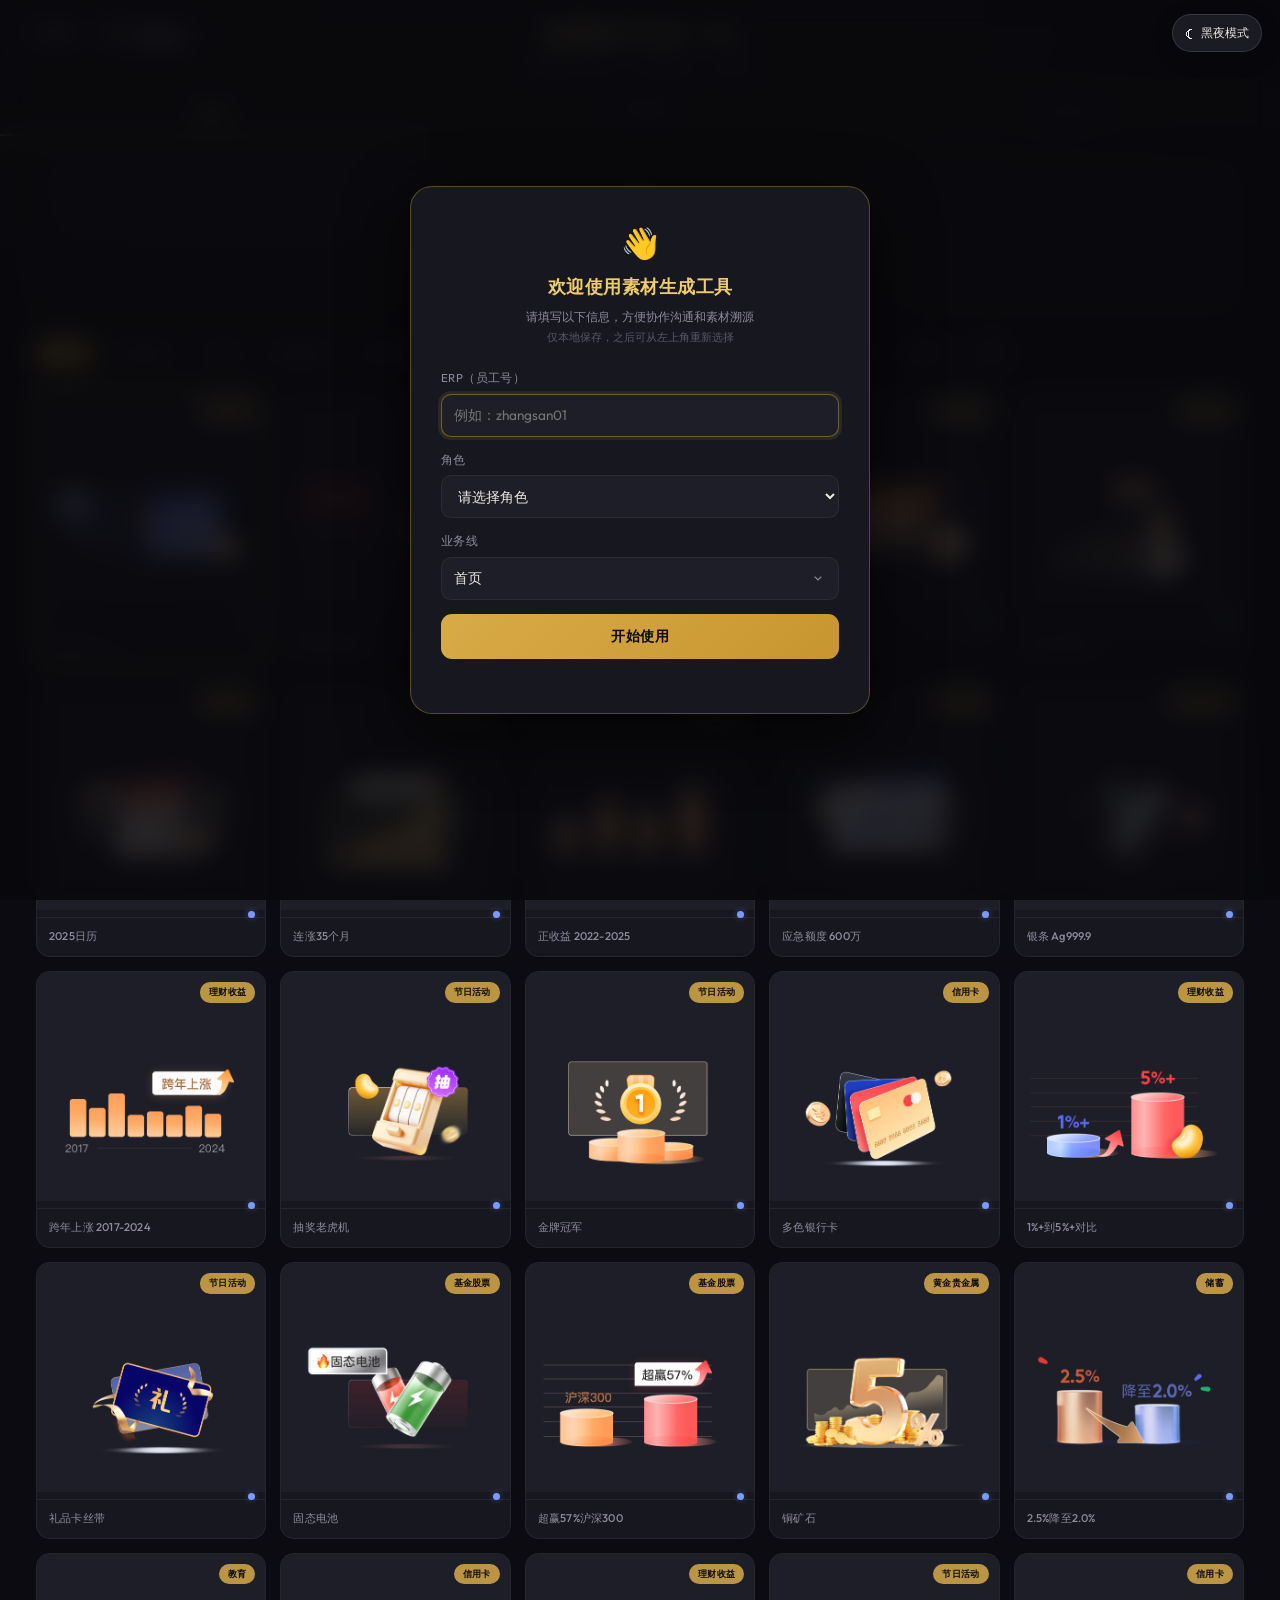
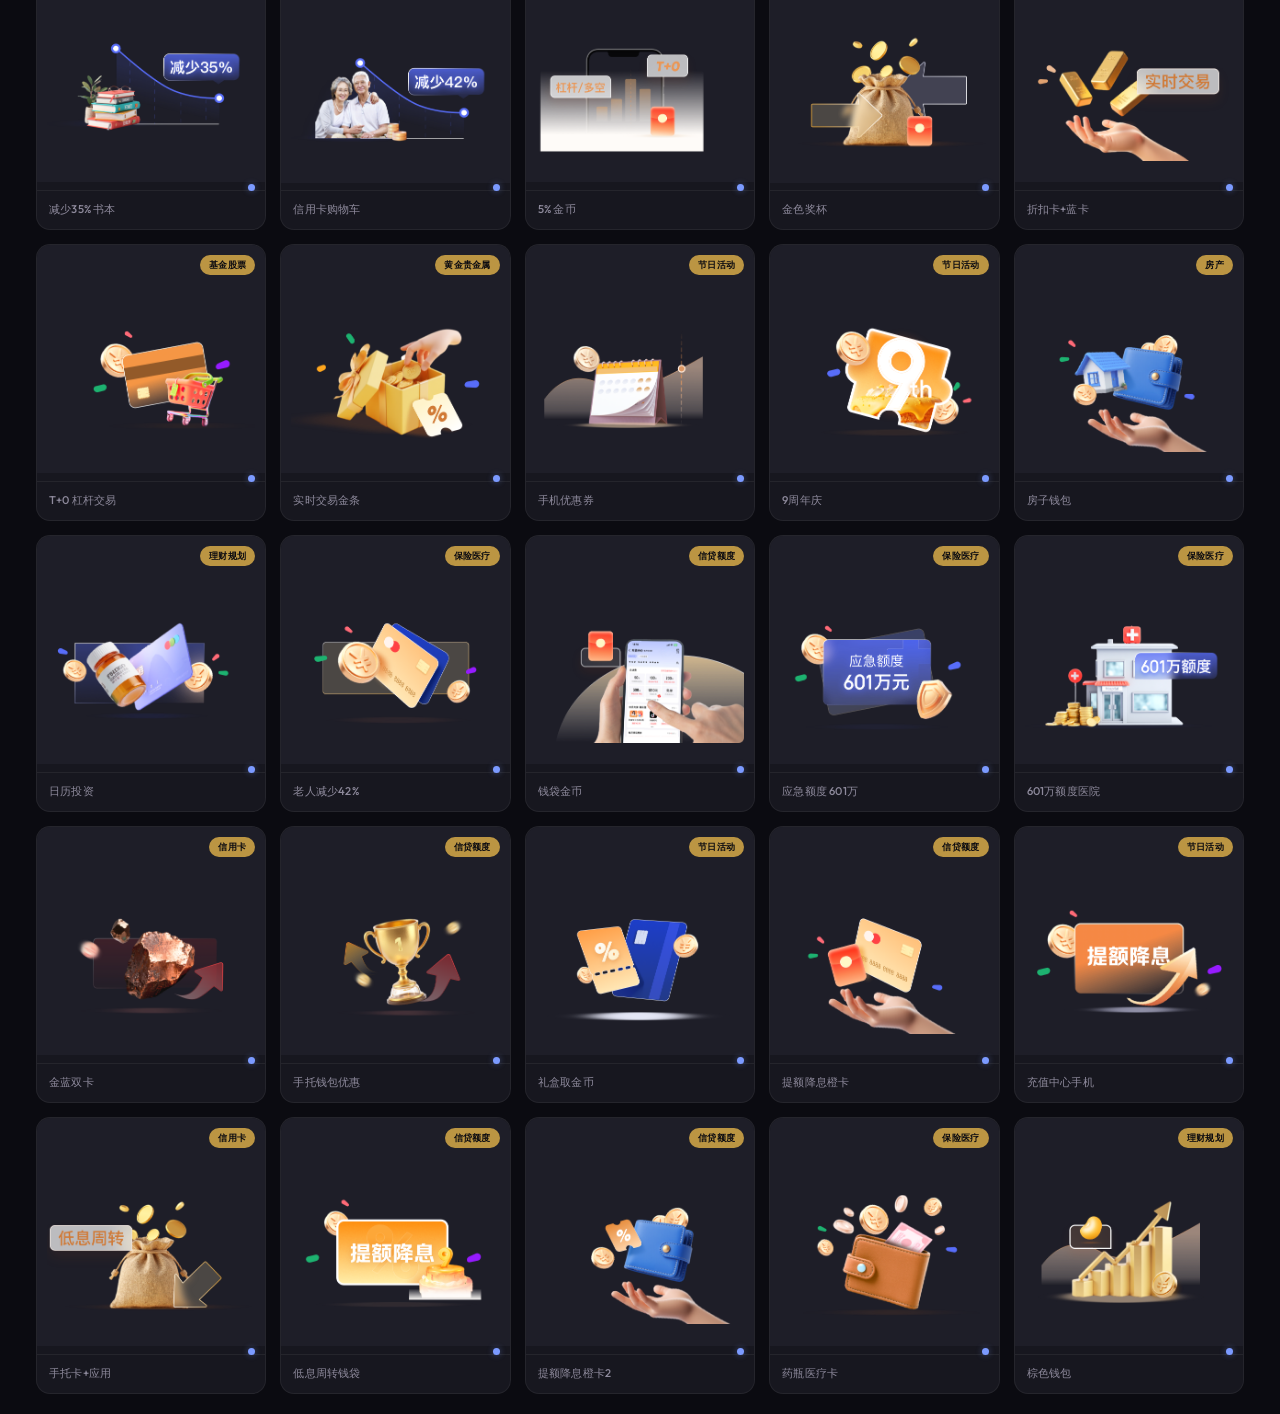
<file: index.html>
<!doctype html>
<html lang="zh-CN" data-page="workspace">
<head>
<meta charset="UTF-8"/>
<meta name="viewport" content="width=device-width,initial-scale=1"/>
<script>(function(){try{document.documentElement.dataset.theme=localStorage.getItem("sucai-theme")==="light"?"light":"dark"}catch(e){document.documentElement.dataset.theme="dark"}})();</script>
<title>素材生成 2.0 · 多模型工作台</title>
<link rel="preconnect" href="https://fonts.googleapis.com"/>
<link href="https://fonts.googleapis.com/css2?family=Outfit:wght@300;400;500;600;700;800&display=swap" rel="stylesheet"/>
<style>
*{box-sizing:border-box;margin:0;padding:0}
:root{
  --bg:#0B0B11;--bg2:#111118;--surface:#17171F;--elevated:#1E1E28;--hover:#262632;
  --border:rgba(255,255,255,.06);--border-active:rgba(216,171,72,.35);
  --gold:#D8AB48;--gold-l:#F0CC6A;--gold-dim:rgba(216,171,72,.12);--gold-glow:rgba(216,171,72,.06);
  --blue:#7B9AFF;--green:#5CE0A0;--red:#FF7B7B;--orange:#F0A050;
  --text:#EDE9E0;--text2:#8E8A9C;--muted:#5A566A;
  --radius:14px;--radius-lg:20px;
  --shadow:0 4px 32px rgba(0,0,0,.5);--shadow-lg:0 12px 48px rgba(0,0,0,.6);
  --glass:rgba(255,255,255,.03);
}
@keyframes fadeUp{from{opacity:0;transform:translateY(12px)}to{opacity:1;transform:translateY(0)}}
@keyframes fadeIn{from{opacity:0}to{opacity:1}}
@keyframes pulse{0%,100%{opacity:1}50%{opacity:.3}}
@keyframes spin{to{transform:rotate(360deg)}}
@keyframes shimmer{0%{background-position:-200% 0}100%{background-position:200% 0}}
@keyframes glowPulse{0%,100%{box-shadow:0 0 12px var(--gold-dim)}50%{box-shadow:0 0 24px rgba(216,171,72,.2)}}

body{
  font-family:"Outfit",-apple-system,"PingFang SC","Helvetica Neue",sans-serif;
  background:var(--bg);color:var(--text);line-height:1.6;
  display:flex;flex-direction:column;min-height:100vh;
  -webkit-font-smoothing:antialiased;
}
body::before{
  content:"";position:fixed;inset:0;z-index:-1;
  background:
    radial-gradient(ellipse 80% 50% at 20% 0%,rgba(216,171,72,.06),transparent),
    radial-gradient(ellipse 60% 40% at 80% 100%,rgba(123,154,255,.04),transparent),
    var(--bg);
}

/* ═══ Header ═══ */
header{
  position:sticky;top:0;z-index:100;
  padding:18px 24px;text-align:center;
  background:rgba(17,17,24,.85);
  backdrop-filter:blur(20px) saturate(1.4);-webkit-backdrop-filter:blur(20px) saturate(1.4);
  border-bottom:1px solid var(--border);
}
header::after{
  content:"";position:absolute;bottom:-1px;left:10%;right:10%;height:1px;
  background:linear-gradient(90deg,transparent,var(--gold) 30%,var(--gold) 70%,transparent);
  opacity:.4;
}
header h1{
  font-size:1.2rem;font-weight:700;letter-spacing:1.5px;
  color:var(--gold-l);text-transform:uppercase;
}
header p{font-size:.75rem;color:var(--text2);margin-top:3px;letter-spacing:.5px;font-weight:300}

.profile-corner{
  position:fixed;top:14px;left:18px;z-index:1000;
  display:flex;align-items:center;gap:8px;
}
.profile-back,.profile-summary{
  min-height:38px;border:1px solid var(--border);background:rgba(30,30,40,.88);
  color:var(--text);box-shadow:0 6px 22px rgba(0,0,0,.16);
  backdrop-filter:blur(14px);-webkit-backdrop-filter:blur(14px);
}
.profile-back{
  display:inline-flex;align-items:center;gap:6px;padding:7px 11px 7px 9px;border-radius:999px;
  font:500 .75rem/1 "Outfit","PingFang SC",sans-serif;cursor:pointer;
  transition:transform .22s,border-color .22s,background-color .22s,box-shadow .22s;
}
.profile-back:hover{transform:translateY(-1px);border-color:var(--border-active);box-shadow:0 8px 26px rgba(0,0,0,.2)}
.profile-back:focus-visible{outline:2px solid var(--gold);outline-offset:3px}
.profile-back svg{width:15px;height:15px;stroke:currentColor;stroke-width:1.8;fill:none;stroke-linecap:round;stroke-linejoin:round}
.profile-summary{
  display:flex;align-items:center;gap:7px;min-width:0;padding:6px 11px 6px 8px;border-radius:999px;
  cursor:default;
}
.profile-summary__avatar{
  display:grid;place-items:center;width:24px;height:24px;border-radius:50%;flex:0 0 auto;
  background:var(--gold-dim);color:var(--gold-l);font-size:.7rem;font-weight:700;
  border:1px solid var(--border-active);
}
.profile-summary__text{display:flex;flex-direction:column;min-width:0;line-height:1.05}
.profile-summary__label{font-size:.56rem;color:var(--muted);letter-spacing:.35px;margin-bottom:3px}
.profile-summary__value{font-size:.7rem;color:var(--text);font-weight:600;white-space:nowrap;max-width:180px;overflow:hidden;text-overflow:ellipsis}
@media(max-width:760px){
  .profile-corner{top:10px;left:10px;gap:6px}
  .profile-back{width:38px;padding:0;justify-content:center}
  .profile-back span{display:none}
  .profile-summary{padding-right:9px}
  .profile-summary__label{display:none}
  .profile-summary__value{max-width:82px}
}

/* Identity modal: managed business-line picker */
.tk-managed{position:relative}
.tk-managed-trigger{
  width:100%;min-height:43px;padding:10px 12px;display:flex;align-items:center;justify-content:space-between;gap:12px;
  border:1px solid var(--border);border-radius:10px;background:var(--elevated);color:var(--text);
  font:.85rem/1.4 "Outfit","PingFang SC",sans-serif;cursor:pointer;text-align:left;transition:.22s;
}
.tk-managed-trigger:hover,.tk-managed-trigger[aria-expanded="true"]{border-color:var(--border-active);box-shadow:0 0 0 3px var(--gold-dim)}
.tk-managed-trigger svg{width:16px;height:16px;flex:0 0 auto;stroke:var(--text2);fill:none;stroke-width:1.8;transition:transform .2s}
.tk-managed-trigger[aria-expanded="true"] svg{transform:rotate(180deg)}
.tk-managed-placeholder{color:var(--muted)}
.tk-managed-menu{
  position:absolute;top:calc(100% + 6px);left:0;right:0;z-index:8;padding:6px;
  border:1px solid var(--border-active);border-radius:12px;background:var(--surface);box-shadow:var(--shadow-lg);
  max-height:270px;overflow:auto;animation:fadeIn .16s ease;
}
.tk-managed-option-row{display:flex;align-items:center;gap:4px;border-radius:8px}
.tk-managed-option-row:hover{background:var(--hover)}
.tk-managed-option{
  width:100%;min-height:37px;padding:8px 9px;display:flex;align-items:center;justify-content:space-between;gap:10px;
  border:0;border-radius:8px;background:transparent;color:var(--text);font:.8rem/1.3 "Outfit","PingFang SC",sans-serif;
  cursor:pointer;text-align:left;transition:background-color .16s,color .16s;
}
.tk-managed-option:hover,.tk-managed-option[aria-selected="true"]{background:var(--gold-dim);color:var(--gold-l)}
.tk-managed-option-row .tk-managed-option{flex:1;min-width:0}
.tk-managed-option-row .tk-managed-option:hover{background:transparent}
.tk-system-tag{font-size:.56rem;color:var(--muted);padding:2px 6px;border:1px solid var(--border);border-radius:999px;letter-spacing:.2px}
.tk-delete-custom{
  width:30px;height:30px;display:grid;place-items:center;flex:0 0 auto;margin-right:4px;
  border:0;border-radius:7px;background:transparent;color:var(--muted);cursor:pointer;transition:.18s;
}
.tk-delete-custom:hover{background:rgba(255,123,123,.12);color:var(--red)}
.tk-delete-custom:focus-visible{outline:2px solid var(--red);outline-offset:1px}
.tk-delete-custom svg{width:15px;height:15px;fill:none;stroke:currentColor;stroke-width:1.7;stroke-linecap:round;stroke-linejoin:round}
.tk-custom-option-mark{font-size:.58rem;color:var(--gold-l);opacity:.85}

/* Operator-only one-line asset creator */
#operatorCreator{display:none}
body.operator-mode #panel-batch{padding-top:34px}
body.operator-mode #panel-batch.active{display:flex;flex-direction:column}
body.operator-mode #operatorCreator{display:block}
body.operator-mode #sectionApi{order:1}
body.operator-mode #operatorCreator{order:2}
body.operator-mode #sectionPromptBuilder{order:3}
body.operator-mode #sectionGenerated{order:4}
body.operator-mode #historySection{order:5}
body.operator-mode #sectionManualBatch{display:none}
body.operator-mode #sectionPromptBuilder{display:block;padding:18px}
body.operator-mode #sectionPromptBuilder> *{display:none}
body.operator-mode #sectionPromptBuilder>#assetPickerSection{display:block;margin:0}
body.operator-mode #generationOutputOptions{display:none}
body.operator-mode .gen-info,body.operator-mode .hist-prompt-row,body.operator-mode [data-act="reuse"]{display:none!important}
.operator-creator{
  padding:32px!important;background:
  radial-gradient(circle at 92% 8%,rgba(216,171,72,.14),transparent 32%),
  linear-gradient(145deg,var(--surface),var(--bg2));
}
.operator-kicker{display:flex;align-items:center;gap:8px;margin-bottom:9px;color:var(--gold-l);font-size:.68rem;font-weight:700;letter-spacing:1.3px;text-transform:uppercase}
.operator-kicker::before{content:"";width:20px;height:1px;background:var(--gold)}
.operator-creator h2{font-size:1.45rem!important;margin-bottom:7px!important;letter-spacing:.2px}
.operator-intro{color:var(--text2);font-size:.8rem;margin-bottom:25px}
.operator-model-matrix{display:flex;align-items:center;gap:8px;flex-wrap:wrap;margin:-12px 0 24px}
.operator-model-chip{appearance:none;display:inline-flex;align-items:center;gap:7px;padding:7px 11px;border:1px solid var(--border);border-radius:999px;background:var(--elevated);color:var(--text2);font:600 .63rem "Outfit","PingFang SC",sans-serif;cursor:pointer;transition:transform .18s,border-color .18s,background .18s,color .18s,box-shadow .18s}
.operator-model-chip::before{content:"";width:13px;height:13px;display:grid;place-items:center;flex:0 0 auto;border:1px solid var(--border-active);border-radius:50%;background:transparent;color:transparent;font-size:.5rem;font-weight:900;transition:.18s}
.operator-model-chip:hover{transform:translateY(-1px);border-color:var(--border-active);color:var(--text)}
.operator-model-chip.active{border-color:var(--gold);background:var(--gold-dim);color:var(--gold-l);box-shadow:0 0 0 2px rgba(216,171,72,.08)}
.operator-model-chip.active::before{content:"✓";border-color:var(--gold);background:var(--gold);color:#19130A;box-shadow:0 0 0 3px var(--gold-dim)}
.operator-model-chip:focus-visible{outline:none;box-shadow:0 0 0 3px var(--gold-dim)}
.operator-model-chip:disabled{cursor:not-allowed;opacity:.62;transform:none}
.designer-model-panel{margin:18px 0;padding:17px 18px;border:1px solid var(--border);border-radius:14px;background:linear-gradient(135deg,var(--elevated),rgba(216,171,72,.035))}
.designer-model-panel .operator-field-label{margin-bottom:13px}
.designer-model-panel .operator-model-matrix{margin:0}
.designer-model-panel .operator-model-chip{font-size:.69rem;padding:8px 12px}
.designer-batch-row{margin-top:12px}
.operator-field-label{display:flex;align-items:center;justify-content:space-between;margin-bottom:8px;color:var(--text2);font-size:.75rem;font-weight:600}
.operator-field-label span{color:var(--muted);font-size:.65rem;font-weight:400}
#operatorCopy{
  width:100%;height:48px;padding:0 16px;border:1px solid var(--border);border-radius:12px;
  background:var(--elevated);color:var(--text);font:.9rem "Outfit","PingFang SC",sans-serif;outline:none;transition:.22s;
}
#operatorCopy:focus{border-color:var(--gold);box-shadow:0 0 0 3px var(--gold-dim)}
#operatorCopy::placeholder{color:var(--muted)}
.placement-grid{display:grid;grid-template-columns:repeat(3,1fr);gap:12px;margin-top:10px}
.placement-card{
  min-height:112px;padding:14px;display:flex;align-items:center;gap:13px;border:1px solid var(--border);border-radius:14px;
  background:var(--elevated);color:var(--text);font-family:inherit;text-align:left;cursor:pointer;transition:.22s;position:relative;
}
.placement-card:hover{transform:translateY(-2px);border-color:var(--border-active)}
.placement-card.active{border-color:var(--gold);background:var(--gold-dim);box-shadow:0 0 0 2px var(--gold-dim)}
.placement-check{position:absolute;top:9px;right:9px;width:18px;height:18px;display:grid;place-items:center;border:1px solid var(--border);border-radius:50%;color:transparent;font-size:.6rem}
.placement-card.active .placement-check{background:var(--gold);border-color:var(--gold);color:#15110A}
.placement-shape-wrap{width:52px;height:58px;display:grid;place-items:center;flex:0 0 auto}
.placement-shape{display:block;border:1px solid var(--border-active);border-radius:7px;background:linear-gradient(135deg,rgba(216,171,72,.22),rgba(216,171,72,.05));box-shadow:inset 0 1px 0 rgba(255,255,255,.08)}
.placement-shape.banner{width:48px;height:41px}.placement-shape.large{width:46px;height:43px}.placement-shape.small{width:38px;height:38px}
.placement-copy strong{display:block;font-size:.78rem;line-height:1.35;margin-bottom:5px}
.placement-copy small{color:var(--muted);font-size:.66rem}
.operator-batch-row{
  display:flex;align-items:center;justify-content:space-between;gap:18px;margin-top:18px;padding:14px 16px;
  border:1px solid var(--border);border-radius:13px;background:linear-gradient(135deg,var(--elevated),rgba(216,171,72,.035));
}
.operator-batch-copy strong{display:block;color:var(--text);font-size:.76rem;margin-bottom:4px}
.operator-batch-copy span{display:block;color:var(--muted);font-size:.63rem;line-height:1.45}
#operatorBatchCount{
  width:148px;min-width:148px;height:40px;padding:0 34px 0 13px;border:1px solid var(--border-active);border-radius:10px;
  background-color:var(--surface);color:var(--text);font:600 .76rem "Outfit","PingFang SC",sans-serif;outline:none;cursor:pointer;
}
#operatorBatchCount:focus{border-color:var(--gold);box-shadow:0 0 0 3px var(--gold-dim)}
.operator-actions{display:flex;align-items:center;gap:14px;margin-top:24px}
#btnOperatorGenerate{min-width:156px;justify-content:center;font-size:.9rem;padding:12px 24px}
#btnOperatorStop{display:none}
.operator-service-status{font-size:.7rem;color:var(--muted)}
.operator-service-status.ready{color:var(--green)}
.operator-service-status.error{color:var(--red)}
.operator-rule-note{display:flex;align-items:center;gap:7px;margin-top:16px;color:var(--muted);font-size:.65rem}
.operator-rule-note svg{width:14px;height:14px;stroke:var(--gold-l);fill:none;stroke-width:1.8}
.dimension-badge{display:inline-flex;align-items:center;padding:3px 8px;border-radius:999px;background:var(--gold-dim);color:var(--gold-l);font-size:.58rem;font-weight:700;letter-spacing:.3px}
.gen-dim-row{padding:8px 12px 0;display:flex;align-items:center;gap:6px}
.model-badge{position:absolute;top:10px;left:10px;z-index:3;display:inline-flex;align-items:center;max-width:calc(100% - 88px);padding:5px 9px;border-radius:999px;background:rgba(28,24,18,.84);border:1px solid rgba(255,255,255,.18);box-shadow:0 4px 14px rgba(0,0,0,.18);backdrop-filter:blur(8px);color:#FFF3D6;font-size:.59rem;font-weight:700;letter-spacing:.15px;white-space:nowrap;overflow:hidden;text-overflow:ellipsis}
.gen-card{position:relative}
@media(max-width:720px){
  .operator-creator{padding:22px!important}.placement-grid{grid-template-columns:1fr}.placement-card{min-height:82px}
  .operator-batch-row{align-items:flex-start;flex-direction:column}.operator-batch-row #operatorBatchCount{width:100%}
  .operator-actions{align-items:stretch;flex-direction:column}.operator-actions .btn{width:100%}
}

/* ═══ Tabs ═══ */
.tabs{
  display:flex;gap:0;
  background:rgba(17,17,24,.9);
  backdrop-filter:blur(16px);-webkit-backdrop-filter:blur(16px);
  border-bottom:1px solid var(--border);
  position:sticky;top:57px;z-index:99;
}
.tab{
  flex:1;padding:13px 0;text-align:center;font-size:.8125rem;cursor:pointer;
  border-bottom:2px solid transparent;color:var(--muted);transition:.25s;
  font-weight:500;background:none;border-top:none;border-left:none;border-right:none;
  letter-spacing:.3px;
}
.tab.active{color:var(--gold-l);border-bottom-color:var(--gold)}
.tab:hover{color:var(--text)}

/* ═══ Panels ═══ */
.panel{display:none;padding:20px 16px;max-width:1240px;margin:0 auto;width:100%;animation:fadeUp .4s ease}
.panel.active{display:block}

/* ═══ Upload Zone ═══ */
.upload-zone{
  border:1.5px dashed rgba(255,255,255,.1);border-radius:var(--radius-lg);
  padding:28px;text-align:center;cursor:pointer;transition:.3s;
  margin-bottom:20px;background:var(--glass);position:relative;overflow:hidden;
}
.upload-zone::before{
  content:"";position:absolute;inset:0;
  background:linear-gradient(135deg,rgba(216,171,72,.03),transparent 60%);
  transition:.3s;opacity:0;
}
.upload-zone:hover,.upload-zone.dragover{border-color:var(--gold);background:rgba(216,171,72,.04)}
.upload-zone:hover::before,.upload-zone.dragover::before{opacity:1}
.upload-zone input[type="file"]{display:none}
.upload-zone .uz-icon{font-size:2rem;margin-bottom:6px;position:relative;filter:grayscale(.3)}
.upload-zone .uz-text{font-size:.875rem;color:var(--text);font-weight:500;position:relative}
.upload-zone .uz-hint{font-size:.7rem;color:var(--muted);margin-top:6px;position:relative}

/* ═══ Filter Bar ═══ */
.filter-bar{display:flex;flex-wrap:wrap;gap:8px;margin-bottom:20px}
.filter-btn{
  padding:6px 16px;border-radius:20px;font-size:.75rem;cursor:pointer;
  border:1px solid var(--border);background:var(--surface);color:var(--text2);
  transition:.25s;font-weight:500;letter-spacing:.2px;
}
.filter-btn:hover{border-color:rgba(255,255,255,.12);color:var(--text)}
.filter-btn.active{background:linear-gradient(135deg,var(--gold),#C89530);color:#0B0B11;border-color:transparent;font-weight:600}

/* ═══ Gallery ═══ */
.gallery{display:grid;grid-template-columns:repeat(auto-fill,minmax(195px,1fr));gap:14px}
.gallery-item{
  background:var(--surface);border-radius:var(--radius);overflow:hidden;
  border:1px solid var(--border);cursor:pointer;
  transition:transform .3s cubic-bezier(.23,1,.32,1),box-shadow .3s,border-color .3s;
  position:relative;
}
.gallery-item:hover{
  transform:translateY(-6px) scale(1.01);
  box-shadow:0 16px 40px rgba(0,0,0,.4);
  border-color:rgba(255,255,255,.1);
}
.gallery-item img{width:100%;aspect-ratio:1/1;object-fit:contain;background:var(--elevated);padding:10px;transition:filter .3s}
.gallery-item:hover img{filter:brightness(1.05)}
.gallery-item .label{
  padding:10px 12px;font-size:.7rem;color:var(--text2);
  border-top:1px solid var(--border);white-space:nowrap;overflow:hidden;text-overflow:ellipsis;
  font-weight:500;letter-spacing:.2px;
}
.gallery-item .cat-tag{
  position:absolute;top:10px;right:10px;font-size:.5625rem;
  background:rgba(216,171,72,.85);color:#0B0B11;padding:3px 9px;border-radius:10px;
  font-weight:600;letter-spacing:.3px;backdrop-filter:blur(8px);
}
.gallery-item.selected{border-color:var(--gold);box-shadow:0 0 0 1px var(--gold),0 0 20px var(--gold-dim)}
.gallery-item .prompt-badge{
  position:absolute;top:10px;left:10px;font-size:.5625rem;
  background:rgba(123,154,255,.8);color:#fff;padding:3px 9px;
  border-radius:10px;cursor:pointer;opacity:0;transition:.25s;z-index:2;
  font-weight:600;letter-spacing:.3px;backdrop-filter:blur(8px);
}
.gallery-item:hover .prompt-badge{opacity:1}
.gallery-item .has-prompt-dot{
  position:absolute;bottom:38px;right:10px;width:7px;height:7px;
  border-radius:50%;background:var(--blue);box-shadow:0 0 6px rgba(123,154,255,.4);
}

/* ═══ Editor ═══ */
.editor-layout{display:grid;grid-template-columns:360px 1fr;gap:24px}
@media(max-width:800px){.editor-layout{grid-template-columns:1fr}}
.phone-frame{
  width:360px;min-height:200px;
  background:var(--surface);border:1px solid var(--border);
  border-radius:36px;box-shadow:var(--shadow-lg);
  padding:20px 16px;display:flex;flex-direction:column;align-items:center;
  position:sticky;top:120px;align-self:start;
}
.phone-frame .notch{width:100px;height:5px;border-radius:3px;background:var(--elevated);margin-bottom:16px}
.card-preview{
  width:100%;border-radius:var(--radius);overflow:hidden;position:relative;
  background:linear-gradient(135deg,#f8f4ff 0%,#fff 100%);min-height:180px;
}
.card-preview .card-img{width:100%;max-height:260px;object-fit:contain}
.card-overlay{position:absolute;bottom:0;left:0;right:0;padding:16px 20px;background:linear-gradient(0deg,rgba(0,0,0,.4) 0%,transparent 100%);color:#fff}
.card-overlay.top{top:0;bottom:auto;background:linear-gradient(180deg,rgba(0,0,0,.3) 0%,transparent 100%)}
.card-overlay h3{font-size:1.1rem;font-weight:700;text-shadow:0 1px 6px rgba(0,0,0,.4)}
.card-overlay p{font-size:.8rem;opacity:.9;margin-top:2px}
.card-text-center{position:absolute;top:50%;left:50%;transform:translate(-50%,-50%);text-align:center;pointer-events:none}
.card-text-center .big-num{font-size:2rem;font-weight:800;color:#fff;text-shadow:0 2px 10px rgba(0,0,0,.4)}
.card-text-center .sub-text{font-size:.875rem;color:rgba(255,255,255,.9);margin-top:4px}

.form-section{
  background:var(--surface);border:1px solid var(--border);
  border-radius:var(--radius-lg);padding:24px;
}
.form-section h2{font-size:.9375rem;font-weight:600;margin-bottom:18px;color:var(--gold-l);letter-spacing:.3px}

/* ═══ Form Elements ═══ */
.field{margin-bottom:16px}
.field label{display:block;font-size:.75rem;color:var(--text2);margin-bottom:5px;font-weight:500;letter-spacing:.2px}
.field input,.field select,.field textarea{
  width:100%;padding:10px 14px;
  border:1px solid var(--border);border-radius:10px;
  font-size:.8125rem;font-family:inherit;transition:.25s;
  background:var(--elevated);color:var(--text);
}
.field input::placeholder,.field textarea::placeholder{color:var(--muted)}
.field select{cursor:pointer;appearance:auto}
.field select option{background:var(--surface);color:var(--text)}
.field input:focus,.field select:focus,.field textarea:focus{
  outline:none;border-color:var(--gold);
  box-shadow:0 0 0 3px var(--gold-dim);
}
.field textarea{min-height:80px;resize:vertical}
.color-row{display:flex;gap:10px;align-items:center}
.color-row input[type="color"]{width:40px;height:36px;border:1px solid var(--border);cursor:pointer;border-radius:8px;background:var(--elevated)}
.color-row span{font-size:.7rem;color:var(--muted) !important}

/* ═══ Buttons ═══ */
.btn{
  display:inline-flex;align-items:center;gap:6px;
  padding:10px 20px;border-radius:10px;font-size:.8125rem;cursor:pointer;
  border:none;font-family:inherit;font-weight:600;transition:.25s;letter-spacing:.2px;
}
.btn:disabled{opacity:.4;cursor:not-allowed}
.btn-primary{
  background:linear-gradient(135deg,var(--gold),#C89530);color:#0B0B11;
  box-shadow:0 2px 12px rgba(216,171,72,.2);
}
.btn-primary:hover:not(:disabled){
  box-shadow:0 4px 20px rgba(216,171,72,.35);transform:translateY(-1px);
}
.btn-outline{
  background:transparent;color:var(--text2);
  border:1px solid var(--border);
}
.btn-outline:hover:not(:disabled){border-color:var(--gold);color:var(--gold-l)}
.btn-blue{background:rgba(123,154,255,.15);color:var(--blue);border:1px solid rgba(123,154,255,.2)}
.btn-blue:hover:not(:disabled){background:rgba(123,154,255,.25);border-color:rgba(123,154,255,.4)}
.btn-gold-outline{background:transparent;color:var(--gold-l);border:1px solid rgba(216,171,72,.3)}
.btn-gold-outline:hover:not(:disabled){background:var(--gold-dim);border-color:var(--gold);transform:translateY(-1px)}
.btn-green{background:rgba(92,224,160,.12);color:var(--green);border:1px solid rgba(92,224,160,.2)}
.btn-green:hover:not(:disabled){background:rgba(92,224,160,.2);border-color:rgba(92,224,160,.4);transform:translateY(-1px)}
.btn-red{background:rgba(255,123,123,.12);color:var(--red);border:1px solid rgba(255,123,123,.2)}
.btn-red:hover:not(:disabled){background:rgba(255,123,123,.2)}
.actions{display:flex;flex-wrap:wrap;gap:10px;margin-top:18px}

/* ═══ Chips & Modes ═══ */
.overlay-text-mode{display:flex;gap:8px;margin-bottom:14px}
.mode-chip{
  padding:5px 14px;border-radius:8px;font-size:.7rem;cursor:pointer;
  border:1px solid var(--border);background:var(--elevated);color:var(--text2);
  transition:.25s;font-weight:500;
}
.mode-chip:hover{border-color:rgba(255,255,255,.12)}
.mode-chip.active{background:linear-gradient(135deg,var(--gold),#C89530);color:#0B0B11;border-color:transparent;font-weight:600}

/* ═══ Mini Gallery ═══ */
.mini-gallery{
  display:grid;grid-template-columns:repeat(4,1fr);gap:6px;max-height:300px;
  overflow-y:auto;padding:6px;border:1px solid var(--border);border-radius:10px;
  margin-top:6px;background:var(--bg2);
}
.mini-gallery img{
  width:100%;aspect-ratio:1;object-fit:contain;border-radius:8px;cursor:pointer;
  border:2px solid transparent;background:var(--elevated);transition:.2s;
}
.mini-gallery img:hover{border-color:rgba(255,255,255,.1)}
.mini-gallery img.picked{border-color:var(--gold);box-shadow:0 0 8px var(--gold-dim)}

/* ═══ AI Sections ═══ */
.ai-section{
  background:var(--surface);border:1px solid var(--border);
  border-radius:var(--radius-lg);padding:24px;margin-bottom:18px;
  position:relative;overflow:hidden;
}
.ai-section::before{
  content:"";position:absolute;top:0;left:0;right:0;height:1px;
  background:linear-gradient(90deg,transparent,rgba(216,171,72,.15) 30%,rgba(216,171,72,.15) 70%,transparent);
}
.ai-section h2{
  font-size:.9375rem;font-weight:600;margin-bottom:18px;color:var(--text);
  display:flex;align-items:center;gap:8px;letter-spacing:.2px;
}
.ai-section h2 .badge{
  font-size:.5625rem;padding:3px 10px;border-radius:10px;
  background:rgba(123,154,255,.15);color:var(--blue);font-weight:600;
  border:1px solid rgba(123,154,255,.2);letter-spacing:.3px;
}

.api-row{display:grid;grid-template-columns:1fr 1fr;gap:14px}
@media(max-width:640px){.api-row{grid-template-columns:1fr}}

.api-key-wrap{position:relative}
.api-key-wrap input{padding-right:40px}
.api-key-wrap .toggle-eye{
  position:absolute;right:10px;top:50%;transform:translateY(-50%);
  cursor:pointer;font-size:1rem;color:var(--muted);background:none;border:none;padding:4px;
  transition:.2s;
}
.api-key-wrap .toggle-eye:hover{color:var(--text2)}

.status-dot{display:inline-block;width:8px;height:8px;border-radius:50%;margin-right:6px}
.status-dot.ok{background:var(--green);box-shadow:0 0 6px rgba(92,224,160,.4)}
.status-dot.err{background:var(--red);box-shadow:0 0 6px rgba(255,123,123,.4)}
.status-dot.idle{background:var(--muted)}
.status-dot.loading{background:var(--gold);animation:pulse .8s infinite;box-shadow:0 0 8px var(--gold-dim)}

/* ═══ Prompt Presets ═══ */
.prompt-presets{display:flex;flex-wrap:wrap;gap:7px;margin-bottom:12px}
.prompt-preset{
  padding:5px 14px;border-radius:8px;font-size:.7rem;cursor:pointer;
  border:1px solid var(--border);background:var(--elevated);color:var(--text2);
  transition:.25s;font-weight:500;
}
.prompt-preset:hover{border-color:var(--gold);color:var(--gold-l);background:var(--gold-glow)}

/* ═══ Gen Results ═══ */
.gen-results{display:grid;grid-template-columns:repeat(auto-fill,minmax(240px,1fr));gap:14px;margin-top:18px}
.gen-card{
  background:var(--surface);border-radius:var(--radius);overflow:hidden;
  border:1px solid var(--border);transition:.3s cubic-bezier(.23,1,.32,1);position:relative;
}
.gen-card:hover{transform:translateY(-4px);box-shadow:var(--shadow);border-color:rgba(255,255,255,.1)}
.gen-card img{width:100%;aspect-ratio:1;object-fit:contain;background:var(--elevated)}
.gen-card .gen-info{padding:10px 14px;font-size:.7rem;color:var(--muted);letter-spacing:.1px}
.gen-card .gen-actions{padding:0 14px 12px;display:flex;gap:6px;flex-wrap:wrap}
.gen-card .gen-status{
  position:absolute;top:10px;right:10px;font-size:.5625rem;padding:3px 10px;
  border-radius:10px;color:#fff;font-weight:600;letter-spacing:.3px;
  backdrop-filter:blur(8px);
}
.gen-card .gen-status.done{background:rgba(92,224,160,.7)}
.gen-card .gen-status.generating{background:rgba(216,171,72,.7);animation:glowPulse 1.5s infinite}
.gen-card .gen-status.failed{background:rgba(255,123,123,.7)}

.gen-placeholder{
  aspect-ratio:1;display:flex;align-items:center;justify-content:center;
  background:var(--elevated);color:var(--muted);font-size:.8125rem;flex-direction:column;gap:10px;
}
.spinner{
  width:32px;height:32px;border:2px solid var(--border);border-top-color:var(--gold);
  border-radius:50%;animation:spin .8s linear infinite;
}

/* ═══ History Section ═══ */
.history-header{display:flex;align-items:center;flex-wrap:wrap;gap:8px}
.tag-gold{background:var(--gold-dim);color:var(--gold-l);border:1px solid rgba(216,171,72,.2)}
.history-filters{display:flex;gap:6px;flex-wrap:wrap;margin:12px 0 4px}
.history-filters .hf-btn{
  padding:5px 14px;font-size:.75rem;border-radius:10px;border:1px solid var(--border);
  background:var(--surface);color:var(--text2);cursor:pointer;transition:.2s;
}
.history-filters .hf-btn:hover{border-color:var(--gold);color:var(--gold-l)}
.history-filters .hf-btn.active{background:var(--gold-dim);border-color:var(--gold);color:var(--gold-l);font-weight:600}
.hist-card{position:relative}
.hist-card .hist-date{
  padding:6px 14px 0;font-size:.625rem;color:var(--muted);letter-spacing:.3px;
}
.hist-card .hist-prompt-row{
  padding:6px 14px;font-size:.6875rem;color:var(--text2);line-height:1.5;
  display:flex;align-items:flex-start;gap:6px;
}
.hist-card .hist-prompt-text{
  flex:1;overflow:hidden;display:-webkit-box;-webkit-line-clamp:2;-webkit-box-orient:vertical;
  word-break:break-all;
}
.hist-card .hist-edit-btn{
  flex-shrink:0;background:none;border:1px solid var(--border);color:var(--text2);
  font-size:.625rem;padding:2px 8px;border-radius:6px;cursor:pointer;transition:.2s;
  white-space:nowrap;
}
.hist-card .hist-edit-btn:hover{border-color:var(--gold);color:var(--gold-l)}

.progress-bar{height:3px;background:var(--elevated);border-radius:2px;overflow:hidden;margin-top:14px}
.progress-bar .fill{height:100%;background:linear-gradient(90deg,var(--gold),var(--gold-l));border-radius:2px;transition:width .3s;width:0}

/* ═══ Batch ═══ */
.batch-grid{display:grid;grid-template-columns:repeat(auto-fill,minmax(280px,1fr));gap:16px}
.batch-card{background:var(--surface);border:1px solid var(--border);border-radius:var(--radius);overflow:hidden}
.batch-card .batch-img{width:100%;aspect-ratio:16/10;object-fit:contain;background:var(--elevated);padding:8px}
.batch-card .batch-info{padding:12px 16px}
.batch-card .batch-info h4{font-size:.8125rem;font-weight:600;color:var(--text)}
.batch-card .batch-info p{font-size:.7rem;color:var(--muted);margin-top:4px}
.batch-card .batch-actions{padding:0 16px 14px;display:flex;gap:8px}

.empty-state{text-align:center;padding:48px 20px;color:var(--muted)}
.empty-state .icon{font-size:2rem;margin-bottom:10px;filter:grayscale(.5)}

/* ═══ Toast ═══ */
.toast{
  position:fixed;bottom:28px;left:50%;transform:translateX(-50%) translateY(80px);
  background:var(--surface);color:var(--gold-l);padding:12px 28px;border-radius:12px;
  font-size:.8125rem;z-index:999;opacity:0;transition:.35s cubic-bezier(.23,1,.32,1);
  pointer-events:none;border:1px solid var(--border);
  box-shadow:0 8px 32px rgba(0,0,0,.5);backdrop-filter:blur(12px);
  font-weight:500;letter-spacing:.2px;
}
.toast.show{opacity:1;transform:translateX(-50%) translateY(0)}

/* ═══ Utilities ═══ */
.hint{font-size:.7rem;color:var(--muted);margin-top:5px;line-height:1.5}
.warn{font-size:.7rem;color:var(--orange);margin-top:5px}
.sep{height:1px;background:var(--border);margin:22px 0}
.tag{display:inline-block;padding:3px 10px;border-radius:8px;font-size:.625rem;font-weight:600;letter-spacing:.3px}
.tag-orange{background:rgba(240,160,80,.1);color:var(--orange);border:1px solid rgba(240,160,80,.15)}
.tag-blue{background:rgba(123,154,255,.1);color:var(--blue);border:1px solid rgba(123,154,255,.15)}
.tag-green{background:rgba(92,224,160,.1);color:var(--green);border:1px solid rgba(92,224,160,.15)}

.collapse-toggle{cursor:pointer;user-select:none;display:flex;align-items:center;gap:6px}
.collapse-toggle .arrow{transition:transform .25s;font-size:.75rem;color:var(--muted)}
.collapse-toggle .arrow.open{transform:rotate(90deg);color:var(--gold)}
.collapse-body{overflow:hidden;transition:max-height .35s;max-height:0}
.collapse-body.open{max-height:2000px}

/* ═══ Modal ═══ */
.modal-overlay{
  position:fixed;top:0;left:0;right:0;bottom:0;
  background:rgba(0,0,0,.7);backdrop-filter:blur(8px);-webkit-backdrop-filter:blur(8px);
  z-index:200;display:flex;align-items:center;justify-content:center;
  animation:fadeIn .2s;
}
.modal-box{
  background:var(--surface);border:1px solid var(--border);
  border-radius:var(--radius-lg);padding:28px;
  width:92%;max-width:560px;max-height:85vh;overflow-y:auto;
  box-shadow:var(--shadow-lg);
}
.modal-box h3{
  font-size:.9375rem;font-weight:600;margin-bottom:18px;color:var(--gold-l);
  display:flex;align-items:center;justify-content:space-between;letter-spacing:.3px;
}
.modal-close{background:none;border:none;font-size:1.2rem;cursor:pointer;color:var(--muted);padding:4px 8px;border-radius:6px;transition:.2s}
.modal-close:hover{background:var(--elevated);color:var(--text)}
.modal-preview-img{width:100%;max-height:200px;object-fit:contain;border-radius:12px;background:var(--elevated);margin-bottom:18px}

/* ═══ Collapsible Asset Picker ═══ */
.asset-picker-section{
  margin-bottom:18px;border:1px solid var(--border);border-radius:14px;
  background:var(--surface);overflow:hidden;transition:border-color .25s,box-shadow .25s;
}
.asset-picker-section.is-open{border-color:rgba(123,154,255,.28);box-shadow:0 8px 26px rgba(0,0,0,.08)}
.asset-picker-toggle{
  width:100%;display:flex;align-items:center;gap:12px;padding:12px 14px;
  border:0;background:transparent;color:var(--text);font-family:inherit;text-align:left;
  cursor:pointer;transition:background .2s;
}
.asset-picker-toggle:hover{background:var(--elevated)}
.asset-picker-toggle:focus-visible{outline:2px solid var(--blue);outline-offset:-3px}
.asset-picker-toggle .apt-icon{
  width:34px;height:34px;display:flex;align-items:center;justify-content:center;flex-shrink:0;
  border-radius:9px;background:rgba(123,154,255,.12);color:var(--blue);font-size:1rem;font-weight:700;
}
.asset-picker-toggle .apt-copy{display:flex;flex:1;min-width:0;flex-direction:column;gap:2px}
.asset-picker-toggle .apt-title{font-size:.8125rem;font-weight:600;color:var(--text)}
.asset-picker-toggle .apt-desc{font-size:.6875rem;font-weight:400;color:var(--muted)}
.asset-picker-toggle .apt-status{
  max-width:180px;padding:4px 9px;border-radius:999px;background:var(--elevated);
  color:var(--text2);font-size:.625rem;white-space:nowrap;overflow:hidden;text-overflow:ellipsis;
}
.asset-picker-toggle .apt-arrow{font-size:.9rem;color:var(--muted);transition:transform .25s;line-height:1}
.asset-picker-section.is-open .apt-arrow{transform:rotate(180deg)}
.asset-picker-body{display:none;padding:12px;border-top:1px solid var(--border);background:var(--bg2)}
.asset-picker-section.is-open .asset-picker-body{display:block;animation:fadeUp .24s ease}
.asset-picker-helper{font-size:.6875rem;color:var(--muted);margin:0 0 9px 2px}
.asset-picker{
  display:grid;grid-template-columns:repeat(auto-fill,minmax(78px,1fr));
  gap:8px;max-height:250px;overflow-y:auto;padding:2px 5px 2px 2px;
  border:0;border-radius:10px;background:transparent;
}
.asset-picker .ap-item{
  position:relative;cursor:pointer;border-radius:8px;overflow:hidden;
  border:2px solid transparent;transition:.2s;background:var(--surface);
  padding:0;color:inherit;font-family:inherit;text-align:inherit;
}
.asset-picker .ap-item:hover{border-color:rgba(255,255,255,.08);transform:scale(1.04)}
.asset-picker .ap-item.picked{border-color:var(--blue);box-shadow:0 0 0 2px rgba(123,154,255,.2)}
.asset-picker .ap-item img{width:100%;aspect-ratio:1;object-fit:contain;display:block;background:var(--elevated)}
.asset-picker .ap-item .ap-label{
  font-size:.5rem;padding:3px 4px;white-space:nowrap;overflow:hidden;text-overflow:ellipsis;
  text-align:center;color:var(--muted);background:var(--surface);font-weight:500;
}
.asset-picker .ap-item .ap-has-prompt{
  position:absolute;top:3px;right:3px;width:6px;height:6px;
  border-radius:50%;background:var(--blue);box-shadow:0 0 4px rgba(123,154,255,.4);
}
.selected-asset-bar{
  display:flex;align-items:center;gap:11px;padding:9px 10px;
  border-top:1px solid var(--border);background:linear-gradient(135deg,rgba(123,154,255,.07),transparent);
  position:relative;overflow:hidden;
}
.selected-asset-bar::before{
  content:"";position:absolute;left:0;top:10px;bottom:10px;width:2px;border-radius:2px;background:var(--blue);
}
.selected-asset-bar .sab-thumb-wrap{
  position:relative;flex-shrink:0;
  width:48px;height:48px;border-radius:10px;
  background:var(--elevated);border:1px solid var(--border);
  display:flex;align-items:center;justify-content:center;
  overflow:hidden;
}
.selected-asset-bar .sab-thumb-wrap::after{
  content:"";position:absolute;inset:0;
  border-radius:12px;
  box-shadow:inset 0 0 10px rgba(123,154,255,.06);
  pointer-events:none;
}
.selected-asset-bar .sab-thumb-wrap img{
  width:100%;height:100%;object-fit:contain;padding:4px;
}
.selected-asset-bar .sab-body{flex:1;min-width:0;display:flex;flex-direction:column;gap:4px}
.selected-asset-bar .sab-top{display:flex;align-items:center;gap:8px}
.selected-asset-bar .sab-tag{
  font-size:.5625rem;font-weight:700;letter-spacing:.5px;text-transform:uppercase;
  color:var(--blue);background:rgba(123,154,255,.1);
  padding:3px 8px;border-radius:6px;border:1px solid rgba(123,154,255,.16);
  white-space:nowrap;
}
.selected-asset-bar .sab-name{
  font-size:.8125rem;font-weight:600;color:var(--text);
  white-space:nowrap;overflow:hidden;text-overflow:ellipsis;
}
.selected-asset-bar .sab-hint{font-size:.6875rem;color:var(--text2);line-height:1.4;white-space:nowrap;overflow:hidden;text-overflow:ellipsis}
.selected-asset-bar .sab-prompt-preview{
  font-size:.625rem;color:var(--muted);
  white-space:nowrap;overflow:hidden;text-overflow:ellipsis;
  margin-top:2px;font-style:italic;max-width:400px;
}
.selected-asset-bar .sab-clear{
  flex-shrink:0;width:32px;height:32px;
  display:flex;align-items:center;justify-content:center;
  background:var(--elevated);border:1px solid var(--border);
  border-radius:8px;cursor:pointer;color:var(--muted);
  font-size:.875rem;transition:.25s;
}
.selected-asset-bar .sab-actions{display:flex;align-items:center;gap:7px;flex-shrink:0}
.selected-asset-bar .sab-ref-toggle{
  height:32px;display:inline-flex;align-items:center;gap:7px;padding:0 10px;
  border:1px solid var(--border);border-radius:8px;background:var(--elevated);color:var(--text2);
  font-family:inherit;font-size:.6875rem;font-weight:500;cursor:pointer;transition:.2s;
}
.selected-asset-bar .sab-ref-toggle:hover{border-color:rgba(123,154,255,.3);color:var(--text)}
.selected-asset-bar .sab-ref-toggle.active{
  color:var(--green);background:rgba(92,224,160,.1);border-color:rgba(92,224,160,.24);
}
.selected-asset-bar .srt-switch{
  width:27px;height:16px;display:inline-flex;align-items:center;padding:2px;border-radius:999px;
  background:var(--muted);transition:.22s;flex-shrink:0;
}
.selected-asset-bar .srt-switch::after{
  content:"";width:12px;height:12px;border-radius:50%;background:#fff;box-shadow:0 1px 3px rgba(0,0,0,.24);
  transition:transform .22s;
}
.selected-asset-bar .sab-ref-toggle.active .srt-switch{background:var(--green)}
.selected-asset-bar .sab-ref-toggle.active .srt-switch::after{transform:translateX(11px)}
.selected-asset-bar .sab-change{
  height:32px;padding:0 11px;border:1px solid rgba(123,154,255,.2);border-radius:8px;
  background:rgba(123,154,255,.1);color:var(--blue);font-family:inherit;font-size:.6875rem;
  font-weight:600;cursor:pointer;transition:.2s;
}
.selected-asset-bar .sab-change:hover{background:rgba(123,154,255,.18);border-color:rgba(123,154,255,.36)}
.selected-asset-bar .sab-clear:hover{
  background:rgba(255,123,123,.1);border-color:rgba(255,123,123,.2);color:var(--red);
}
@media(max-width:640px){
  .asset-picker-toggle .apt-desc{display:none}
  .asset-picker-toggle .apt-status{max-width:92px}
  .asset-picker{grid-template-columns:repeat(auto-fill,minmax(72px,1fr));max-height:230px}
  .selected-asset-bar .sab-hint{display:none}
  .selected-asset-bar .srt-label{display:none}
  .selected-asset-bar .sab-ref-toggle{padding:0 7px}
  .selected-asset-bar .sab-change{padding:0 9px}
}

/* ═══ Batch Upload Items ═══ */
.upload-item{display:flex;gap:14px;padding:14px 0;border-bottom:1px solid var(--border)}
.upload-item:last-child{border-bottom:none}
.upload-item .ui-thumb{width:80px;height:80px;object-fit:contain;border-radius:10px;background:var(--elevated);flex-shrink:0;border:1px solid var(--border)}
.upload-item .ui-fields{flex:1;min-width:0}
.upload-item .ui-fields input{margin-bottom:8px}
.upload-item .ui-fields textarea{min-height:50px;font-size:.7rem;margin-bottom:6px}
.upload-item .ui-row{display:flex;gap:6px;align-items:center;flex-wrap:wrap}
.upload-item .ui-status{font-size:.625rem;color:var(--muted);font-weight:500}
.recognize-key-row{display:flex;gap:10px;align-items:end;margin-bottom:14px}
.recognize-key-row .field{flex:1;margin-bottom:0}

/* ═══ Scrollbar ═══ */
::-webkit-scrollbar{width:6px;height:6px}
::-webkit-scrollbar-track{background:transparent}
::-webkit-scrollbar-thumb{background:rgba(255,255,255,.08);border-radius:3px}
::-webkit-scrollbar-thumb:hover{background:rgba(255,255,255,.14)}
</style>
<link rel="stylesheet" href="assets/theme.css"/>
<script src="assets/theme.js" defer></script>
</head>
<body>

<div class="profile-corner" aria-label="当前身份">
  <button class="profile-back" id="profileBackButton" type="button" aria-label="返回并重新选择身份" title="返回并重新选择身份">
    <svg viewBox="0 0 24 24" aria-hidden="true"><path d="M15 18l-6-6 6-6"/><path d="M9 12h10"/></svg>
    <span>返回</span>
  </button>
  <div class="profile-summary" id="profileSummary" title="当前身份">
    <span class="profile-summary__avatar" id="profileAvatar" aria-hidden="true">…</span>
    <span class="profile-summary__text">
      <span class="profile-summary__label">当前身份</span>
      <strong class="profile-summary__value" id="profileIdentity">身份读取中</strong>
    </span>
  </div>
</div>

<header>
  <h1>批量素材工作台 · 2.0</h1>
  <p>五模型同步生图 &nbsp;·&nbsp; 可视化编辑 &nbsp;·&nbsp; 一键导出</p>
</header>

<div class="tabs">
  <button class="tab active" data-panel="gallery">素材库</button>
  <button class="tab" data-panel="editor">卡片编辑器</button>
  <button class="tab" data-panel="batch">AI 批量生成</button>
</div>

<!-- ═══ Panel 1: Gallery ═══ -->
<div class="panel active" id="panel-gallery">
  <div class="upload-zone" id="uploadZone">
    <div class="uz-icon">&#x1F4E4;</div>
    <div class="uz-text">点击或拖拽上传素材图片</div>
    <div class="uz-hint">支持 PNG / JPG / WebP，可一次选择多张。上传后支持 AI 自动识别 Prompt</div>
    <input type="file" id="uploadInput" accept="image/*" multiple/>
  </div>
  <div class="filter-bar" id="filterBar"></div>
  <div class="gallery" id="galleryGrid"></div>
</div>

<!-- ═══ Panel 2: Editor ═══ -->
<div class="panel" id="panel-editor">
  <div class="editor-layout">
    <div class="phone-frame">
      <div class="notch"></div>
      <div class="card-preview" id="cardPreview">
        <img class="card-img" id="previewImg" src="" alt=""/>
        <div class="card-overlay top" id="overlayTop" style="display:none"><p id="overlayTopText"></p></div>
        <div class="card-overlay" id="overlayBottom" style="display:none"><h3 id="overlayTitle"></h3><p id="overlaySub"></p></div>
        <div class="card-text-center" id="overlayCenter" style="display:none">
          <div class="big-num" id="overlayCenterNum"></div>
          <div class="sub-text" id="overlayCenterSub"></div>
        </div>
      </div>
    </div>
    <div class="form-section">
      <h2>卡片配置</h2>
      <div class="field">
        <label>选择插画素材（点击缩略图）</label>
        <div class="mini-gallery" id="miniGallery"></div>
      </div>
      <div class="field">
        <label>文字叠加模式</label>
        <div class="overlay-text-mode" id="textMode">
          <span class="mode-chip active" data-mode="none">无文字</span>
          <span class="mode-chip" data-mode="bottom">底部标题</span>
          <span class="mode-chip" data-mode="center">居中数字</span>
          <span class="mode-chip" data-mode="top">顶部标签</span>
        </div>
      </div>
      <div id="fieldsBottom" style="display:none">
        <div class="field"><label>标题</label><input type="text" id="inputTitle" value="收益爆品" placeholder="如：收益爆品"/></div>
        <div class="field"><label>副标题</label><input type="text" id="inputSub" value="年化 2.5% 起" placeholder="如：年化 2.5% 起"/></div>
      </div>
      <div id="fieldsCenter" style="display:none">
        <div class="field"><label>主数字</label><input type="text" id="inputNum" value="6%+" placeholder="如：6%+"/></div>
        <div class="field"><label>说明文字</label><input type="text" id="inputNumSub" value="预期年化收益" placeholder="如：预期年化收益"/></div>
      </div>
      <div id="fieldsTop" style="display:none">
        <div class="field"><label>顶部标签</label><input type="text" id="inputTopLabel" value="热门推荐" placeholder="如：热门推荐"/></div>
      </div>
      <div class="field">
        <label>卡片背景</label>
        <div class="color-row">
          <input type="color" id="cardBg1" value="#f8f4ff"/><span style="font-size:.75rem;color:var(--muted)">起始色</span>
          <input type="color" id="cardBg2" value="#ffffff"/><span style="font-size:.75rem;color:var(--muted)">结束色</span>
        </div>
      </div>
      <div class="field"><label>圆角大小</label><input type="range" id="cardRadius" min="0" max="32" value="16" style="width:100%"/></div>
      <div class="actions">
        <button class="btn btn-primary" id="btnAddBatch">添加到下方列表</button>
        <button class="btn btn-blue" id="btnDownload">下载当前卡片</button>
      </div>
    </div>
  </div>
</div>

<!-- ═══ Panel 3: AI Batch ═══ -->
<div class="panel" id="panel-batch">

  <div class="ai-section operator-creator" id="operatorCreator">
    <div class="operator-kicker">运营素材快捷生成</div>
    <h2>一句文案，直接生成可投放素材</h2>
    <p class="operator-intro">选择需要参与生成的模型，再输入一次营销诉求；风格、构图与尺寸规则会自动完成。</p>
    <div class="operator-model-matrix" id="operatorModelMatrix" role="group" aria-label="选择参与生成的模型">
      <button class="operator-model-chip active" type="button" data-model-key="gpt-image-2" aria-pressed="true">GPT Image 2</button>
      <button class="operator-model-chip" type="button" data-model-key="seedream-5-pro" aria-pressed="false">Seedream 5.0 Pro</button>
      <button class="operator-model-chip" type="button" data-model-key="banana-2-flash" aria-pressed="false">香蕉 2 Flash</button>
      <button class="operator-model-chip" type="button" data-model-key="banana-pro" aria-pressed="false">香蕉 Pro</button>
      <button class="operator-model-chip" type="button" data-model-key="banana-flash" aria-pressed="false">香蕉 Flash</button>
    </div>
    <div class="operator-field-label"><label for="operatorCopy">营销文案</label><span>一句话即可，建议 30 字以内</span></div>
    <input id="operatorCopy" type="text" maxlength="60" autocomplete="off" placeholder="例如：新春理财收益翻倍，限时加息"/>
    <div class="operator-field-label" style="margin-top:20px"><span style="color:var(--text2);font-size:.75rem;font-weight:600">素材投放位置</span><span>将自动输出准确像素尺寸</span></div>
    <div class="placement-grid" id="operatorPlacements" role="radiogroup" aria-label="素材投放位置">
      <button class="placement-card" type="button" role="radio" aria-checked="false" data-placement="banner">
        <span class="placement-check">✓</span><span class="placement-shape-wrap"><span class="placement-shape banner"></span></span>
        <span class="placement-copy"><strong>Banner</strong><small>500 × 500 px</small></span>
      </button>
      <button class="placement-card" type="button" role="radio" aria-checked="false" data-placement="home-large">
        <span class="placement-check">✓</span><span class="placement-shape-wrap"><span class="placement-shape large"></span></span>
        <span class="placement-copy"><strong>首页二屏一拖二大卡</strong><small>460 × 410 px</small></span>
      </button>
      <button class="placement-card" type="button" role="radio" aria-checked="false" data-placement="home-small">
        <span class="placement-check">✓</span><span class="placement-shape-wrap"><span class="placement-shape small"></span></span>
        <span class="placement-copy"><strong>首页二屏一拖二小卡</strong><small>225 × 225 px</small></span>
      </button>
    </div>
    <div class="operator-batch-row">
      <div class="operator-batch-copy">
        <strong>每个模型生成数量</strong>
        <span id="operatorBatchSummary">已选 1 个模型 · 本次预计生成 1 张；可随时停止，已完成素材会保留</span>
      </div>
      <select id="operatorBatchCount" aria-label="每个模型生成数量">
        <option value="1" selected>1 张</option>
        <option value="2">2 张</option>
        <option value="4">4 张</option>
        <option value="8">8 张</option>
        <option value="20">20 张</option>
        <option value="50">50 张</option>
      </select>
    </div>
    <div class="operator-actions">
      <button class="btn btn-primary" id="btnOperatorGenerate" type="button">1 个模型共生成 1 张</button>
      <button class="btn btn-red" id="btnOperatorStop" type="button">停止生成</button>
      <span class="operator-service-status" id="operatorServiceStatus">正在检查生成服务…</span>
    </div>
    <div class="operator-rule-note">
      <svg viewBox="0 0 24 24" aria-hidden="true"><path d="M12 3 4 6v5c0 5 3.4 8.5 8 10 4.6-1.5 8-5 8-10V6l-8-3Z"/><path d="m9 12 2 2 4-4"/></svg>
      已内置 3D 电商营销素材规范，自动控制视觉元素、材质、构图和输出尺寸
    </div>
  </div>

  <!-- API Settings -->
  <div class="ai-section" id="sectionApi">
    <h2 class="collapse-toggle" data-target="apiBody">
      <span class="arrow open">&#9654;</span>
      API 配置
      <span id="apiStatusLabel"><span class="status-dot idle"></span>未配置</span>
    </h2>
    <div class="collapse-body open" id="apiBody">
      <div class="api-row">
        <div class="field">
          <label>AI 服务商</label>
          <select id="aiProvider">
            <option value="seedream">火山方舟 · Seedream（最新）</option>
            <option value="gemini">Google Gemini · Nano Banana</option>
            <option value="qwen">阿里云百炼 · 万相 / Qwen Image</option>
            <option value="openai">OpenAI · GPT Image</option>
            <option value="jdcloud-lingjing">京东云灵境 · GPT Image 2</option>
            <option value="openai-compat">OpenAI 兼容接口（中转/自建）</option>
            <option value="jimeng">即梦旧版视觉 API（兼容）</option>
          </select>
        </div>
        <div class="field">
          <label>模型</label>
          <select id="aiModel"></select>
        </div>
      </div>
      <div class="field" id="fieldCustomEndpoint" style="display:none">
        <label>自定义 API 地址</label>
        <input type="text" id="aiEndpoint" placeholder="https://your-proxy.com/v1/images/generations"/>
        <p class="hint">填写完整的图片生成 API 地址，需兼容 OpenAI 格式</p>
      </div>
      <div class="field" id="fieldRegion" style="display:none">
        <label>地域</label>
        <select id="aiRegion">
          <option value="cn">中国大陆（dashscope.aliyuncs.com）</option>
          <option value="intl">海外新加坡（dashscope-intl.aliyuncs.com）</option>
        </select>
        <p class="hint">中国大陆和海外的 API Key 不通用，请按申请地域选择</p>
      </div>
      <div class="field" id="fieldWorkspace" style="display:none">
        <label>业务空间 ID <span style="color:var(--muted);font-weight:400;font-size:.7rem">（可选，万相 2.7 推荐填写）</span></label>
        <input type="text" id="aiWorkspace" placeholder="ws-xxxxxxxxxxxxxxxx" autocomplete="off" spellcheck="false"/>
        <p class="hint">填写后使用百炼业务空间专属域名；不填则使用 DashScope 兼容域名</p>
      </div>
      <div class="field" id="fieldSingleKey">
        <label>API Key</label>
        <div class="api-key-wrap">
          <input type="password" id="aiKey" placeholder="填写 API Key" value=""/>
          <button class="toggle-eye" id="toggleKeyEye">👁</button>
        </div>
        <p class="hint" id="keyHint">填写你自己的 API Key</p>
      </div>

      <div class="field" id="fieldJimengKey" style="display:none">
        <label>即梦 API 凭证 <span style="color:var(--muted);font-weight:400;font-size:.7rem">（两段独立填写，无需 | 分隔）</span></label>
        <div class="api-key-wrap" style="margin-bottom:8px">
          <input type="text" id="aiAccessKey" placeholder="AccessKey ID（通常以 AKLT 开头，约 32 位）" autocomplete="off" spellcheck="false"/>
        </div>
        <div class="api-key-wrap">
          <input type="password" id="aiSecretKey" placeholder="Secret AccessKey（base64 字符串，约 50 位，以 == 结尾）" autocomplete="off" spellcheck="false"/>
          <button class="toggle-eye" id="toggleSecretEye">👁</button>
        </div>
        <p class="hint" id="jimengParseHint" style="display:none;color:var(--gold-l)">检测到你粘贴了 <code>AK|SK</code> 组合格式，已自动拆分到两个字段</p>
      </div>

      <details id="keyHelpBox" style="margin-top:10px;background:rgba(216,171,72,.04);border:1px solid rgba(216,171,72,.18);border-radius:10px;padding:10px 12px;font-size:.78rem;color:var(--text2)">
        <summary style="cursor:pointer;color:var(--gold-l);font-weight:500;list-style:none;outline:none;user-select:none">💡 如何获取 API Key？<span style="color:var(--muted);font-weight:400;font-size:.72rem;margin-left:4px">点击展开</span></summary>
        <div id="keyHelpBody" style="margin-top:10px;line-height:1.7;color:var(--text2);font-size:.76rem"></div>
      </details>

      <p class="hint" id="keyPersistHint" style="margin-top:10px">🔒 Key 仅保存在你当前浏览器本地，下次打开自动填充（不会上传给作者，也不会被同事看到）</p>
      <div class="api-row" id="generationOutputOptions">
        <div class="field">
          <label>图片尺寸</label>
          <select id="aiSize"></select>
        </div>
        <div class="field">
          <label>图片质量 / 数量</label>
          <select id="aiQuality"></select>
        </div>
      </div>
      <button class="btn btn-blue" id="btnTestApi">测试连接</button>
      <span id="testResult" style="margin-left:12px;font-size:.8125rem"></span>
      <div id="apiDetailBox" style="display:none;margin-top:14px;padding:14px 16px;border-radius:12px;font-size:.82rem;line-height:1.75"></div>
    </div>
  </div>

  <!-- Prompt Builder -->
  <div class="ai-section" id="sectionPromptBuilder">
    <h2>提示词构建器 <span class="badge">你的描述习惯</span></h2>
    <p class="hint" style="margin:-8px 0 12px 0">从素材库选图自动填入 prompt，或用下方字段手动构建。主描述 = 个数 + 风格 + 颜色 + 主体物 + 元素位置；附加描述 = 各元素之间的关系与细节。</p>

    <div class="asset-picker-section" id="assetPickerSection">
      <button class="asset-picker-toggle" id="assetPickerToggle" type="button" aria-expanded="false" aria-controls="assetPickerBody" onclick="toggleAssetPicker()">
        <span class="apt-icon" aria-hidden="true">▦</span>
        <span class="apt-copy">
          <span class="apt-title">素材辅助</span>
          <span class="apt-desc">可选 · 填入 Prompt，也可作为生成参考图</span>
        </span>
        <span class="apt-status" id="assetPickerStatus">未选择</span>
        <span class="apt-arrow" aria-hidden="true">⌄</span>
      </button>
      <div class="asset-picker-body" id="assetPickerBody">
        <p class="asset-picker-helper">选择素材后会填入 Prompt；如需让 AI 参考原图风格，可在选中摘要中开启对应开关</p>
        <div class="asset-picker" id="assetPicker"></div>
      </div>
      <div class="selected-asset-bar" id="selectedAssetBar" style="display:none"></div>
    </div>

    <div class="sep" style="margin:12px 0"></div>

    <div class="field">
      <label>快捷场景（点击一键填入主描述 + 附加描述）</label>
      <div class="prompt-presets" id="promptPresets"></div>
    </div>

    <div class="sep" style="margin:12px 0"></div>
    <p style="font-size:.8125rem;font-weight:600;color:var(--gold-l);margin-bottom:8px">第一部分 · 主描述</p>

    <div class="api-row">
      <div class="field">
        <label>个数</label>
        <input type="text" id="aiCount" placeholder="如：一个、两个、一大一小" value="一个"/>
      </div>
      <div class="field">
        <label>风格</label>
        <input type="text" id="aiStyle" placeholder="如：3D简约的、3D写实的" value="3D简约的"/>
      </div>
    </div>
    <div class="api-row">
      <div class="field">
        <label>颜色 / 材质</label>
        <input type="text" id="aiColor" placeholder="如：淡金色玻璃质感、金属质感、磨砂玻璃质感" value="淡金色玻璃质感"/>
      </div>
      <div class="field">
        <label>主体物</label>
        <input type="text" id="aiSubject" placeholder="如：存钱罐、对话气泡、柱状图表、银行卡"/>
      </div>
    </div>
    <div class="field">
      <label>元素位置 / 背景</label>
      <input type="text" id="aiPosition" placeholder="如：漂浮在空中、居中放置。背景淡金色透明" value="背景淡金色透明"/>
    </div>

    <div class="sep" style="margin:12px 0"></div>
    <p style="font-size:.8125rem;font-weight:600;color:var(--gold-l);margin-bottom:8px">第二部分 · 附加描述</p>

    <div class="field">
      <label>元素关系与细节</label>
      <textarea id="aiRelation" placeholder="如：存钱罐里装满了金币；气泡中间有三个小白点排成一排。一大一小，一个金属质感，一个磨砂玻璃质感"></textarea>
    </div>

    <div class="sep"></div>

    <div class="field">
      <label>完整提示词预览（自动拼接，也可直接编辑）</label>
      <textarea id="aiFinalPrompt" style="min-height:120px;font-size:.8125rem"></textarea>
    </div>

    <div class="designer-model-panel" id="designerModelPanel">
      <div class="operator-field-label"><span style="color:var(--text2);font-size:.75rem;font-weight:600">选择参与生成的模型</span><span>可多选 · 默认 GPT Image 2</span></div>
      <div class="operator-model-matrix" id="designerModelMatrix" role="group" aria-label="设计师选择参与生成的模型">
        <button class="operator-model-chip active" type="button" data-model-key="gpt-image-2" aria-pressed="true">GPT Image 2</button>
        <button class="operator-model-chip" type="button" data-model-key="seedream-5-pro" aria-pressed="false">Seedream 5.0 Pro</button>
        <button class="operator-model-chip" type="button" data-model-key="banana-2-flash" aria-pressed="false">香蕉 2 Flash</button>
        <button class="operator-model-chip" type="button" data-model-key="banana-pro" aria-pressed="false">香蕉 Pro</button>
        <button class="operator-model-chip" type="button" data-model-key="banana-flash" aria-pressed="false">香蕉 Flash</button>
      </div>
    </div>

    <div class="operator-batch-row designer-batch-row">
      <div class="operator-batch-copy">
        <strong>每个模型生成数量</strong>
        <span id="designerBatchSummary">已选 1 个模型 · 本次预计生成 1 张；可随时停止，已完成素材会保留</span>
      </div>
      <select id="aiBatchCount" aria-label="设计师每个模型生成数量">
          <option value="1" selected>1 张</option>
          <option value="2">2 张</option>
          <option value="4">4 张</option>
          <option value="8">8 张</option>
          <option value="20">20 张</option>
          <option value="50">50 张</option>
      </select>
      <input type="hidden" id="aiDelay" value="3"/>
    </div>

    <div class="actions">
      <button class="btn btn-green" id="btnGenerate" style="font-size:1rem;padding:12px 28px">1 个模型共生成 1 张</button>
      <button class="btn btn-red" id="btnStopGen" style="display:none">停止</button>
      <button class="btn btn-outline" id="btnBuildPrompt">刷新预览提示词</button>
    </div>
    <div class="progress-bar" id="genProgress" style="display:none"><div class="fill" id="genProgressFill"></div></div>
    <p id="genStatus" style="font-size:.8125rem;margin-top:8px;color:var(--muted)"></p>
  </div>

  <!-- Generated Results -->
  <div class="ai-section" id="sectionGenerated">
    <h2>生成结果 · <span id="genCount">0</span> 张</h2>
    <div id="genEmpty" class="empty-state">
      <div class="icon">&#x1F3A8;</div>
      <p>生成完成的素材会出现在这里</p>
    </div>
    <div class="gen-results" id="genResults"></div>
    <div class="actions" id="genBulkActions" style="display:none">
      <button class="btn btn-primary" id="btnDownloadAllGen">全部下载</button>
      <button class="btn btn-outline" id="btnClearGen">清空结果</button>
    </div>
  </div>

  <!-- Generation History (persisted) -->
  <div class="ai-section" id="historySection">
    <h2 class="history-header">
      生成历史 · <span id="historyCount">0</span> 张
      <span class="tag tag-gold" style="margin-left:8px;font-size:.6875rem">本地缓存</span>
    </h2>
    <div id="historyEmpty" class="empty-state">
      <div class="icon">&#x1F4BE;</div>
      <p>生成完成的图片会自动保存在这里，刷新页面也不会丢失</p>
    </div>
    <div class="history-filters" id="historyFilters"></div>
    <div class="gen-results" id="historyGrid"></div>
    <div class="actions" id="historyBulkActions" style="display:none">
      <button class="btn btn-primary" id="btnDownloadAllHistory">全部下载</button>
      <button class="btn btn-blue" id="btnSaveAllHistory">全部存入素材库</button>
      <button class="btn btn-outline" id="btnClearHistory">清空历史</button>
    </div>
  </div>

  <!-- Manual Batch (from editor) -->
  <div class="ai-section" id="sectionManualBatch">
    <h2 class="collapse-toggle" data-target="manualBatchBody">
      <span class="arrow">&#9654;</span>
      手动编辑列表 · <span id="batchCount">0</span> 张
      <span class="tag tag-orange">从卡片编辑器添加</span>
    </h2>
    <div class="collapse-body" id="manualBatchBody">
      <div id="batchEmpty" class="empty-state">
        <div class="icon">&#x1F4E6;</div>
        <p>去「卡片编辑器」配置后点击「添加到下方列表」</p>
      </div>
      <div class="batch-grid" id="batchGrid"></div>
      <div class="actions" id="manualBatchActions" style="display:none">
        <button class="btn btn-primary" id="btnDownloadAll">全部下载</button>
        <button class="btn btn-outline" id="btnClearBatch">清空</button>
      </div>
    </div>
  </div>

</div>

<div id="modalContainer"></div>
<div class="toast" id="toast"></div>

<script>
/* ══════════════════════ DATA ══════════════════════ */
const ASSETS=[
  {file:"2.5___8_31____3x-73921233-53cf-470b-bc78-2687097735b0.png",label:"收益爆品 2.5%",cat:"理财收益",prompt:"一个3D简约的淡金色金属质感的收益徽章，上面标注2.5%，背景淡金色透明。徽章周围飘浮几枚金币和一个向上的小箭头，表示收益持续增长"},
  {file:"__-__________3x-6d0f48ec-8fea-4b39-b47a-aa74daf980f4.png",label:"储蓄金收益下架",cat:"储蓄",prompt:"一个3D简约的淡金色玻璃质感的储蓄罐，旁边有一个下架标签，背景淡金色透明。储蓄罐里的金币正在缓缓飘出，氛围略带遗憾感"},
  {file:"____8_31______3x-bf3adbfb-43c1-49f4-b13b-50fb39e86ae2.png",label:"女生计算器",cat:"理财规划",prompt:"一个3D简约的淡粉色磨砂质感的计算器，旁边有一个女生角色，背景淡金色透明。女生手拿笔在规划理财，计算器屏幕显示数字"},
  {file:"10000___30_-ffb7a542-d5db-4f66-b507-865086e55e73.png",label:"白用额度 10000元",cat:"信贷额度",prompt:"一个3D简约的淡金色渐变的额度卡片，上面标注10000元，背景淡金色透明。卡片旁边悬浮几枚金币和一个30天的日历图标，表示免息周期"},
  {file:"6______3x-45e88226-1669-4c36-8634-5f68c4fca31b.png",label:"6%+ 柱状增长",cat:"理财收益",prompt:"五根3D简约的金色渐变金属质感的递增柱状图，底部对齐排列，背景淡金色透明。柱子从左到右递增，最高柱上方标注6%+，顶部有一根粗金折线箭头连接向上"},
  {file:"___3____3x-95df9416-8a69-429a-9682-d59bda305854.png",label:"2025日历",cat:"节日活动",prompt:"一个3D简约的淡紫色磨砂质感的支架台历，翻到2025年页面，背景淡金色透明。台历页眉为橙色，若干日期高亮为金橙色圆点，旁边有彩色小胶囊装饰"},
  {file:"__-7_______3x-0fd925f9-ae35-4f84-bcab-5f7c44034818.png",label:"连涨35个月",cat:"黄金贵金属",prompt:"一个3D简约的光泽金色金属质感的金条，旁边有持续上升的曲线图，背景淡金色透明。曲线上标注35个月连涨，金条表面有细腻的光泽反射"},
  {file:"__-________3x-37fbff9a-a8b8-439e-b2ed-51a0054ca6b8.png",label:"正收益 2022-2025",cat:"理财收益",prompt:"一个3D简约的淡金色玻璃质感的收益曲线图，横跨2022到2025年，背景淡金色透明。曲线持续向上，起点和终点标注年份，周围有绿色向上箭头"},
  {file:"__-600______3x-14be1d79-be17-480f-ad13-66f9ba840568.png",label:"应急额度 600万",cat:"保险医疗",prompt:"一个3D简约的淡蓝色磨砂玻璃质感的额度卡片，上面标注600万，背景淡蓝色透明。卡片旁边有一个医疗十字标志和一枚金币，表示医疗保障额度"},
  {file:"__-_________3x-a1d58fbe-cd36-4413-9a04-b2aaa4fccac9.png",label:"银条 Ag999.9",cat:"黄金贵金属",prompt:"一根3D简约的光泽银色金属质感的银条，上面刻印Ag999.9标记，背景淡金色透明。银条表面有精致的光泽和倒影，旁边有小金币装饰"},
  {file:"__-__8______3x-c7f1710c-ef33-45c1-a91a-6d3007cf9a13.png",label:"跨年上涨 2017-2024",cat:"理财收益",prompt:"一个3D简约的淡金色渐变的上升折线图，横跨2017到2024年，背景淡金色透明。折线稳步向上，每个年份节点有小圆点标记，整体呈现长期增长趋势"},
  {file:"__-______12___3x-2e1d2372-77d0-47fa-81b3-64d87953905a.png",label:"抽奖老虎机",cat:"节日活动",prompt:"一个3D简约的淡金色金属质感的老虎机，三个转轮显示不同图案，背景淡金色透明。老虎机顶部有闪烁灯饰，旁边飘浮金币和彩色胶囊"},
  {file:"__-_2_________1_3x-17dc73cb-16d8-4c87-a6ee-3878c7366c12.png",label:"金牌冠军",cat:"节日活动",prompt:"一个3D简约的光泽金色金属质感的冠军奖牌，正面有数字1标记，背景淡金色透明。奖牌挂在红色丝带上，周围有五彩纸屑飘落和金色光晕"},
  {file:"__-_____3x-f9ac9e55-ec4a-4659-a2bb-14f87c0bcb29.png",label:"多色银行卡",cat:"信用卡",prompt:"三张3D简约的不同颜色渐变的银行卡层叠摆放，背景淡金色透明。卡片分别为金色、蓝色、粉色，每张都有芯片和卡号凹印，略带透明玻璃质感"},
  {file:"__-__4_____3x-40f99b06-6f0a-4bcf-bc69-4cf0bab39e20.png",label:"1%+到5%+对比",cat:"理财收益",prompt:"两个3D简约的淡金色玻璃质感的对比数字，左边显示1%+右边显示5%+，背景淡金色透明。中间有一个向上的箭头连接两个数字，表示收益提升"},
  {file:"__-_____3x-6cbaec28-3567-4852-87b2-f56b69ec8cc8.png",label:"礼品卡丝带",cat:"节日活动",prompt:"一个3D简约的淡金色渐变的礼品卡，上面绑着红色丝带蝴蝶结，背景淡金色透明。礼品卡表面有精致花纹，周围飘浮彩色小胶囊和金色星星"},
  {file:"__-______3x-c389f48f-392d-4b12-a642-ec982886980a.png",label:"固态电池",cat:"基金股票",prompt:"一个3D简约的淡蓝色金属质感的固态电池模型，表面有电路纹理，背景淡金色透明。电池旁边有向上的股票箭头和小金币，表示投资概念"},
  {file:"__-______3x-33843a75-7701-4682-a067-c69526c85928.png",label:"超赢57%沪深300",cat:"基金股票",prompt:"一个3D简约的淡金色渐变的柱状对比图，一根高柱标注超赢57%，背景淡金色透明。旁边有一根较矮的柱子代表沪深300基准，高柱顶部有金币和向上箭头"},
  {file:"__-______3x-876c3e11-40b5-4f4c-a916-eb607efd2598.png",label:"铜矿石",cat:"黄金贵金属",prompt:"一块3D简约的暖橙色金属质感的铜矿石，表面有天然纹理和金属光泽，背景淡金色透明。矿石旁边有小金币和价格标签，表示贵金属投资"},
  {file:"2.5___8_31____2_3x-1f380176-197b-412b-9064-cfef5fc7e8fe.png",label:"2.5%降至2.0%",cat:"储蓄",prompt:"两个3D简约的淡金色玻璃质感的数字对比，2.5%和2.0%，中间有一个向下的箭头，背景淡金色透明。表示利率下调，旁边有储蓄罐和金币"},
  {file:"__-____________3x-eed22a36-53f5-4fca-85fd-d67843233293.png",label:"减少35% 书本",cat:"教育",prompt:"一摞3D简约的淡蓝色磨砂质感的书本，旁边标注减少35%，背景淡金色透明。书本上方有向下的箭头，旁边有学士帽和金币，表示教育减负"},
  {file:"__-__________3x-a145f43d-64c9-4c43-88ae-1ef956265477.png",label:"信用卡购物车",cat:"信用卡",prompt:"一张3D简约的橙色渐变的信用卡横置，旁边有一个红色迷你购物车，背景淡金色透明。购物车里有小物件，信用卡和购物车之间有金币飘浮"},
  {file:"_66.88__3x-3d3d4188-6883-4bed-a906-e5afc2b718d9.png",label:"5% 金币",cat:"理财收益",prompt:"一枚3D简约的光泽金色金属质感的大金币，正面标注5%，背景淡金色透明。金币表面有精致的浮雕花纹，周围有小金币飘浮和淡金色光晕"},
  {file:"_______-36dadb16-ba4a-4532-b550-1fe3b8fca517.png",label:"金色奖杯",cat:"节日活动",prompt:"一个3D简约的光泽金色金属质感的奖杯，居中放置，背景淡金色透明。奖杯正面有数字1标记，两侧有粉色和红色的上升箭头，周围飘浮几枚金币"},
  {file:"________3x-3e712aef-9974-494b-bc00-7a23f0a4caee.png",label:"折扣卡+蓝卡",cat:"信用卡",prompt:"两张3D简约的圆角银行卡叠放，一张金色折扣卡一张蓝色卡，背景淡金色透明。折扣卡上有百分号标记，蓝卡有芯片，周围有彩色小胶囊"},
  {file:"_________-bab5085a-c110-469e-9d6a-160cd7767a05.png",label:"T+0 杠杆交易",cat:"基金股票",prompt:"一个3D简约的淡金色玻璃质感的交易面板，显示T+0字样和K线图，背景淡金色透明。面板旁边有放大镜和金币，表示实时杠杆交易"},
  {file:"______-122a843e-de7f-46a9-b0c8-aa324ed6f47f.png",label:"实时交易金条",cat:"黄金贵金属",prompt:"一根3D简约的光泽金色金属质感的金条，旁边有实时价格显示面板，背景淡金色透明。金条表面刻有纯度标记，面板上显示跳动的数字"},
  {file:"________3x-0efd5109-a7ec-4a56-b90c-ecda2e549fea.png",label:"手机优惠券",cat:"节日活动",prompt:"一部3D简约的淡蓝色圆角的手机竖立，屏幕显示蓝色界面，旁边靠着一张橙色%优惠券，背景淡金色透明。周围有¥金币和彩色小胶囊飘浮"},
  {file:"__9____-2145c67a-d211-4a85-a5fd-927daaebfed6.png",label:"9周年庆",cat:"节日活动",prompt:"一个3D简约的淡金色渐变的数字9，金属质感带光泽，背景淡金色透明。数字周围有五彩纸屑、气球和金币飘浮，氛围喜庆"},
  {file:"_____-b6bcc2e9-8192-410f-bfb5-2812c12738ef.png",label:"房子钱包",cat:"房产",prompt:"一栋3D简约的淡橙色圆角的小房子，旁边有一个棕色钱包，背景淡金色透明。房子窗户透出暖光，钱包里伸出几枚金币，表示房产理财"},
  {file:"_________3x-cdd8f707-5023-4cd9-b16e-c6795501cfd1.png",label:"日历投资",cat:"理财规划",prompt:"一个3D简约的淡紫色磨砂质感的台历，旁边有金币和上升曲线图，背景淡金色透明。台历上标注了投资日期，曲线显示定投收益稳步上升"},
  {file:"___________-887969b3-3c6b-4856-8767-c608af0218e2.png",label:"老人减少42%",cat:"保险医疗",prompt:"一个3D简约的淡蓝色磨砂质感的老人角色，旁边标注减少42%，背景淡蓝色透明。老人身旁有医疗十字标志和保险单，表示医疗费用降低"},
  {file:"___________-3565c64c-0f13-4cac-892d-12e9150bc49d.png",label:"钱袋金币",cat:"信贷额度",prompt:"一个3D简约的淡金色麻布质感的钱袋，居中放置，背景淡金色透明。钱袋开口朝上，多枚厚金币正在落入袋中，袋身两侧有半透明磨砂玻璃箭头"},
  {file:"_6_010_000_____3x-0662641a-08e7-48cd-b1ef-ba6848119514.png",label:"应急额度 601万",cat:"保险医疗",prompt:"一个3D简约的淡蓝色玻璃质感的额度卡片，上面标注601万，背景淡蓝色透明。卡片旁边有医疗十字标志、金币和保险伞，表示医疗应急保障"},
  {file:"_6_010_000_3x-80053d16-6c35-498a-ad67-3c269407b78e.png",label:"601万额度医院",cat:"保险医疗",prompt:"一栋3D简约的浅灰色圆角的小医院楼，旁边显示601万额度，背景淡蓝色透明。医院有蓝色窗户和红十字顶标，旁边有金币堆和蓝渐变圆角气泡"},
  {file:"__-____30__3x-f59634e4-9f56-4c26-94d4-6336ab4a0707.png",label:"金蓝双卡",cat:"信用卡",prompt:"两张3D简约的圆角银行卡叠放，一张金色一张蓝色，背景淡金色透明。金色卡在前带芯片和30天标记，蓝色卡在后，周围有小金币飘浮"},
  {file:"__-_______3x-bf8a9c7f-a0bb-482e-a077-1da657ff9103.png",label:"手托钱包优惠",cat:"信贷额度",prompt:"一只3D简约的手掌张开托举，上方悬浮天蓝色圆角钱包带金色按扣，背景淡金色透明。钱包周围飘浮多枚¥金币与橙粉色百分比券形标签"},
  {file:"__-________3x-cec14478-8c1b-4aa1-b71d-81826491288d.png",label:"礼盒取金币",cat:"节日活动",prompt:"一个3D简约的金黄色的礼盒，居中偏下，背景淡金色透明。礼盒盖子打开，一只手正从盒中拈起一枚厚金币，盒内还有金币堆，周侧有彩色小胶囊"},
  {file:"_________3x-26266133-f320-4d87-97b8-ad54dd9f44e9.png",label:"提额降息橙卡",cat:"信贷额度",prompt:"一张3D简约的橙到奶油黄渐变的大圆角横向卡片，居中放置，背景淡金色透明。卡片背后有巨大的低透明度%符号，左上角有厚金币，周侧有彩色胶囊点缀"},
  {file:"____-82e6f436-4c90-4927-ab06-336bc3966ff1.png",label:"充值中心手机",cat:"节日活动",prompt:"一部3D简约的淡蓝色圆角的手机竖立，屏幕显示充值中心界面，背景淡金色透明。手机旁边有金币飘入屏幕的动效，周围有彩色小胶囊装饰"},
  {file:"______-eca9df24-7262-4519-b87f-4514f2f658c3.png",label:"手托卡+应用",cat:"信用卡",prompt:"一只3D简约的手掌托举一张信用卡和手机应用图标，背景淡金色透明。信用卡为橙金渐变带芯片，手机图标显示支付界面，周围有金币飘浮"},
  {file:"_60_000.00___2_3x-44c83b70-c57e-4b90-90b2-46b058d7bf86.png",label:"低息周转钱袋",cat:"信贷额度",prompt:"一个3D简约的淡金色麻布质感的钱袋，旁边标注60000.00元，背景淡金色透明。钱袋装满金币，旁边有低息标签和向下的利率箭头，表示低息周转"},
  {file:"__10000_______-79f8bfee-6eb0-4d2e-9709-431b8c4afd27.png",label:"提额降息橙卡2",cat:"信贷额度",prompt:"一张3D简约的橙色渐变金属质感的圆角卡片，上面标注10000额度，背景淡金色透明。卡片旁边有向上的额度箭头和向下的利率箭头，周围飘浮金币"},
  {file:"____673_000_-44a4902c-c277-47e2-96f5-6c994feb15b0.png",label:"药瓶医疗卡",cat:"保险医疗",prompt:"一个3D简约的淡蓝色玻璃质感的药瓶，旁边有一张医疗保障卡标注673000，背景淡蓝色透明。药瓶上有十字标记，卡片有蓝色渐变和金币装饰"},
  {file:"__18800______3x-8819f44c-d23f-4325-b761-7cb167a7b821.png",label:"棕色钱包",cat:"理财规划",prompt:"一个3D简约的棕色皮革质感的钱包，微微打开露出金币，背景淡金色透明。钱包表面有精致缝线，旁边标注18800元金额，周围有小金币飘浮"},
];
const USER_ASSETS_KEY="user_assets_v1";
function loadUserAssets(){
  try{
    const list=JSON.parse(localStorage.getItem(USER_ASSETS_KEY)||"[]");
    if(!Array.isArray(list)) return [];
    return list
      .filter(a=>a&&typeof a.dataUrl==="string"&&a.dataUrl.startsWith("data:image/"))
      .map(a=>({file:null,dataUrl:a.dataUrl,label:a.label||"未命名素材",cat:a.cat||"未分类",prompt:a.prompt||""}));
  }catch(e){return []}
}
function persistUserAssets(){
  const userAssets=ASSETS
    .filter(a=>a&&a.dataUrl)
    .map(a=>({file:null,dataUrl:a.dataUrl,label:a.label||"未命名素材",cat:a.cat||"未分类",prompt:a.prompt||""}));
  try{
    localStorage.setItem(USER_ASSETS_KEY,JSON.stringify(userAssets));
  }catch(e){
    toast("本地存储空间不足，部分素材可能无法持久保存");
  }
}
const persistedUserAssets=loadUserAssets();
if(persistedUserAssets.length) ASSETS.push(...persistedUserAssets);
let CATEGORIES=["全部",...[...new Set(ASSETS.map(a=>a.cat))]];
function rebuildCategories(){CATEGORIES=["全部",...[...new Set(ASSETS.map(a=>a.cat))]]}

function getAssetPrompt(a){return a.prompt||("一个3D简约的淡金色玻璃质感的"+a.label+"，背景淡金色透明。")}
function getAssetSrc(a){return a.dataUrl||assetPath(a)}


const SCENE_PRESETS=[
  {label:"存钱罐+金币",count:"一个",style:"3D简约的",color:"淡金色玻璃质感",subject:"存钱罐",position:"背景淡金色透明",relation:"存钱罐里装满了金币，几枚金币正从上方落入罐中"},
  {label:"对话气泡",count:"两个",style:"3D简约的",color:"淡金色渐变",subject:"对话气泡漂浮在空中",position:"背景淡金色透明",relation:"气泡中间有三个小白点排成一排。一大一小，一个金属质感，一个磨砂玻璃质感"},
  {label:"钱袋+金币",count:"一个",style:"3D简约的",color:"淡金色麻布质感",subject:"钱袋",position:"居中放置，背景淡金色透明",relation:"钱袋开口朝上，多枚厚金币正在落入袋中，袋身两侧有半透明磨砂玻璃箭头暗示资金流"},
  {label:"金柱增长图",count:"五根",style:"3D简约的",color:"金色渐变金属质感",subject:"递增柱状图",position:"底部对齐排列，背景淡金色透明",relation:"柱子从左到右递增，顶部有一根粗金折线箭头连接向上，最高柱旁靠一枚¥金币"},
  {label:"日历+金币",count:"一个",style:"3D简约的",color:"淡紫色磨砂质感",subject:"支架台历",position:"居中偏左，背景淡金色透明",relation:"台历页眉为橙色，若干日期高亮为金橙色圆点，左上悬浮一枚厚金币带¥符号，背后有浅橙色上升曲线"},
  {label:"玻璃卡+盾牌",count:"一个",style:"3D简约的",color:"蓝紫渐变磨砂玻璃质感",subject:"横向卡片",position:"居中，背景淡蓝色透明",relation:"卡片后面层叠一块浅色背板增加景深，左边缘有一枚厚金币，右下角有一面金属盾牌，周围散落红绿蓝小胶囊装饰"},
  {label:"手托钱包",count:"一个",style:"3D简约的",color:"天蓝色圆角",subject:"钱包",position:"悬浮在一只张开的手掌上方，背景淡金色透明",relation:"钱包带白色缝线和金色按扣，周围飘浮多枚¥金币与橙粉色百分比券形标签"},
  {label:"礼盒取金币",count:"一个",style:"3D简约的",color:"金黄色",subject:"礼盒",position:"居中偏下，背景淡金色透明",relation:"礼盒盖子打开，一只手正从盒中拈起一枚厚金币，盒内还有金币堆，右下有白底圆角券带%符号，周侧有绿橙蓝小胶囊"},
  {label:"橙卡提额",count:"一个",style:"3D简约的",color:"橙到奶油黄渐变",subject:"大圆角横向卡片",position:"居中，背景淡金色透明",relation:"卡片背后有一个巨大的低透明度%符号，左上角有一枚厚金币，右下角有一个双层小蛋糕与数字蜡烛，周侧有彩色胶囊点缀"},
  {label:"双银行卡",count:"两张",style:"3D简约的",color:"浅金色和深蓝色",subject:"圆角银行卡叠放",position:"略倾斜居中，背景淡金色透明",relation:"前面那张浅金色带芯片和双圆标志，后面那张深蓝色。前景有一枚大¥金币，远处有小金币，底部有浅奶油色托板"},
  {label:"医院+额度",count:"一栋",style:"3D简约的",color:"浅灰色圆角",subject:"小医院楼",position:"居中偏左，背景淡蓝色透明",relation:"医院有蓝色窗户和红十字顶标，旁边有金币堆和圆形路牌，右侧悬浮一个蓝渐变圆角气泡表示额度"},
  {label:"金色奖杯",count:"一个",style:"3D简约的",color:"光泽金色金属质感",subject:"奖杯",position:"居中，背景淡金色透明",relation:"奖杯正面有数字1标记，两侧有粉色和红色的上升箭头，周围飘浮几枚金币，底部有浅色光晕"},
  {label:"信用卡+购物车",count:"一张",style:"3D简约的",color:"橙色渐变",subject:"信用卡横置",position:"居中偏左，背景淡金色透明",relation:"信用卡旁边有一个红色迷你购物车，车里有小物件，周围有金币和彩色小胶囊点缀"},
];

const batchList=[];
let currentAsset=ASSETS[0],currentMode="none";
const genResults=[];
let genStopped=false;
let selectedRefAsset=null;
let savedGeminiKey="";
const API_PREF_KEY="ai_api_prefs_v1";
const DEFAULT_JIMENG_KEY="";

function loadApiPrefs(){
  try{return JSON.parse(localStorage.getItem(API_PREF_KEY)||"{}")}catch(e){return {}}
}
function saveApiPrefs(prefs){
  try{localStorage.setItem(API_PREF_KEY,JSON.stringify(prefs||{}))}catch(e){}
}
function saveCurrentApiPrefs(){
  const pv=$("#aiProvider").value;
  const prefs=loadApiPrefs();
  prefs.lastProvider=pv;
  prefs.keys=prefs.keys||{};
  if(pv==="jimeng"){
    const composed=jimengComposeKey();
    prefs.keys.jimeng=composed;
    if($("#aiKey")) $("#aiKey").value=composed;
  }else if(!(pv==="jdcloud-lingjing"&&localLingjingUrl())){
    prefs.keys[pv]=$("#aiKey").value.trim();
  }
  prefs.endpoint=$("#aiEndpoint").value.trim();
  prefs.region=$("#aiRegion").value;
  prefs.workspace=$("#aiWorkspace")?.value.trim()||"";
  saveApiPrefs(prefs);
}
function applyApiPrefs(){
  const prefs=loadApiPrefs();
  prefs.keys=prefs.keys||{};
  if(!prefs.lastProvider) prefs.lastProvider="seedream";
  if(!prefs.catalogVersion){
    if(prefs.lastProvider==="jimeng") prefs.lastProvider="seedream";
    prefs.catalogVersion=2;
  }
  if(DEFAULT_JIMENG_KEY&&!prefs.keys.jimeng) prefs.keys.jimeng=DEFAULT_JIMENG_KEY;
  saveApiPrefs(prefs);
  if(prefs.lastProvider && PROVIDER_CONFIG[prefs.lastProvider]){
    $("#aiProvider").value=prefs.lastProvider;
  }
  syncProviderUI();
  const pv=$("#aiProvider").value;
  const k=(prefs.keys&&prefs.keys[pv])||"";
  if(pv==="jimeng"){
    const {ak,sk}=jimengSplitKey(k);
    if($("#aiAccessKey")) $("#aiAccessKey").value=ak;
    if($("#aiSecretKey")) $("#aiSecretKey").value=sk;
    if($("#aiKey")) $("#aiKey").value=k;
  }else if(k){
    $("#aiKey").value=k;
  }
  if(prefs.endpoint) $("#aiEndpoint").value=prefs.endpoint;
  if(prefs.region) $("#aiRegion").value=prefs.region;
  if(prefs.workspace&&$("#aiWorkspace")) $("#aiWorkspace").value=prefs.workspace;
  if(k&&k.startsWith("AIzaSy")) savedGeminiKey=k;
}

/* ══════════════════════ UTIL ══════════════════════ */
const $=s=>document.querySelector(s);
const $$=s=>[...document.querySelectorAll(s)];
function toast(m){const t=$("#toast");t.textContent=m;t.classList.add("show");setTimeout(()=>t.classList.remove("show"),2400)}
function assetPath(a){return"assets/"+(a.file||a)}
function sleep(ms){return new Promise(r=>setTimeout(r,ms))}
function escapeHtml(value){return String(value??"").replace(/[&<>"']/g,char=>({"&":"&amp;","<":"&lt;",">":"&gt;",'"':"&quot;","'":"&#39;"}[char]))}

/* ══════════════════════ TABS ══════════════════════ */
$$(".tab").forEach(t=>t.onclick=()=>{
  $$(".tab").forEach(x=>x.classList.remove("active"));
  $$(".panel").forEach(x=>x.classList.remove("active"));
  t.classList.add("active");
  $(`#panel-${t.dataset.panel}`).classList.add("active");
});

/* ══════════════════════ COLLAPSE ══════════════════════ */
$$(".collapse-toggle").forEach(el=>{
  el.onclick=()=>{
    const body=$("#"+el.dataset.target);
    const arrow=el.querySelector(".arrow");
    body.classList.toggle("open");
    arrow.classList.toggle("open");
  };
});

/* ══════════════════════ GALLERY ══════════════════════ */
let activeGalleryCat="全部";
function renderGallery(cat){
  if(cat!==undefined) activeGalleryCat=cat;
  const grid=$("#galleryGrid");grid.innerHTML="";
  const list=activeGalleryCat==="全部"?ASSETS:ASSETS.filter(a=>a.cat===activeGalleryCat);
  list.forEach(a=>{
    const d=document.createElement("div");
    d.className="gallery-item"+(a===currentAsset?" selected":"");
    const src=getAssetSrc(a);
    const hasP=!!a.prompt;
    d.innerHTML=`<span class="prompt-badge" data-action="editPrompt">Prompt</span><span class="cat-tag">${a.cat}</span>${hasP?'<span class="has-prompt-dot"></span>':''}<img src="${src}" alt="${a.label}" loading="lazy"/><div class="label">${a.label}</div>`;
    d.querySelector("img").onclick=()=>{currentAsset=a;$$(".gallery-item").forEach(x=>x.classList.remove("selected"));d.classList.add("selected");updatePreview();toast("已选「"+a.label+"」")};
    d.querySelector(".prompt-badge").onclick=(e)=>{e.stopPropagation();openPromptEditor(a)};
    grid.appendChild(d);
  });
}
function renderFilters(){
  const bar=$("#filterBar");bar.innerHTML="";
  rebuildCategories();
  CATEGORIES.forEach((c,i)=>{
    const b=document.createElement("button");
    b.className="filter-btn"+(c===activeGalleryCat?" active":"");b.textContent=c;
    b.onclick=()=>{$$(".filter-btn").forEach(x=>x.classList.remove("active"));b.classList.add("active");renderGallery(c)};
    bar.appendChild(b);
  });
}

/* ══════════════════════ MINI GALLERY ══════════════════════ */
function renderMiniGallery(){
  const g=$("#miniGallery");g.innerHTML="";
  ASSETS.forEach(a=>{
    const img=document.createElement("img");
    img.src=getAssetSrc(a);img.alt=a.label;img.title=a.label;
    if(a===currentAsset)img.classList.add("picked");
    img.onclick=()=>{currentAsset=a;$$(".mini-gallery img").forEach(x=>x.classList.remove("picked"));img.classList.add("picked");updatePreview()};
    g.appendChild(img);
  });
}

/* ══════════════════════ PREVIEW ══════════════════════ */
function updatePreview(){
  $("#previewImg").src=getAssetSrc(currentAsset);
  const cp=$("#cardPreview");
  cp.style.background=`linear-gradient(135deg,${$("#cardBg1").value} 0%,${$("#cardBg2").value} 100%)`;
  cp.style.borderRadius=$("#cardRadius").value+"px";
  $("#overlayTop").style.display=currentMode==="top"?"block":"none";
  $("#overlayBottom").style.display=currentMode==="bottom"?"block":"none";
  $("#overlayCenter").style.display=currentMode==="center"?"block":"none";
  $("#fieldsBottom").style.display=currentMode==="bottom"?"block":"none";
  $("#fieldsCenter").style.display=currentMode==="center"?"block":"none";
  $("#fieldsTop").style.display=currentMode==="top"?"block":"none";
  if(currentMode==="bottom"){$("#overlayTitle").textContent=$("#inputTitle").value;$("#overlaySub").textContent=$("#inputSub").value}
  if(currentMode==="center"){$("#overlayCenterNum").textContent=$("#inputNum").value;$("#overlayCenterSub").textContent=$("#inputNumSub").value}
  if(currentMode==="top"){$("#overlayTopText").textContent=$("#inputTopLabel").value}
}
$$(".mode-chip").forEach(c=>c.onclick=()=>{$$(".mode-chip").forEach(x=>x.classList.remove("active"));c.classList.add("active");currentMode=c.dataset.mode;updatePreview()});
["inputTitle","inputSub","inputNum","inputNumSub","inputTopLabel","cardBg1","cardBg2","cardRadius"].forEach(id=>{const el=document.getElementById(id);if(el)el.oninput=updatePreview});

/* ══════════════════════ DOWNLOAD (EDITOR) ══════════════════════ */
function renderToCanvas(asset,mode,cfg,cb){
  const W=750,H=480,canvas=document.createElement("canvas");canvas.width=W;canvas.height=H;
  const ctx=canvas.getContext("2d");
  const grd=ctx.createLinearGradient(0,0,W,H);grd.addColorStop(0,cfg.bg1);grd.addColorStop(1,cfg.bg2);
  ctx.fillStyle=grd;const r=parseInt(cfg.radius)*2;ctx.beginPath();ctx.roundRect(0,0,W,H,r);ctx.fill();
  const img=new Image();img.crossOrigin="anonymous";
  img.onload=()=>{
    const s=Math.min(W/img.width,H/img.height)*0.85,iw=img.width*s,ih=img.height*s;
    ctx.drawImage(img,(W-iw)/2,(H-ih)/2,iw,ih);
    if(mode==="bottom"){const g2=ctx.createLinearGradient(0,H-120,0,H);g2.addColorStop(0,"rgba(0,0,0,0)");g2.addColorStop(1,"rgba(0,0,0,0.4)");ctx.fillStyle=g2;ctx.fillRect(0,H-120,W,120);ctx.fillStyle="#fff";ctx.font="bold 36px PingFang SC,sans-serif";ctx.fillText(cfg.title,40,H-56);ctx.font="24px PingFang SC,sans-serif";ctx.globalAlpha=.85;ctx.fillText(cfg.sub,40,H-24);ctx.globalAlpha=1}
    if(mode==="center"){ctx.fillStyle="#fff";ctx.textAlign="center";ctx.font="bold 64px PingFang SC,sans-serif";ctx.shadowColor="rgba(0,0,0,0.3)";ctx.shadowBlur=8;ctx.fillText(cfg.num,W/2,H/2);ctx.font="28px PingFang SC,sans-serif";ctx.globalAlpha=.9;ctx.fillText(cfg.numSub,W/2,H/2+40);ctx.globalAlpha=1;ctx.shadowBlur=0;ctx.textAlign="start"}
    if(mode==="top"){const g3=ctx.createLinearGradient(0,0,0,80);g3.addColorStop(0,"rgba(0,0,0,0.3)");g3.addColorStop(1,"rgba(0,0,0,0)");ctx.fillStyle=g3;ctx.fillRect(0,0,W,80);ctx.fillStyle="#fff";ctx.font="26px PingFang SC,sans-serif";ctx.fillText(cfg.topLabel,40,44)}
    cb(canvas);
  };
  img.onerror=()=>cb(canvas);
  img.src=typeof asset==="string"?asset:getAssetSrc(asset);
}

$("#btnDownload").onclick=()=>{
  const cfg={bg1:$("#cardBg1").value,bg2:$("#cardBg2").value,radius:$("#cardRadius").value,title:$("#inputTitle").value,sub:$("#inputSub").value,num:$("#inputNum").value,numSub:$("#inputNumSub").value,topLabel:$("#inputTopLabel").value};
  renderToCanvas(currentAsset,currentMode,cfg,c=>{const a=document.createElement("a");a.download="card-"+currentAsset.label+".png";a.href=c.toDataURL("image/png");a.click();toast("已下载")});
};

/* ══════════════════════ MANUAL BATCH ══════════════════════ */
function currentConfig(){return{asset:{...currentAsset},mode:currentMode,title:$("#inputTitle").value,sub:$("#inputSub").value,num:$("#inputNum").value,numSub:$("#inputNumSub").value,topLabel:$("#inputTopLabel").value,bg1:$("#cardBg1").value,bg2:$("#cardBg2").value,radius:$("#cardRadius").value}}
function renderManualBatch(){
  const g=$("#batchGrid");g.innerHTML="";
  $("#batchCount").textContent=batchList.length;
  $("#batchEmpty").style.display=batchList.length?"none":"block";
  $("#manualBatchActions").style.display=batchList.length?"flex":"none";
  batchList.forEach((item,i)=>{
    const d=document.createElement("div");d.className="batch-card";
    d.innerHTML=`<img class="batch-img" src="${getAssetSrc(item.asset)}"/><div class="batch-info"><h4>${item.asset.label}</h4><p>${item.mode==="bottom"?item.title+" / "+item.sub:item.mode==="center"?item.num+" "+item.numSub:item.mode==="top"?item.topLabel:"纯插画"}</p></div><div class="batch-actions"><button class="btn btn-outline" data-i="${i}">移除</button></div>`;
    d.querySelector("button").onclick=()=>{batchList.splice(i,1);renderManualBatch();toast("已移除")};
    g.appendChild(d);
  });
}
$("#btnAddBatch").onclick=()=>{batchList.push(currentConfig());renderManualBatch();toast("已添加（共"+batchList.length+"张）")};
$("#btnClearBatch").onclick=()=>{batchList.length=0;renderManualBatch();toast("已清空")};
$("#btnDownloadAll").onclick=()=>{
  if(!batchList.length){toast("列表为空");return}
  let i=0;(function next(){if(i>=batchList.length)return;const item=batchList[i];const cfg={...item};
  renderToCanvas(item.asset,item.mode,cfg,c=>{const a=document.createElement("a");a.download="batch-"+(i+1)+"-"+item.asset.label+".png";a.href=c.toDataURL("image/png");a.click();i++;setTimeout(next,400)})})();
};

/* ══════════════════════ UPLOAD & MODAL ══════════════════════ */
const uploadZone=$("#uploadZone");
const uploadInput=$("#uploadInput");
uploadZone.onclick=(e)=>{if(e.target===uploadZone||e.target.classList.contains("uz-icon")||e.target.classList.contains("uz-text")||e.target.classList.contains("uz-hint"))uploadInput.click()};
uploadZone.ondragover=(e)=>{e.preventDefault();uploadZone.classList.add("dragover")};
uploadZone.ondragleave=()=>uploadZone.classList.remove("dragover");
uploadZone.ondrop=(e)=>{e.preventDefault();uploadZone.classList.remove("dragover");handleUploadFiles(e.dataTransfer.files)};
uploadInput.onchange=()=>{handleUploadFiles(uploadInput.files);uploadInput.value=""};

function handleUploadFiles(files){
  const imgs=[...files].filter(f=>f.type.startsWith("image/"));
  if(!imgs.length)return;
  const pending=[];
  let loaded=0;
  imgs.forEach(f=>{
    const reader=new FileReader();
    reader.onload=(e)=>{
      pending.push({dataUrl:e.target.result,name:f.name,mime:f.type});
      loaded++;
      if(loaded===imgs.length) openBatchUploadModal(pending);
    };
    reader.readAsDataURL(f);
  });
}

function showModal(html){
  const c=$("#modalContainer");
  c.innerHTML=`<div class="modal-overlay"><div class="modal-box">${html}</div></div>`;
  c.querySelector(".modal-overlay").onclick=(e)=>{if(e.target===c.querySelector(".modal-overlay"))closeModal()};
}
function closeModal(){$("#modalContainer").innerHTML=""}

function openBatchUploadModal(items){
  const cats=[...new Set(ASSETS.map(a=>a.cat))];
  const catOpts=cats.map(c=>`<option value="${c}">${c}</option>`).join("");
  const itemsHtml=items.map((it,i)=>{
    const safeName=it.name.replace(/\.[^.]+$/,"").replace(/"/g,"&quot;");
    return `<div class="upload-item" data-idx="${i}">
      <img class="ui-thumb" src="${it.dataUrl}"/>
      <div class="ui-fields">
        <input type="text" class="ui-label" value="${safeName}" placeholder="素材名称"/>
        <textarea class="ui-prompt" placeholder="Prompt 描述（点击 AI 识别自动生成）"></textarea>
        <div class="ui-row">
          <button class="btn btn-outline" style="padding:4px 10px;font-size:.6875rem" data-recognize="${i}">AI 识别</button>
          <span class="ui-status" id="uiStatus${i}"></span>
        </div>
      </div>
    </div>`;
  }).join("");

  showModal(`
    <h3>批量添加素材（${items.length} 张）<button class="modal-close" onclick="closeModal()">&#x2715;</button></h3>
    <div class="field" style="margin-bottom:10px">
      <label>统一分类</label>
      <div style="display:flex;gap:8px">
        <select id="modalCat" style="flex:1">${catOpts}<option value="__custom">+ 新分类</option></select>
        <input type="text" id="modalCatCustom" placeholder="新分类名" style="flex:1;display:none"/>
      </div>
    </div>
    <div class="recognize-key-row">
      <div class="field">
        <label>Gemini Key（用于 AI 识别图片内容）</label>
        <input type="text" id="modalGeminiKey" value="${savedGeminiKey}" placeholder="AIzaSy..."/>
      </div>
      <button class="btn btn-blue" id="modalRecognizeAll" style="padding:8px 14px;font-size:.8125rem;white-space:nowrap;margin-bottom:14px">AI 一键识别全部</button>
    </div>
    <div id="uploadItemList" style="max-height:420px;overflow-y:auto">${itemsHtml}</div>
    <div class="actions" style="margin-top:16px">
      <button class="btn btn-primary" id="modalConfirmAll">全部添加到素材库（${items.length} 张）</button>
      <button class="btn btn-outline" onclick="closeModal()">取消</button>
    </div>
  `);

  const catSel=$("#modalCat"),catCustom=$("#modalCatCustom");
  catSel.onchange=()=>{catCustom.style.display=catSel.value==="__custom"?"block":"none"};

  $$("[data-recognize]").forEach(btn=>{
    btn.onclick=async()=>{
      const idx=+btn.dataset.recognize;
      const statusEl=$(`#uiStatus${idx}`);
      const promptEl=$$(".ui-prompt")[idx];
      btn.disabled=true;
      statusEl.textContent="识别中…";statusEl.style.color="var(--orange)";
      try{
        const gk=$("#modalGeminiKey").value.trim();if(gk)savedGeminiKey=gk;
        const b64=items[idx].dataUrl.split(",")[1];
        promptEl.value=await recognizeImageWithAI(b64,items[idx].mime,gk);
        statusEl.textContent="识别完成";statusEl.style.color="var(--green)";
      }catch(e){statusEl.textContent=e.message.substring(0,60);statusEl.style.color="var(--red)"}
      btn.disabled=false;
    };
  });

  $("#modalRecognizeAll").onclick=async()=>{
    const gk=$("#modalGeminiKey").value.trim();if(gk)savedGeminiKey=gk;
    const btn=$("#modalRecognizeAll");btn.disabled=true;btn.textContent="正在识别…";
    for(let i=0;i<items.length;i++){
      const statusEl=$(`#uiStatus${i}`);
      const promptEl=$$(".ui-prompt")[i];
      if(promptEl.value.trim()){statusEl.textContent="已有,跳过";statusEl.style.color="var(--muted)";continue}
      statusEl.textContent="识别中…("+(i+1)+"/"+items.length+")";statusEl.style.color="var(--orange)";
      try{
        const b64=items[i].dataUrl.split(",")[1];
        promptEl.value=await recognizeImageWithAI(b64,items[i].mime,gk);
        statusEl.textContent="完成";statusEl.style.color="var(--green)";
      }catch(e){statusEl.textContent=e.message.substring(0,50);statusEl.style.color="var(--red)"}
      if(i<items.length-1)await sleep(1500);
    }
    btn.disabled=false;btn.textContent="AI 一键识别全部";toast("批量识别完成");
  };

  $("#modalConfirmAll").onclick=()=>{
    const cat=catSel.value==="__custom"?(catCustom.value.trim()||"未分类"):catSel.value;
    const labels=$$(".ui-label"),prompts=$$(".ui-prompt");
    items.forEach((it,i)=>{
      ASSETS.push({file:null,dataUrl:it.dataUrl,label:labels[i].value.trim()||it.name,cat,prompt:prompts[i].value.trim()});
    });
    persistUserAssets();
    closeModal();
    renderFilters();renderGallery();renderMiniGallery();renderAssetPicker();
    toast("已添加 "+items.length+" 张素材到素材库");
    if(typeof TRACKER!=="undefined") TRACKER.log({type:"upload",meta:{count:items.length,cat}});
  };
}

async function recognizeImageWithAI(base64Data,mimeType,gemKey){
  const key=gemKey||savedGeminiKey;
  if(!key)throw new Error("请填写 Gemini API Key");
  const endpoint="https://generativelanguage.googleapis.com/v1beta/models/gemini-2.0-flash:generateContent?key="+encodeURIComponent(key);
  const body={
    contents:[{parts:[
      {inlineData:{mimeType,data:base64Data}},
      {text:"请用中文描述这张设计素材图片的内容，生成一段可直接用于AI图片生成的prompt。\n格式：第一部分是主描述（个数+风格+颜色/材质+主体物+位置/背景），第二部分是附加描述（各元素之间的关系和细节），两部分用句号分隔。\n示例：一个3D简约的淡金色玻璃质感的存钱罐，背景淡金色透明。存钱罐里装满了金币，几枚金币正从上方落入罐中。\n请直接输出prompt，不要加前缀说明或引号。"}
    ]}]
  };
  const resp=await fetch(endpoint,{method:"POST",headers:{"Content-Type":"application/json"},body:JSON.stringify(body)});
  if(!resp.ok){
    const e=await resp.json().catch(()=>({}));
    const msg=e.error?.message||"HTTP "+resp.status;
    if(resp.status===429)throw new Error("Gemini 配额超限，请稍后再试");
    throw new Error("识别失败: "+msg.substring(0,80));
  }
  const json=await resp.json();
  const text=json.candidates?.[0]?.content?.parts?.[0]?.text;
  if(!text)throw new Error("AI 未返回描述");
  return text.trim().replace(/^["'"""'']+|["'"""'']+$/g,"");
}

function openPromptEditor(asset){
  const src=getAssetSrc(asset);
  showModal(`
    <h3>编辑 Prompt <button class="modal-close" onclick="closeModal()">&#x2715;</button></h3>
    <img class="modal-preview-img" src="${src}"/>
    <p style="font-size:.8125rem;font-weight:600;margin-bottom:4px">${asset.label}</p>
    <div class="field"><label>Prompt 描述</label><textarea id="modalPrompt" style="min-height:120px">${getAssetPrompt(asset)}</textarea></div>
    <div class="actions"><button class="btn btn-primary" id="modalSavePrompt">保存</button><button class="btn btn-outline" onclick="closeModal()">取消</button></div>
  `);
  $("#modalSavePrompt").onclick=()=>{
    asset.prompt=$("#modalPrompt").value.trim();
    if(asset.dataUrl) persistUserAssets();
    closeModal();
    renderGallery();renderAssetPicker();
    toast("Prompt 已更新");
  };
}

/* ══════════════════════ ASSET PICKER (BATCH TAB) ══════════════════════ */
let pickedAsset=null;
let assetPickerOpen=false;

function setAssetPickerOpen(open){
  assetPickerOpen=!!open;
  const section=$("#assetPickerSection");
  const toggle=$("#assetPickerToggle");
  if(!section||!toggle)return;
  section.classList.toggle("is-open",assetPickerOpen);
  toggle.setAttribute("aria-expanded",String(assetPickerOpen));
}

function toggleAssetPicker(){setAssetPickerOpen(!assetPickerOpen)}

function renderAssetPicker(){
  const c=$("#assetPicker");c.innerHTML="";
  ASSETS.forEach(a=>{
    const d=document.createElement("button");
    d.type="button";
    d.className="ap-item"+(a===pickedAsset?" picked":"");
    d.setAttribute("aria-pressed",String(a===pickedAsset));
    const src=getAssetSrc(a);
    const hasP=!!a.prompt;
    d.innerHTML=`${hasP?'<span class="ap-has-prompt"></span>':''}<img src="${src}" alt="${a.label}" title="${a.label}\n${getAssetPrompt(a).substring(0,60)}…"/><div class="ap-label">${a.label}</div>`;
    d.onclick=()=>pickAssetForPrompt(a);
    c.appendChild(d);
  });
  renderSelectedBar();
}

function parsePromptToFields(prompt){
  const r={count:"",style:"",color:"",subject:"",position:"",relation:""};
  if(!prompt)return r;
  let text=prompt.trim().replace(/。+$/,"");
  const dotIdx=text.indexOf("。");
  let main;
  if(dotIdx>-1){main=text.substring(0,dotIdx).trim();r.relation=text.substring(dotIdx+1).trim()}
  else{main=text}
  const commaIdx=main.indexOf("，");
  let core;
  if(commaIdx>-1){core=main.substring(0,commaIdx).trim();r.position=main.substring(commaIdx+1).trim()}
  else{core=main}
  const countRe=/^(一个|两个|三个|四个|五个|六个|七个|八个|九个|十个|一张|两张|三张|一栋|一根|两根|三根|四根|五根|一枚|两枚|三枚|一块|一摞|一部|两部|一只|两只|一套|一面|一把|一堆|一组|一对|一盏|一座|一辆|一条|一瓶|一盒|一串|一朵|一片|一颗|一轮)/;
  const cm=core.match(countRe);
  if(cm){r.count=cm[1];core=core.substring(cm[0].length)}
  const styleRe=/^(3D简约的|3D写实的|3D卡通的|扁平化的|极简的|简约的|写实的|卡通的)/;
  const sm=core.match(styleRe);
  if(sm){r.style=sm[1];core=core.substring(sm[0].length)}
  const deIdx=core.indexOf("的");
  if(deIdx>0&&deIdx<core.length-1){r.color=core.substring(0,deIdx);r.subject=core.substring(deIdx+1)}
  else{r.subject=core}
  return r;
}

function pickAssetForPrompt(a){
  if(pickedAsset===a){pickedAsset=null}else{pickedAsset=a}
  selectedRefAsset=null;
  $$(".ap-item").forEach((el,i)=>{
    const selected=ASSETS[i]===pickedAsset;
    el.classList.toggle("picked",selected);
    el.setAttribute("aria-pressed",String(selected));
  });
  renderSelectedBar();
  if(pickedAsset){
    const p=getAssetPrompt(pickedAsset);
    $("#aiFinalPrompt").value=p;
    const f=parsePromptToFields(p);
    $("#aiCount").value=f.count;
    $("#aiStyle").value=f.style;
    $("#aiColor").value=f.color;
    $("#aiSubject").value=f.subject;
    $("#aiPosition").value=f.position;
    $("#aiRelation").value=f.relation;
    toast("已加载「"+pickedAsset.label+"」的 Prompt");
    setAssetPickerOpen(false);
    if(typeof TRACKER!=="undefined") TRACKER.log({
      type:"asset_click",
      prompt:p,
      meta:{label:pickedAsset.label,cat:pickedAsset.cat||"",source:pickedAsset.file?"user_upload":"builtin"}
    });
  }
}

function togglePickedAssetReference(){
  if(!pickedAsset)return;
  const enable=selectedRefAsset!==pickedAsset;
  selectedRefAsset=enable?pickedAsset:null;
  renderSelectedBar();
  toast(enable?"生成时将参考这张图的风格与构图":"已关闭生成参考图");
}

function renderSelectedBar(){
  const bar=$("#selectedAssetBar");
  const status=$("#assetPickerStatus");
  if(!pickedAsset){
    bar.style.display="none";bar.innerHTML="";
    if(status)status.textContent="未选择";
    return;
  }
  bar.style.display="flex";
  const useAsReference=selectedRefAsset===pickedAsset;
  if(status)status.textContent=pickedAsset.label+(useAsReference?" · 参考图":"");
  const src=getAssetSrc(pickedAsset);
  bar.innerHTML=`
    <div class="sab-thumb-wrap"><img src="${src}"/></div>
    <div class="sab-body">
      <div class="sab-top">
        <span class="sab-tag">提示词来源</span>
        <span class="sab-name">${pickedAsset.label}</span>
      </div>
      <div class="sab-hint">${useAsReference?"Prompt 已填入 · 生成时会参考此图的风格与构图":"Prompt 已填入 · 当前不会将图片发送给生成服务"}</div>
    </div>
    <div class="sab-actions">
      <button class="sab-ref-toggle${useAsReference?" active":""}" type="button" aria-pressed="${useAsReference}" title="开启后，生成时会上传这张图片作为风格与构图参考">
        <span class="srt-switch" aria-hidden="true"></span>
        <span class="srt-label">生成时参考此图</span>
      </button>
      <button class="sab-change" type="button">更换</button>
      <button class="sab-clear" type="button" title="取消选择" aria-label="取消选择">&#x2715;</button>
    </div>
  `;
  bar.querySelector(".sab-ref-toggle").onclick=togglePickedAssetReference;
  bar.querySelector(".sab-change").onclick=()=>setAssetPickerOpen(true);
  bar.querySelector(".sab-clear").onclick=()=>{
    pickedAsset=null;
    selectedRefAsset=null;
    $$(".ap-item").forEach(el=>{el.classList.remove("picked");el.setAttribute("aria-pressed","false")});
    renderSelectedBar();
  };
}

/* ══════════════════════ API CONFIG ══════════════════════ */
const PROVIDER_CONFIG={
  "seedream":{
    models:[
      {value:"doubao-seedream-5-0-260128",label:"Seedream 5.0（最新旗舰，推荐）"},
      {value:"doubao-seedream-5-0-lite-260128",label:"Seedream 5.0 Lite（快速性价比）"},
      {value:"doubao-seedream-4-5-251128",label:"Seedream 4.5（稳定兼容）"},
      {value:"doubao-seedream-4-0-250828",label:"Seedream 4.0（组图 / 编辑）"},
    ],
    sizes:[
      {value:"2K",label:"2K（推荐）"},
      {value:"4K",label:"4K（超清）"},
    ],
    qualities:[{value:"1",label:"1 张"}],
    keyPlaceholder:"填写火山方舟 API Key",
    keyHint:"从火山方舟控制台的 API Key 管理页获取（不是 AccessKey / SecretKey）",
  },
  "jimeng":{
    models:[
      {value:"jimeng_t2i_v40",label:"即梦 4.0（旧视觉 API）"},
      {value:"jimeng_t2i_v31",label:"即梦 3.1（旧视觉 API）"},
      {value:"jimeng_t2i_v30",label:"即梦 3.0（旧视觉 API）"},
    ],
    sizes:[
      {value:"1024x1024",label:"1024 x 1024 正方形"},
      {value:"1080x1080",label:"1080 x 1080 正方形"},
      {value:"1536x1024",label:"1536 x 1024 横版"},
      {value:"1024x1536",label:"1024 x 1536 竖版"},
      {value:"2048x2048",label:"2048 x 2048 超清正方形"},
    ],
    qualities:[{value:"1",label:"标准"}],
    keyPlaceholder:"AccessKey|SecretKey",
    keyHint:"填写格式: AccessKey|SecretKey（用竖线分隔），从火山引擎控制台获取",
  },
  "gemini":{
    models:[
      {value:"gemini-3.1-flash-image",label:"Nano Banana 2 · Gemini 3.1 Flash（推荐）"},
      {value:"gemini-3.1-flash-lite-image",label:"Nano Banana 2 Lite（最快 / 低成本）"},
      {value:"gemini-3-pro-image",label:"Nano Banana Pro · Gemini 3 Pro（专业）"},
      {value:"gemini-2.5-flash-image",label:"Nano Banana · Gemini 2.5（旧版兼容）"},
    ],
    sizes:[
      {value:"1:1",label:"1:1 正方形"},
      {value:"3:2",label:"3:2 横版"},
      {value:"2:3",label:"2:3 竖版"},
      {value:"4:3",label:"4:3"},
      {value:"3:4",label:"3:4"},
      {value:"4:5",label:"4:5"},
      {value:"5:4",label:"5:4"},
      {value:"16:9",label:"16:9 横版"},
      {value:"9:16",label:"9:16 竖版"},
      {value:"21:9",label:"21:9 超宽"},
    ],
    qualities:[
      {value:"1K",label:"1K（标准）"},
      {value:"2K",label:"2K（高清）"},
      {value:"4K",label:"4K（超清）"},
    ],
    modelSettings:{
      "gemini-3.1-flash-image":{qualities:[{value:"1K",label:"1K（标准）"},{value:"2K",label:"2K（高清）"},{value:"4K",label:"4K（超清）"},{value:"512",label:"512（快速草图）"}]},
      "gemini-3.1-flash-lite-image":{qualities:[{value:"1K",label:"1K（该模型仅支持 1K）"}]},
      "gemini-3-pro-image":{qualities:[{value:"1K",label:"1K（标准）"},{value:"2K",label:"2K（高清）"},{value:"4K",label:"4K（超清）"}]},
      "gemini-2.5-flash-image":{qualities:[{value:"1K",label:"1K（固定分辨率）"}]},
    },
    keyPlaceholder:"AIzaSy...",
    keyHint:"从 Google AI Studio (aistudio.google.com) 获取 API Key，格式为 AIzaSy...",
  },
  "qwen":{
    models:[
      {value:"wan2.7-image-pro",label:"万相 2.7 Pro（最新，最高 4K）"},
      {value:"wan2.7-image",label:"万相 2.7（快速）"},
      {value:"qwen-image-2.0-pro",label:"Qwen Image 2.0 Pro（文字渲染强）"},
      {value:"qwen-image-2.0-pro-2026-06-22",label:"Qwen Image 2.0 Pro · 2026-06-22（固定版）"},
      {value:"qwen-image-2.0",label:"Qwen Image 2.0（快速）"},
    ],
    sizes:[
      {value:"2K",label:"2K（推荐）"},
      {value:"4K",label:"4K（万相 2.7 Pro 文生图）"},
    ],
    qualities:[{value:"1",label:"1 张 / 次"}],
    modelSettings:{
      "wan2.7-image":{sizes:[{value:"2K",label:"2K（推荐）"}]},
      "qwen-image-2.0-pro":{sizes:[{value:"2048*2048",label:"2048 x 2048 正方形"},{value:"2688*1536",label:"2688 x 1536 横版"},{value:"1536*2688",label:"1536 x 2688 竖版"},{value:"2368*1728",label:"2368 x 1728 横版"},{value:"1728*2368",label:"1728 x 2368 竖版"}]},
      "qwen-image-2.0-pro-2026-06-22":{sizes:[{value:"2048*2048",label:"2048 x 2048 正方形"},{value:"2688*1536",label:"2688 x 1536 横版"},{value:"1536*2688",label:"1536 x 2688 竖版"}]},
      "qwen-image-2.0":{sizes:[{value:"2048*2048",label:"2048 x 2048 正方形"},{value:"2688*1536",label:"2688 x 1536 横版"},{value:"1536*2688",label:"1536 x 2688 竖版"}]},
    },
    keyPlaceholder:"sk-...",
    keyHint:"从阿里云百炼平台获取 DashScope API Key",
  },
  "openai":{
    models:[
      {value:"gpt-image-2",label:"GPT Image 2（最新，推荐）"},
      {value:"gpt-image-2-2026-04-21",label:"GPT Image 2 · 2026-04-21（固定版）"},
      {value:"gpt-image-1",label:"GPT Image 1（旧版兼容）"},
      {value:"dall-e-3",label:"DALL·E 3（旧版，不支持垫图）"},
    ],
    sizes:[
      {value:"auto",label:"自动（推荐）"},
      {value:"1024x1024",label:"1024 x 1024 正方形"},
      {value:"1536x1024",label:"1536 x 1024 横版"},
      {value:"1024x1536",label:"1024 x 1536 竖版"},
      {value:"2048x2048",label:"2048 x 2048 正方形"},
      {value:"2048x1152",label:"2048 x 1152 横版"},
      {value:"3840x2160",label:"3840 x 2160 · 4K 横版"},
      {value:"2160x3840",label:"2160 x 3840 · 4K 竖版"},
    ],
    qualities:[{value:"auto",label:"auto（推荐）"},{value:"high",label:"high（精细）"},{value:"medium",label:"medium（标准）"},{value:"low",label:"low（快速草图）"}],
    modelSettings:{
      "gpt-image-1":{sizes:[{value:"1024x1024",label:"1024 x 1024 正方形"},{value:"1536x1024",label:"1536 x 1024 横版"},{value:"1024x1536",label:"1024 x 1536 竖版"}]},
      "dall-e-3":{sizes:[{value:"1024x1024",label:"1024 x 1024 正方形"},{value:"1792x1024",label:"1792 x 1024 横版"},{value:"1024x1792",label:"1024 x 1792 竖版"}],qualities:[{value:"standard",label:"standard（标准）"},{value:"hd",label:"hd（高清）"}]},
    },
    keyPlaceholder:"sk-...",
    keyHint:"从 OpenAI Platform 获取 API Key",
  },
  "jdcloud-lingjing":{
    models:[
      {value:"gpt-image-2",label:"GPT Image 2（灵境官方接口）"},
    ],
    sizes:[
      {value:"1024x1024",label:"1024 x 1024 · 1:1（1K）"},
      {value:"1536x1024",label:"1536 x 1024 · 3:2（1K）"},
      {value:"1024x1536",label:"1024 x 1536 · 2:3（1K）"},
      {value:"1408x1056",label:"1408 x 1056 · 4:3（1K）"},
      {value:"1056x1408",label:"1056 x 1408 · 3:4（1K）"},
      {value:"1536x864",label:"1536 x 864 · 16:9（1K）"},
      {value:"864x1536",label:"864 x 1536 · 9:16（1K）"},
      {value:"2048x2048",label:"2048 x 2048 · 1:1（2K）"},
      {value:"2048x1152",label:"2048 x 1152 · 16:9（2K）"},
      {value:"1152x2048",label:"1152 x 2048 · 9:16（2K）"},
      {value:"3840x2160",label:"3840 x 2160 · 16:9（4K）"},
      {value:"2160x3840",label:"2160 x 3840 · 9:16（4K）"},
    ],
    qualities:[
      {value:"medium",label:"标准画质（推荐）"},
      {value:"high",label:"高画质"},
      {value:"low",label:"低画质（快速）"},
    ],
    keyPlaceholder:"sk-...",
    keyHint:"填写京东云灵境 AppKey；仅保存在当前浏览器本地",
  },
  "openai-compat":{
    models:[
      {value:"I-A-6",label:"京东云灵境 · GPT Image 2（I-A-6）"},
      {value:"gpt-image-2",label:"gpt-image-2"},
      {value:"gpt-image-1",label:"gpt-image-1"},
      {value:"dall-e-3",label:"dall-e-3"},
    ],
    sizes:[
      {value:"auto",label:"auto"},
      {value:"1024x1024",label:"1024 x 1024"},
      {value:"1536x1024",label:"1536 x 1024"},
      {value:"1024x1536",label:"1024 x 1536"},
      {value:"2048x2048",label:"2048 x 2048"},
    ],
    qualities:[{value:"auto",label:"auto"},{value:"high",label:"high"},{value:"medium",label:"medium"},{value:"low",label:"low"}],
    modelSettings:{
      "gpt-image-1":{sizes:[{value:"1024x1024",label:"1024 x 1024"},{value:"1536x1024",label:"1536 x 1024"},{value:"1024x1536",label:"1024 x 1536"}]},
      "dall-e-3":{sizes:[{value:"1024x1024",label:"1024 x 1024"},{value:"1792x1024",label:"1792 x 1024"},{value:"1024x1792",label:"1024 x 1792"}],qualities:[{value:"standard",label:"standard"},{value:"hd",label:"hd"}]},
    },
    keyPlaceholder:"sk-...",
    keyHint:"填写兼容接口的 Key",
  },
};

const KEY_HELP={
  "seedream":`<b>火山方舟 · Seedream 5.0</b><br>
    1. 打开 <a href="https://console.volcengine.com/ark/region:ark+cn-beijing/apikey" target="_blank" style="color:var(--gold-l)">火山方舟 → API Key 管理</a><br>
    2. 创建并复制 <b>Ark API Key</b>，粘贴到上方（不需要 AccessKey / SecretKey）<br>
    3. 在「开通管理」中确认已开通 Seedream 5.0 / 5.0 Lite<br>
    <span style="color:var(--muted)">页面调用新版方舟 <code>/api/v3/images/generations</code> 接口，支持文生图和参考图生图。</span>`,
  "jimeng":`<b>即梦 AI（火山引擎）—— 必须做两件事</b><br><br>
    <b>第一步：拿到 Key（创建密钥）</b><br>
    1. 登录 <a href="https://console.volcengine.com/iam/keymanage/" target="_blank" style="color:var(--gold-l)">火山引擎 → 访问控制 → API 访问密钥</a><br>
    2. 点「新建密钥」会得到一对：<br>
    &nbsp;&nbsp;• <b>AccessKey ID</b>（约 32 位，以 <code>AKLT</code> 开头）→ 上方第一个框<br>
    &nbsp;&nbsp;• <b>Secret AccessKey</b>（约 50 位 base64，结尾 <code>==</code>）→ 第二个框<br><br>
    <b>第二步：开通图像生成服务（最容易被忽略！）</b><br>
    很多人 Key 拿到了但点测试报 <code>50400 Access Denied</code>，原因就是这一步没做。<br>
    去 <a href="https://console.volcengine.com/ark/region:ark+cn-beijing/openManagement" target="_blank" style="color:var(--gold-l)">火山引擎 → 视觉智能 / 即梦 AI 模型市场</a>，找到要用的模型（即梦 3.0 / 3.1 / 4.0），点「开通」。<br>
    <span style="color:var(--muted)">⚠ 每个模型要单独开通；4.0 较新可能需要单独申请权限，老模型 3.0 / 3.1 一般开通最快。建议先开 3.1 试试。</span>`,
  "gemini":`<b>Google Gemini / Nano Banana</b><br>
    1. 打开 <a href="https://aistudio.google.com/apikey" target="_blank" style="color:var(--gold-l)">Google AI Studio → API keys</a><br>
    2. 点击「Create API key」，会得到一段以 <code>AIzaSy</code> 开头的字符串<br>
    3. 复制粘贴到上方 API Key 框即可<br>
    <span style="color:var(--muted)">⚠ 需要能访问 Google 服务，国内网络可能不通。免费额度有限，超过会返回 429。</span>`,
  "qwen":`<b>阿里云百炼 · 万相 / Qwen Image</b><br>
    1. 登录 <a href="https://dashscope.console.aliyun.com/apiKey" target="_blank" style="color:var(--gold-l)">阿里云 DashScope → API-KEY 管理</a><br>
    2. 点击「创建新的 API-KEY」，得到一段以 <code>sk-</code> 开头的字符串<br>
    3. 使用万相 2.7 时，建议在上方填写对应的「业务空间 ID」<br>
    <span style="color:var(--muted)">⚠ 大陆和海外区域的 Key 不通用，记得在上面「地域」里选对。</span>`,
  "openai":`<b>OpenAI · GPT Image 2</b><br>
    1. 登录 <a href="https://platform.openai.com/api-keys" target="_blank" style="color:var(--gold-l)">OpenAI Platform → API keys</a><br>
    2. 点击「Create new secret key」，得到一段以 <code>sk-</code> 开头的字符串<br>
    3. 粘贴到上方 API Key 框<br>
    <span style="color:var(--muted)">⚠ GPT Image 模型可能要求组织验证；国内网络通常需要代理。选择参考图时会自动切换到 <code>/images/edits</code>。</span>`,
  "jdcloud-lingjing":`<b>京东云灵境 · GPT Image 2</b><br>
    1. 使用灵境平台分配的 AppKey（通常以 <code>sk-</code> 开头）<br>
    2. 2.0 本地工作台通过本机受限服务调用官方 <code>apiId 603</code><br>
    3. 支持 1K / 2K / 4K、多种比例以及低 / 标准 / 高画质<br>
    <span style="color:var(--muted)">🔒 2.0 的默认 AppKey 只保存在本机安全配置文件中，不会写入或传回网页。当前素材库图片是本地文件，不能直接作为灵境公网参考图。</span>`,
  "openai-compat":`<b>OpenAI 兼容接口（中转/自建）</b><br>
    1. 把代理服务方提供给你的 Key 粘到上方<br>
    2. 在「自定义 API 地址」里填代理域名（通常长这样：<code>https://xxx.com/v1/images/generations</code>）<br>
    3. 模型选择要和代理服务支持的对齐<br>
    <span style="color:var(--muted)">⚠ 不同代理服务的请求格式可能略有差异，如果失败请联系服务提供方。</span>`
};

function syncProviderUI(){
  const pv=$("#aiProvider").value;
  const cfg=PROVIDER_CONFIG[pv];
  $("#fieldCustomEndpoint").style.display=pv==="openai-compat"?"block":"none";
  $("#fieldRegion").style.display=pv==="qwen"?"block":"none";
  $("#fieldWorkspace").style.display=pv==="qwen"?"block":"none";
  fillSelect("#aiModel",cfg.models);
  syncModelUI();

  const isJimeng=pv==="jimeng";
  $("#fieldSingleKey").style.display=isJimeng?"none":"block";
  $("#fieldJimengKey").style.display=isJimeng?"block":"none";
  const usesLocalLingjing=pv==="jdcloud-lingjing"&&!!localLingjingUrl();
  $("#aiKey").readOnly=usesLocalLingjing;
  $("#toggleKeyEye").disabled=usesLocalLingjing;
  if(usesLocalLingjing){
    $("#aiKey").type="password";
    $("#aiKey").value="••••••••••••••••";
    $("#aiKey").placeholder="已从本机安全配置加载";
    $("#keyHint").textContent="AppKey 已从 2.0 本机安全配置加载，不会暴露在网页中";
    $("#keyPersistHint").textContent="🔒 默认 AppKey 仅保存在本机安全配置文件中，网页只显示掩码";
    fetch("/api/health").then(resp=>resp.json()).then(health=>{
      const ready=health.ok&&health.configured;
      $("#apiStatusLabel").innerHTML=ready?'<span class="status-dot ok"></span>本机安全配置已加载':'<span class="status-dot err"></span>本机尚未配置';
    }).catch(()=>{$("#apiStatusLabel").innerHTML='<span class="status-dot err"></span>本地服务未启动'});
  }else{
    $("#aiKey").placeholder=cfg.keyPlaceholder;
    $("#keyHint").textContent=cfg.keyHint;
    $("#keyPersistHint").textContent="🔒 Key 仅保存在你当前浏览器本地，下次打开自动填充（不会上传给作者，也不会被同事看到）";
  }

  $("#keyHelpBody").innerHTML=KEY_HELP[pv]||"";
  if(typeof updateOperatorServiceStatus==="function")setTimeout(updateOperatorServiceStatus,0);
}
function syncModelUI(){
  const pv=$("#aiProvider").value;
  const cfg=PROVIDER_CONFIG[pv];
  if(!cfg) return;
  const modelCfg=cfg.modelSettings?.[$("#aiModel").value]||{};
  const oldSize=$("#aiSize").value;
  const oldQuality=$("#aiQuality").value;
  fillSelect("#aiSize",modelCfg.sizes||cfg.sizes);
  fillSelect("#aiQuality",modelCfg.qualities||cfg.qualities);
  if([...$("#aiSize").options].some(o=>o.value===oldSize)) $("#aiSize").value=oldSize;
  if([...$("#aiQuality").options].some(o=>o.value===oldQuality)) $("#aiQuality").value=oldQuality;
}

function jimengComposeKey(){
  const ak=($("#aiAccessKey")?.value||"").trim();
  const sk=($("#aiSecretKey")?.value||"").trim();
  if(!ak&&!sk) return "";
  return ak+"|"+sk;
}
function jimengSplitKey(combined){
  if(!combined) return {ak:"",sk:""};
  if(combined.includes("|")){
    const [ak,sk]=combined.split("|");
    return {ak:(ak||"").trim(),sk:(sk||"").trim()};
  }
  return {ak:combined.trim(),sk:""};
}
function fillSelect(sel,opts){
  const el=$(sel);el.innerHTML="";
  opts.forEach(o=>{const op=document.createElement("option");op.value=o.value;op.textContent=o.label;el.appendChild(op)});
}
$("#aiProvider").onchange=()=>{
  checkSaveGeminiKey();
  const prefs=loadApiPrefs();
  prefs.lastProvider=$("#aiProvider").value;
  saveApiPrefs(prefs);
  syncProviderUI();
  const prefs2=loadApiPrefs();
  const pv=$("#aiProvider").value;
  const saved=(prefs2.keys&&prefs2.keys[pv])||"";
  if(pv==="jdcloud-lingjing"&&localLingjingUrl()){
    $("#aiKey").value="••••••••••••••••";
  }else{
    $("#aiKey").value=saved;
  }
  if(pv==="jimeng"){
    const {ak,sk}=jimengSplitKey(saved);
    $("#aiAccessKey").value=ak;
    $("#aiSecretKey").value=sk;
  }
};
$("#aiModel").onchange=syncModelUI;
$("#aiKey").oninput=()=>{checkSaveGeminiKey();saveCurrentApiPrefs();updateOperatorServiceStatus()};
$("#aiKey").onchange=()=>{checkSaveGeminiKey();saveCurrentApiPrefs();updateOperatorServiceStatus()};
$("#aiEndpoint").oninput=saveCurrentApiPrefs;
$("#aiRegion").onchange=saveCurrentApiPrefs;
$("#aiWorkspace").oninput=saveCurrentApiPrefs;
function checkSaveGeminiKey(){
  const k=$("#aiKey").value.trim();
  if(k.startsWith("AIzaSy"))savedGeminiKey=k;
  if($("#aiProvider").value==="gemini"&&k)savedGeminiKey=k;
}

if($("#aiAccessKey")){
  const detectAndSplit=(target)=>{
    const v=target.value;
    if(v.includes("|")){
      const {ak,sk}=jimengSplitKey(v);
      $("#aiAccessKey").value=ak;
      $("#aiSecretKey").value=sk;
      $("#jimengParseHint").style.display="block";
      setTimeout(()=>{$("#jimengParseHint").style.display="none"},4000);
    }
      saveCurrentApiPrefs();updateOperatorServiceStatus();
  };
  $("#aiAccessKey").oninput=()=>detectAndSplit($("#aiAccessKey"));
  $("#aiSecretKey").oninput=()=>detectAndSplit($("#aiSecretKey"));
}

applyApiPrefs();

let keyVisible=false;
$("#toggleKeyEye").onclick=()=>{keyVisible=!keyVisible;$("#aiKey").type=keyVisible?"text":"password"};
let secretVisible=false;
const toggleSecretBtn=$("#toggleSecretEye");
if(toggleSecretBtn){
  toggleSecretBtn.onclick=()=>{secretVisible=!secretVisible;$("#aiSecretKey").type=secretVisible?"text":"password"};
}

function validateKeyFormat(pv){
  if(pv==="jdcloud-lingjing"&&localLingjingUrl())return "";
  if(pv==="jimeng"){
    const ak=($("#aiAccessKey")?.value||"").trim();
    const sk=($("#aiSecretKey")?.value||"").trim();
    if(!ak&&!sk) return "请填写即梦的 AccessKey ID 和 Secret AccessKey";
    if(!ak) return "请填写第一个框：AccessKey ID（以 AKLT 开头）";
    if(!sk) return "请填写第二个框：Secret AccessKey（base64 字符串）";
    if(ak.length<16) return "AccessKey ID 太短（应该 30+ 位），看起来不是完整的，请检查是否粘贴完整";
    if(sk.length<30) return "Secret AccessKey 太短（应该 40+ 位），看起来不是完整的，请检查是否粘贴完整";
    if(ak.toLowerCase()==="accesskey"||sk.toLowerCase()==="secretkey") return "你似乎把占位文字当成 Key 填进去了，请填实际的 Key 字符串";
    return "";
  }
  const k=$("#aiKey").value.trim();
  if(!k) return "请先填写 API Key";
  if(pv==="seedream"){
    if(k.length<20) return "火山方舟 API Key 看起来不完整，请从方舟 API Key 管理页重新复制";
  }else if(pv==="gemini"){
    if(!k.startsWith("AIzaSy")) return "Gemini Key 通常以 AIzaSy 开头，你这个不像。请到 AI Studio 重新复制";
    if(k.length<35) return "Gemini Key 太短了（一般 39 位），看起来不完整";
  }else if(pv==="qwen"){
    if(!k.startsWith("sk-")) return "通义千问 Key 通常以 sk- 开头，请检查是否复制完整";
  }else if(pv==="openai"){
    if(!k.startsWith("sk-")) return "OpenAI Key 通常以 sk- 开头";
  }else if(pv==="jdcloud-lingjing"){
    if(!k.startsWith("sk-")) return "灵境 AppKey 通常以 sk- 开头";
  }
  return "";
}

function getQwenEndpoint(){
  const workspace=($("#aiWorkspace")?.value||"").trim();
  const isIntl=$("#aiRegion").value==="intl";
  if(workspace){
    const regionHost=isIntl?"ap-southeast-1.maas.aliyuncs.com":"cn-beijing.maas.aliyuncs.com";
    return "https://"+workspace+"."+regionHost+"/api/v1/services/aigc/multimodal-generation/generation";
  }
  const host=isIntl?"dashscope-intl.aliyuncs.com":"dashscope.aliyuncs.com";
  return "https://"+host+"/api/v1/services/aigc/multimodal-generation/generation";
}

function showApiDetail(kind,html){
  const box=$("#apiDetailBox");
  if(!html){box.style.display="none";box.innerHTML="";return}
  const styles={
    err:"background:rgba(255,123,123,.08);border:1px solid rgba(255,123,123,.3);color:#FFD0D0",
    warn:"background:rgba(244,168,87,.08);border:1px solid rgba(244,168,87,.35);color:#FFE2B8",
    ok:"background:rgba(127,216,155,.08);border:1px solid rgba(127,216,155,.3);color:#D0F0DC"
  };
  box.style.cssText="display:block;margin-top:14px;padding:14px 16px;border-radius:12px;font-size:.82rem;line-height:1.75;"+(styles[kind]||styles.err);
  box.innerHTML=html;
}

$("#btnTestApi").onclick=async()=>{
  const pv=$("#aiProvider").value;
  const fmtErr=validateKeyFormat(pv);
  const label=$("#apiStatusLabel");
  if(fmtErr){
    label.innerHTML='<span class="status-dot err"></span>格式错误';
    showApiDetail("err","<b>⚠ 格式错误：</b> "+fmtErr);
    toast(fmtErr);return;
  }
  if(pv==="jimeng"){
    $("#aiKey").value=jimengComposeKey();
  }
  const key=$("#aiKey").value.trim();
  saveCurrentApiPrefs();
  label.innerHTML='<span class="status-dot loading"></span>测试中…';
  showApiDetail();
  try{
    let r;
    if(pv==="jimeng"){
      const res=await jimengCall(key,"一枚金色硬币",1024,1024);
      if(res.code===10000){
        label.innerHTML='<span class="status-dot ok"></span>✓ 连接成功（即梦）';
        showApiDetail("ok","<b>✓ Key 有效，服务可用</b><br>当前模型：<b>"+($("#aiModel").options[$("#aiModel").selectedIndex]?.text||"")+"</b>，可以开始生成图片了。");
        toast("即梦 API 连接正常");return;
      }
      else{
        let hint=res.message||"";
        let detail="";
        const curModel=$("#aiModel").options[$("#aiModel").selectedIndex]?.text||"即梦 4.0";
        if(res.code===50400||/access\s*denied/i.test(hint)){
          hint="Key 有效，但账号没开通这个模型";
          detail=`<b>🔑 Key 本身没问题，问题在于：你的账号还没开通 <span style="color:#FFD580">${curModel}</span> 这个具体模型。</b><br><br>
            <b>有两种方法解决：</b><br><br>
            <b>方法 1 · 开通模型（一劳永逸）</b><br>
            点这里去火山引擎控制台开通 → <a href="https://console.volcengine.com/ark/region:ark+cn-beijing/openManagement" target="_blank" style="color:#F0CC6A;text-decoration:underline;font-weight:600">视觉智能 / 即梦 AI 模型市场</a><br>
            找到 <b>${curModel}</b> 这个模型，点击右侧的「开通」按钮，按提示完成。<br><br>
            <b>方法 2 · 切换到已开通的模型（最快）</b><br>
            在上面的「模型」下拉框里换成 <b>即梦 3.1</b> 或 <b>即梦 3.0</b>，这两个老模型一般是默认开通的，立刻可用。<br><br>
            <span style="color:#A8A4B5;font-size:.75rem">⚠ 如果三个模型都报 50400，说明你的账号完全没开通即梦视觉服务，需要先去控制台开通整个服务。</span>`;
        }
        else if(res.code===50412||/auth|sign|signature/i.test(hint)){
          hint="Key 无效或签名错误";
          detail="<b>⚠ 签名验证失败</b><br>请确认：<br>1. AccessKey ID 和 Secret AccessKey 是同一对（同一次创建时给的两段）<br>2. 复制时没多/少空格、换行<br>3. Key 没被在控制台禁用<br><br>建议回到 <a href=\"https://console.volcengine.com/iam/keymanage/\" target=\"_blank\" style=\"color:#F0CC6A;text-decoration:underline\">火山引擎 → 访问密钥</a> 重新复制一次。";
        }
        else if(/quota|limit|额度|配额/i.test(hint)){
          hint="Key 有效，但额度用完";
          detail="<b>💸 额度已用完</b><br>请到火山引擎控制台开通付费额度或等下月免费额度刷新。";
        }
        else if(res.code===50501||/height or width invalid|size.*invalid|invalid.*size/i.test(hint)){
          hint="图片尺寸不被该模型支持";
          detail="<b>📐 当前选的「图片尺寸」该模型不支持。</b><br><br>请在上方「图片尺寸」下拉里换一个，<b>"+curModel+" 推荐用 <code>1024x1024</code> 或 <code>1280x1280</code></b>。<br>如果是即梦 4.0，建议用 <code>1024x1024</code> 或 <code>1536x1024</code> 这种正方/16:10/16:9 标准尺寸。";
        }
        else if(/run comfyui pipeline|algorithm|算法/i.test(hint)){
          hint="模型内部错误";
          detail="<b>⚙ 模型内部异常</b><br>原始报错：<code>"+(res.message||"").substring(0,200)+"</code><br><br>常见原因：<br>1. 图片尺寸该模型不支持 → 换 <code>1024x1024</code><br>2. Prompt 太短/太长/含敏感词 → 改一下 Prompt<br>3. 模型暂时不稳定 → 几分钟后再试";
        }
        else{
          detail="<b>⚠ 接口返回错误：</b> "+(res.message||"")+"<br>错误码：<code>"+res.code+"</code><br><br>如果不清楚原因，可以发这个错误码给作者排查。";
        }
        label.innerHTML='<span class="status-dot err"></span>'+hint;
        showApiDetail("err",detail);
        toast("即梦连接失败");return;
      }
    }else if(pv==="jdcloud-lingjing"){
      const check=await jdcloudLingjingRequest("query",{genTaskId:"codex-connection-check"},key);
      const code=check?.error?.code;
      if(code===21||/task_not_exist/i.test(check?.error?.message||"")){
        label.innerHTML='<span class="status-dot ok"></span>✓ 连接成功（灵境）';
        showApiDetail("ok","<b>✓ AppKey 有效，GPT Image 2 服务已连接</b><br>密钥已从 2.0 本机安全配置加载，可以开始生成图片了。");
        toast("灵境 GPT Image 2 连接正常");return;
      }
      if(check?.error) throw new Error(check.error.message||("灵境错误码 "+code));
      label.innerHTML='<span class="status-dot ok"></span>✓ 连接成功（灵境）';
      showApiDetail("ok","<b>✓ AppKey 有效，GPT Image 2 服务已连接</b>");
      toast("灵境 GPT Image 2 连接正常");return;
    }else if(pv==="seedream"){
      r=await fetch("https://ark.cn-beijing.volces.com/api/v3/models",{headers:{"Authorization":"Bearer "+key}});
    }else if(pv==="gemini"){
      r=await fetch("https://generativelanguage.googleapis.com/v1/models",{headers:{"x-goog-api-key":key}});
    }else if(pv==="qwen"){
      r=await fetch(getQwenEndpoint(),{method:"POST",headers:{"Authorization":"Bearer "+key,"Content-Type":"application/json"},body:JSON.stringify({model:$("#aiModel").value,input:{messages:[{role:"user",content:[{text:"a golden coin, 3D clay style, white background"}]}]},parameters:{size:$("#aiModel").value.startsWith("wan2.7")?"2K":"2048*2048",n:1,watermark:false}})});
    }else{
      const ep=pv==="openai-compat"&&$("#aiEndpoint").value.trim()?$("#aiEndpoint").value.trim().replace(/\/images\/generations.*/,""):("https://api.openai.com/v1");
      r=await fetch(ep+"/models",{headers:{"Authorization":"Bearer "+key}});
    }
    if(r.ok){
      label.innerHTML='<span class="status-dot ok"></span>✓ 连接成功';
      showApiDetail("ok","<b>✓ Key 有效</b>，可以开始生成图片了。");
      toast("API 连接正常");
    }
    else{
      const j=await r.json().catch(()=>({}));
      let msg=j.error?.message||j.message||j.output?.message||("HTTP "+r.status);
      let detail="";
      if(r.status===401||r.status===403||/invalid.*key|unauth/i.test(msg)){
        msg="Key 无效或已失效";
        detail="<b>🔑 Key 无效</b><br>请到对应平台重新创建一个 Key 后再试。<br>"+(pv==="seedream"?'<a href="https://console.volcengine.com/ark/region:ark+cn-beijing/apikey" target="_blank" style="color:#F0CC6A;text-decoration:underline">火山方舟 API Key</a>':pv==="gemini"?'<a href="https://aistudio.google.com/apikey" target="_blank" style="color:#F0CC6A;text-decoration:underline">Google AI Studio</a>':pv==="qwen"?'<a href="https://dashscope.console.aliyun.com/apiKey" target="_blank" style="color:#F0CC6A;text-decoration:underline">阿里云 DashScope</a>':pv==="openai"?'<a href="https://platform.openai.com/api-keys" target="_blank" style="color:#F0CC6A;text-decoration:underline">OpenAI Platform</a>':'');
      }else if(r.status===429){
        msg="额度用完或调用太频繁";
        detail="<b>💸 调用频率超限</b><br>免费额度可能已用完，或调用太密集。等几分钟再试，或开通付费。";
      }else{
        detail="<b>⚠ 接口返回错误：</b> "+msg+"<br>HTTP "+r.status;
      }
      label.innerHTML='<span class="status-dot err"></span>'+msg;
      showApiDetail("err",detail);
      toast("连接失败: "+msg);
    }
  }catch(e){
    let msg=e.message||"未知";
    let detail="";
    if(/Failed to fetch|NetworkError|TypeError/i.test(msg)){
      if(pv==="gemini"||pv==="openai"){
        msg="无法访问海外服务";
        detail="<b>🌐 网络问题</b><br>Gemini / OpenAI 都是海外服务，国内网络可能无法直接访问。<br>一般需要配置可用网络，或改用：<br>• <b>火山方舟 Seedream</b>（国内可直连）<br>• <b>阿里云百炼万相</b>（国内可直连）";
      }else{
        msg="网络错误";
        detail="<b>🌐 网络错误</b><br>可能是防火墙拦截、服务暂时不可用，或浏览器扩展（如广告拦截）干扰。<br>原始错误："+e.message;
      }
    }else{
      detail="<b>⚠ 异常：</b> "+e.message;
    }
    label.innerHTML='<span class="status-dot err"></span>'+msg;
    showApiDetail("err",detail);
    toast(msg);
  }
};

/* ══════════════════════ PROMPT BUILDER ══════════════════════ */
function renderScenePresets(){
  const c=$("#promptPresets");
  SCENE_PRESETS.forEach(p=>{
    const b=document.createElement("button");b.className="prompt-preset";b.textContent=p.label;
    b.onclick=()=>{
      $("#aiCount").value=p.count;
      $("#aiStyle").value=p.style;
      $("#aiColor").value=p.color;
      $("#aiSubject").value=p.subject;
      $("#aiPosition").value=p.position;
      $("#aiRelation").value=p.relation;
      buildPrompt();
    };
    c.appendChild(b);
  });
}

/* ══════════════════════ OPERATOR QUICK CREATOR ══════════════════════ */
const OPERATOR_PLACEMENTS={
  banner:{label:"Banner",width:500,height:500},
  "home-large":{label:"首页二屏一拖二大卡",width:460,height:410},
  "home-small":{label:"首页二屏一拖二小卡",width:225,height:225},
};
const LINGJING_MODEL_MATRIX=[
  {key:"gpt-image-2",label:"GPT Image 2",model:"gpt-image-2"},
  {key:"seedream-5-pro",label:"Seedream 5.0 Pro",model:"doubao-seedream-5-0-pro-260628"},
  {key:"banana-2-flash",label:"香蕉 2 Flash",model:"Gemini-3.1-Flash-Image-Preview"},
  {key:"banana-pro",label:"香蕉 Pro",model:"Gemini 3-Pro-Image-Preview"},
  {key:"banana-flash",label:"香蕉 Flash",model:"Gemini-2.5-flash-image"},
];
const selectedLingjingModelKeys=new Set(["gpt-image-2"]);
const selectedDesignerModelKeys=new Set(["gpt-image-2"]);
let operatorPlacement="";
let operatorGenerationContext=null;
let designerGenerationContext=null;

function mapMarketingCopyToSymbols(copy){
  const rules=[
    {keys:["PK","pk","冠军","夺冠","赢","大奖","奖励"],main:"奖杯",support:"奖牌"},
    {keys:["科技","芯片","半导体","AI","智能"],main:"半透明芯片",support:"上升箭头"},
    {keys:["签到","打卡","连续"],main:"极简日历",support:"金币"},
    {keys:["秒杀","限时","抢购","速抢"],main:"几何闪电",support:"优惠券"},
    {keys:["新春","春节","元宵","过年","节日"],main:"半透明灯笼",support:"金币"},
    {keys:["保险","医疗","健康","保障"],main:"半透明盾牌",support:"医疗十字"},
    {keys:["信用","额度","借钱","贷款","免息"],main:"半透明额度卡",support:"金币"},
    {keys:["黄金","金价","贵金属"],main:"几何金条",support:"上升箭头"},
    {keys:["收益","理财","年化","利率","上涨","增长","翻倍","加息","赚钱"],main:"几何金条",support:"上升箭头"},
    {keys:["福利","优惠","补贴","红包","立减","领券"],main:"半透明优惠券",support:"金币"},
  ];
  return rules.find(rule=>rule.keys.some(key=>copy.includes(key)))||{main:"半透明礼盒",support:"金币"};
}

function buildEmbeddedSkillPrompt(copy,placement){
  const spec=OPERATOR_PLACEMENTS[placement];
  const symbols=mapMarketingCopyToSymbols(copy);
  const ratio=Number((spec.width/spec.height).toFixed(3));
  return `围绕营销语义“${copy}”进行纯视觉符号化表达。极简3D电商营销UI组件素材，主体为${symbols.main}，辅助元素为${symbols.support}，总元素数量不超过2个，单主体居中悬浮构图，主体完整并保留充足安全留白，适配${spec.label}，目标画面比例约${ratio}:1。C4D / Octane渲染风格，半透明亚克力材质，毛玻璃树脂质感，香槟金与橙金渐变边缘高光，柔和环境漫反射光，极淡软阴影，干净浅米色或暖白背景，电商UI组件感，可独立抠图。画面中绝对不出现营销文案、文字、数字、字母、Logo或界面截图；不要海报、不要KV、不要插画、不要复杂场景、不要多余物体、不要人物或IP、不要写实工业风、不要强镜面反射。`;
}

function getGenerationKey(){
  return $("#aiProvider").value==="jimeng"?jimengComposeKey():$("#aiKey").value.trim();
}

async function updateOperatorServiceStatus(){
  const status=$("#operatorServiceStatus");
  if(!status)return;
  if(document.body.classList.contains("operator-mode")){
    if(location.protocol==="file:"){
      status.className="operator-service-status error";
      status.textContent="当前是文件预览模式，点击下方按钮进入 2.0 生成服务";
      const generateButton=$("#btnOperatorGenerate");
      if(generateButton)generateButton.textContent="打开 2.0 生成服务";
      return;
    }
    const healthUrl=localLingjingUrl("/api/health");
    if(healthUrl){
      try{
        const health=await fetch(healthUrl).then(resp=>resp.json());
        const ready=health.ok&&health.configured;
        status.className="operator-service-status "+(ready?"ready":"error");
        status.textContent=ready?"● 5 个灵境模型已就绪":"本机尚未配置灵境 AppKey";
        return;
      }catch(error){
        status.className="operator-service-status error";
        status.textContent="本地生成服务未启动";
        return;
      }
    }
    const ready=!!getGenerationKey();
    status.className="operator-service-status "+(ready?"ready":"error");
    status.textContent=ready?"● 5 个灵境模型已就绪":"请先在 API 配置中填写灵境 AppKey";
    if(!ready){
      const generateButton=$("#btnOperatorGenerate");
      if(generateButton)generateButton.textContent="请先配置 AppKey";
    }
    return;
  }
  const ready=!!getGenerationKey();
  status.className="operator-service-status "+(ready?"ready":"error");
  status.textContent=ready?"● 生成服务已就绪":"生成服务暂未配置，请联系管理员";
}

function applyWorkspaceRole(roleName){
  const isOperator=roleName==="运营";
  document.body.classList.toggle("operator-mode",isOperator);
  if(!isOperator)return;
  $$(".panel").forEach(panel=>panel.classList.remove("active"));
  $$(".tab").forEach(tab=>tab.classList.toggle("active",tab.dataset.panel==="batch"));
  $("#panel-batch").classList.add("active");
  updateOperatorServiceStatus();
}

$$("#operatorPlacements .placement-card").forEach(card=>{
  card.onclick=()=>{
    operatorPlacement=card.dataset.placement;
    $$("#operatorPlacements .placement-card").forEach(item=>{
      const active=item===card;item.classList.toggle("active",active);item.setAttribute("aria-checked",String(active));
    });
  };
});

function getSelectedLingjingModels(){
  return LINGJING_MODEL_MATRIX.filter(model=>selectedLingjingModelKeys.has(model.key));
}

function setOperatorModelControlsDisabled(disabled){
  $$("#operatorModelMatrix .operator-model-chip").forEach(button=>button.disabled=disabled);
}

function updateOperatorModelSelectionUI(){
  const count=+$("#operatorBatchCount").value||1;
  const selectedCount=getSelectedLingjingModels().length;
  const total=count*selectedCount;
  $$("#operatorModelMatrix .operator-model-chip").forEach(button=>{
    const active=selectedLingjingModelKeys.has(button.dataset.modelKey);
    button.classList.toggle("active",active);
    button.setAttribute("aria-pressed",String(active));
  });
  $("#btnOperatorGenerate").textContent=location.protocol==="file:"&&selectedCount
    ?"打开 2.0 生成服务"
    :selectedCount?`${selectedCount} 个模型共生成 ${total} 张`:"请先选择生成模型";
  $("#btnOperatorGenerate").disabled=selectedCount===0;
  $("#operatorBatchSummary").textContent=selectedCount
    ?`已选 ${selectedCount} 个模型 · 本次预计生成 ${total} 张；可随时停止，已完成素材会保留`
    :"尚未选择模型 · 请至少勾选一个模型";
}

$$("#operatorModelMatrix .operator-model-chip").forEach(button=>{
  button.onclick=()=>{
    const key=button.dataset.modelKey;
    if(selectedLingjingModelKeys.has(key))selectedLingjingModelKeys.delete(key);
    else selectedLingjingModelKeys.add(key);
    updateOperatorModelSelectionUI();
  };
});

$("#operatorBatchCount").onchange=updateOperatorModelSelectionUI;
updateOperatorModelSelectionUI();

function getSelectedDesignerModels(){
  return LINGJING_MODEL_MATRIX.filter(model=>selectedDesignerModelKeys.has(model.key));
}

function setDesignerModelControlsDisabled(disabled){
  $$("#designerModelMatrix .operator-model-chip").forEach(button=>button.disabled=disabled);
}

function updateDesignerModelSelectionUI(){
  const perModelCount=+$("#aiBatchCount").value||1;
  const selectedCount=getSelectedDesignerModels().length;
  const total=perModelCount*selectedCount;
  $$("#designerModelMatrix .operator-model-chip").forEach(button=>{
    const active=selectedDesignerModelKeys.has(button.dataset.modelKey);
    button.classList.toggle("active",active);
    button.setAttribute("aria-pressed",String(active));
  });
  $("#btnGenerate").textContent=location.protocol==="file:"&&selectedCount
    ?"打开 2.0 生成服务"
    :selectedCount?`${selectedCount} 个模型共生成 ${total} 张`:"请先选择生成模型";
  $("#btnGenerate").disabled=selectedCount===0;
  $("#designerBatchSummary").textContent=selectedCount
    ?`已选 ${selectedCount} 个模型 · 本次预计生成 ${total} 张；可随时停止，已完成素材会保留`
    :"尚未选择模型 · 请至少勾选一个模型";
}

$$("#designerModelMatrix .operator-model-chip").forEach(button=>{
  button.onclick=()=>{
    const key=button.dataset.modelKey;
    if(selectedDesignerModelKeys.has(key))selectedDesignerModelKeys.delete(key);
    else selectedDesignerModelKeys.add(key);
    updateDesignerModelSelectionUI();
  };
});

$("#aiBatchCount").onchange=updateDesignerModelSelectionUI;
updateDesignerModelSelectionUI();

$("#btnOperatorStop").onclick=()=>{
  genStopped=true;
  $("#operatorServiceStatus").className="operator-service-status error";
  $("#operatorServiceStatus").textContent="将在当前图片完成后停止…";
};

function setClosestGenerationRatio(placement){
  const pv=$("#aiProvider").value;
  const candidates={
    gemini:{banner:"1:1","home-large":"1:1","home-small":"1:1"},
    jimeng:{banner:"1024x1024","home-large":"1024x1024","home-small":"1024x1024"},
    openai:{banner:"1024x1024","home-large":"1024x1024","home-small":"1024x1024"},
    "jdcloud-lingjing":{banner:"1024x1024","home-large":"1024x1024","home-small":"1024x1024"},
    "openai-compat":{banner:"1024x1024","home-large":"1024x1024","home-small":"1024x1024"},
  };
  const desired=candidates[pv]?.[placement];
  if(desired&&Array.from($("#aiSize").options).some(option=>option.value===desired))$("#aiSize").value=desired;
}

async function resizeToOperatorPlacement(dataUrl,spec){
  try{
    const image=await new Promise((resolve,reject)=>{
      const img=new Image();
      if(/^https?:/i.test(dataUrl))img.crossOrigin="anonymous";
      img.onload=()=>resolve(img);img.onerror=()=>reject(new Error("图片载入失败"));img.src=dataUrl;
    });
    const canvas=document.createElement("canvas");canvas.width=spec.width;canvas.height=spec.height;
    const ctx=canvas.getContext("2d");ctx.fillStyle="#F8F3E9";ctx.fillRect(0,0,spec.width,spec.height);
    const scale=Math.max(spec.width/image.width,spec.height/image.height);
    const drawW=image.width*scale,drawH=image.height*scale;
    ctx.drawImage(image,(spec.width-drawW)/2,(spec.height-drawH)/2,drawW,drawH);
    return {dataUrl:canvas.toDataURL("image/png"),normalized:true};
  }catch(error){return {dataUrl,normalized:false}}
}

function localLingjingUrl(path="/api/lingjing"){
  if(location.hostname==="127.0.0.1"||location.hostname==="localhost") return path;
  return "";
}

async function localLingjingRequest(payload,timeout=30000){
  const endpoint=localLingjingUrl()||"/.netlify/functions/jdcloud-image";
  const isLocal=!!localLingjingUrl();
  const key=getGenerationKey();
  if(!isLocal&&!key) throw new Error("请先在 API 配置中填写灵境 AppKey");
  const resp=await withTimeout(fetch(endpoint,{
    method:"POST",
    headers:isLocal?{"Content-Type":"application/json"}:{"Content-Type":"application/json","Authorization":"Bearer "+key},
    body:JSON.stringify(payload)
  }),timeout);
  const json=await resp.json().catch(()=>({}));
  if(!resp.ok) throw new Error(json.error?.message||json.message||("HTTP "+resp.status));
  return json;
}

function localImageProxyUrl(imageUrl){
  return localLingjingUrl("/api/image?url="+encodeURIComponent(imageUrl))
    ||"/.netlify/functions/jdcloud-image?image="+encodeURIComponent(imageUrl);
}

async function callLingjingMatrixModel(modelSpec,prompt,taskNum){
  const submitted=await localLingjingRequest({action:"submit",modelKey:modelSpec.key,prompt,taskNum});
  if(submitted?.error) throw new Error(submitted.error.message||`${modelSpec.label} 提交失败`);
  const submitResult=submitted?.result?.result||{};
  if(!submitResult.success||!submitResult.genTaskId) throw new Error(submitResult.error||submitResult.exactError||`${modelSpec.label} 未返回任务 ID`);
  const deadline=Date.now()+300000;
  while(Date.now()<deadline){
    if(genStopped) throw new Error("用户停止生成");
    await sleep(3000);
    const queried=await localLingjingRequest({action:"query",genTaskId:String(submitResult.genTaskId)});
    if(queried?.error) throw new Error(queried.error.message||`${modelSpec.label} 查询失败`);
    const task=queried?.result?.result||{};
    const urls=(task.taskResults||[]).map(item=>item?.url||item?.frameUrl).filter(Boolean);
    if(urls.length) return urls.map(localImageProxyUrl);
    if(task.finishedTime||task.taskStatus===4){
      throw new Error(task.errMsg||task.error||task.taskResults?.[0]?.errorReason||`${modelSpec.label} 未返回图片`);
    }
  }
  throw new Error(`${modelSpec.label} 生成超时`);
}

async function callLingjingMatrixModelWithRetry(modelSpec,prompt,taskNum,maxAttempts=2){
  let lastError=null;
  for(let attempt=1;attempt<=maxAttempts;attempt++){
    try{
      return await callLingjingMatrixModel(modelSpec,prompt,taskNum);
    }catch(error){
      lastError=error;
      if(genStopped||attempt===maxAttempts)throw error;
      if(document.body.classList.contains("operator-mode")){
        const status=$("#operatorServiceStatus");
        status.className="operator-service-status ready";
        status.textContent=`${modelSpec.label} 首次生成失败，正在自动重试…`;
      }else{
        $("#genStatus").textContent=`${modelSpec.label} 首次生成失败，正在自动重试…`;
      }
      await sleep(2500);
    }
  }
  throw lastError||new Error(`${modelSpec.label} 生成失败`);
}

async function runLingjingModelMatrix(prompt,context,perModelCount,modelSpecs,surface="operator"){
  const total=modelSpecs.length*perModelCount;
  const startIndex=genResults.length;
  const slots=new Map();
  modelSpecs.forEach(modelSpec=>{
    const indexes=[];
    for(let i=0;i<perModelCount;i++){
      indexes.push(genResults.length);
      genResults.push({status:"generating",prompt,model:modelSpec.model,modelLabel:modelSpec.label,provider:"jdcloud-lingjing-matrix"});
    }
    slots.set(modelSpec.key,indexes);
  });
  renderGenResults();

  let finished=0;
  const updateProgress=()=>{
    const percent=total?finished/total*100:0;
    $("#genProgressFill").style.width=percent+"%";
    $("#genStatus").textContent=`已完成 ${finished}/${total} 张`;
    if(surface==="operator"){
      const status=$("#operatorServiceStatus");
      status.className="operator-service-status ready";
      status.textContent=`${modelSpecs.length} 个模型生成中 · ${finished}/${total} · ${context.width} × ${context.height} px`;
    }else{
      $("#genStatus").textContent=`${modelSpecs.length} 个模型生成中 · ${finished}/${total} · ${context.width} × ${context.height} px`;
    }
  };

  genStopped=false;
  $("#btnGenerate").disabled=true;
  $("#genProgress").style.display="block";
  updateProgress();

  const runOneModel=async modelSpec=>{
    const indexes=slots.get(modelSpec.key);
    let cursor=0;
    while(cursor<indexes.length&&!genStopped){
      const requestCount=Math.min(2,indexes.length-cursor);
      const requestIndexes=indexes.slice(cursor,cursor+requestCount);
      try{
        const urls=await callLingjingMatrixModelWithRetry(modelSpec,prompt,requestCount);
        for(let offset=0;offset<requestIndexes.length;offset++){
          const idx=requestIndexes[offset];
          const url=urls[offset];
          if(!url) throw new Error(`${modelSpec.label} 返回图片数量不足`);
          const processed=await resizeToOperatorPlacement(url,context);
          if(!processed.normalized) throw new Error(`${modelSpec.label} 图片无法转换为目标尺寸`);
          genResults[idx]={status:"done",prompt,dataUrl:processed.dataUrl,width:context.width,height:context.height,placement:context.placement,placementLabel:context.label,normalized:true,model:modelSpec.model,modelLabel:modelSpec.label,provider:"jdcloud-lingjing-matrix"};
          finished++;updateProgress();renderGenResults();
          TRACKER.log({type:"generate",provider:"jdcloud-lingjing-matrix",model:modelSpec.model,prompt,status:"success",meta:{placement:context.placement,outputSize:`${context.width}x${context.height}`}});
        }
      }catch(error){
        requestIndexes.forEach(idx=>{
          if(genResults[idx]?.status==="generating"){
            genResults[idx]={status:"failed",prompt,error:error.message||"未知错误",model:modelSpec.model,modelLabel:modelSpec.label,provider:"jdcloud-lingjing-matrix"};
            finished++;
          }
        });
        updateProgress();renderGenResults();
        TRACKER.log({type:"generate",provider:"jdcloud-lingjing-matrix",model:modelSpec.model,prompt,status:"failed",error:error.message||"未知错误"});
      }
      cursor+=requestCount;
    }
  };

  // 灵境同一 AppKey 的并发任务过多时会整批限流。固定两条模型通道，
  // 既能让不同模型并行，又避免五个模型在同一瞬间提交。
  const modelQueue=[...modelSpecs];
  const workers=Array.from({length:Math.min(2,modelQueue.length)},async()=>{
    while(modelQueue.length&&!genStopped){
      const modelSpec=modelQueue.shift();
      if(modelSpec)await runOneModel(modelSpec);
    }
  });
  await Promise.all(workers);

  genResults.slice(startIndex).forEach(item=>{
    if(item.status==="generating"){
      item.status="failed";item.error=genStopped?"用户停止生成":"生成中断";finished++;
    }
  });
  renderGenResults();
  const runResults=genResults.slice(startIndex);
  const done=runResults.filter(item=>item.status==="done");
  const failed=runResults.filter(item=>item.status==="failed");
  done.forEach(item=>item._historySaved=true);
  if(done.length)addToHistory(done);
  $("#btnGenerate").disabled=false;
  $("#genProgress").style.display="none";
  $("#genStatus").textContent=genStopped?"已停止":"全部模型已完成";
  if(surface==="operator"){
    const status=$("#operatorServiceStatus");
    status.className="operator-service-status "+(done.length?"ready":"error");
    status.textContent=genStopped
      ?`已停止 · 完成 ${done.length}/${total}`
      :`${modelSpecs.length} 个模型完成 · 成功 ${done.length} 张${failed.length?` · 失败 ${failed.length} 张`:""}`;
    $("#btnOperatorGenerate").disabled=false;
    $("#operatorBatchCount").disabled=false;
    setOperatorModelControlsDisabled(false);
    updateOperatorModelSelectionUI();
    $("#btnOperatorStop").style.display="none";
  }else{
    $("#genStatus").textContent=genStopped
      ?`已停止 · 完成 ${done.length}/${total}`
      :`${modelSpecs.length} 个模型完成 · 成功 ${done.length} 张${failed.length?` · 失败 ${failed.length} 张`:""}`;
    $("#aiBatchCount").disabled=false;
    setDesignerModelControlsDisabled(false);
    updateDesignerModelSelectionUI();
    $("#btnStopGen").style.display="none";
  }
  toast(genStopped?"已停止生成":`${modelSpecs.length} 个模型已完成，共 ${done.length} 张可选素材`);
}

$("#btnOperatorGenerate").onclick=async()=>{
  const copy=$("#operatorCopy").value.trim();
  const status=$("#operatorServiceStatus");
  if(location.protocol==="file:"){
    status.className="operator-service-status ready";
    status.textContent="正在打开 2.0 生成服务…";
    window.location.href="http://127.0.0.1:8765/index.html";
    return;
  }
  if(!copy){status.className="operator-service-status error";status.textContent="请先输入一句营销文案";$("#operatorCopy").focus();return}
  if(!operatorPlacement){status.className="operator-service-status error";status.textContent="请选择素材投放位置";return}
  const selectedModels=getSelectedLingjingModels();
  if(!selectedModels.length){status.className="operator-service-status error";status.textContent="请至少选择一个生成模型";return}
  const spec=OPERATOR_PLACEMENTS[operatorPlacement];
  const batchCount=+$("#operatorBatchCount").value||1;
  let embeddedPrompt=buildEmbeddedSkillPrompt(copy,operatorPlacement);
  if(pickedAsset)embeddedPrompt+=` 视觉灵感可参考素材“${pickedAsset.label}”，仅提取其核心视觉符号与质感，不复制其中的文字、数字、Logo或复杂构图。`;
  operatorGenerationContext={copy,placement:operatorPlacement,...spec,prompt:embeddedPrompt,count:batchCount*selectedModels.length,modelKeys:selectedModels.map(model=>model.key)};
  $("#aiFinalPrompt").value=operatorGenerationContext.prompt;
  setClosestGenerationRatio(operatorPlacement);
  status.className="operator-service-status ready";status.textContent=`正在启动 ${selectedModels.length} 个模型 · 共 ${operatorGenerationContext.count} 张`;
  $("#btnOperatorGenerate").disabled=true;
  $("#operatorBatchCount").disabled=true;
  setOperatorModelControlsDisabled(true);
  $("#btnOperatorStop").style.display="inline-flex";
  setTimeout(()=>$("#sectionGenerated").scrollIntoView({behavior:"smooth",block:"start"}),120);
  try{
    await runLingjingModelMatrix(embeddedPrompt,operatorGenerationContext,batchCount,selectedModels);
  }catch(error){
    status.className="operator-service-status error";
    status.textContent=error.message||"多模型生成失败";
    $("#btnOperatorGenerate").disabled=false;
    $("#operatorBatchCount").disabled=false;
    setOperatorModelControlsDisabled(false);
    updateOperatorModelSelectionUI();
    $("#btnOperatorStop").style.display="none";
    toast(error.message||"多模型生成失败");
  }
};

function buildPrompt(){
  const count=$("#aiCount").value.trim();
  const style=$("#aiStyle").value.trim();
  const color=$("#aiColor").value.trim();
  const subject=$("#aiSubject").value.trim()||"（请填写主体物）";
  const position=$("#aiPosition").value.trim();
  const relation=$("#aiRelation").value.trim();

  let p=count+(count?" ":"")
    +style+(style?" ":"")
    +color+(color?"的":"")
    +subject;
  if(position) p+="，"+position;

  if(relation) p+="。"+relation;

  if(!p.endsWith("。")) p+="。";

  $("#aiFinalPrompt").value=p;
}
$("#btnBuildPrompt").onclick=buildPrompt;
["aiCount","aiStyle","aiColor","aiSubject","aiPosition","aiRelation"].forEach(id=>{
  const el=document.getElementById(id);
  if(el) el.oninput=buildPrompt;
});

/* ══════════════════════ AI GENERATION ══════════════════════ */
async function fileToBase64(path){
  return new Promise((resolve)=>{
    const img=new Image();
    img.onload=()=>{
      const c=document.createElement("canvas");c.width=img.width;c.height=img.height;
      c.getContext("2d").drawImage(img,0,0);
      resolve(c.toDataURL("image/png").split(",")[1]);
    };
    img.onerror=()=>resolve(null);
    img.src=path;
  });
}

/* ══════════════════════ JIMENG HMAC SIGNING ══════════════════════ */
async function hmacSHA256(key,msg){
  const enc=new TextEncoder();
  const cryptoKey=await crypto.subtle.importKey("raw",typeof key==="string"?enc.encode(key):key,{name:"HMAC",hash:"SHA-256"},false,["sign"]);
  return new Uint8Array(await crypto.subtle.sign("HMAC",cryptoKey,enc.encode(msg)));
}
async function sha256hex(msg){
  const buf=await crypto.subtle.digest("SHA-256",new TextEncoder().encode(msg));
  return [...new Uint8Array(buf)].map(b=>b.toString(16).padStart(2,"0")).join("");
}
async function jimengCall(keyStr,prompt,w,h,refB64){
  const raw=(keyStr||"").trim();
  const sep=raw.includes("|")?"|":(raw.includes(":")?":":null);
  const parts=sep?raw.split(sep):[raw];
  if(parts.length!==2||!parts[0]||!parts[1]){
    throw new Error("即梦 Key 格式错误：请填写 AccessKey|SecretKey（两段，中间用 |，不是单独一段）");
  }
  const AK=parts[0].trim(),SK=parts[1].trim();
  const HOST="visual.volcengineapi.com";
  const now=new Date();
  const pad=(n)=>String(n).padStart(2,"0");
  const ds=now.getUTCFullYear()+pad(now.getUTCMonth()+1)+pad(now.getUTCDate());
  const ad=ds+"T"+pad(now.getUTCHours())+pad(now.getUTCMinutes())+pad(now.getUTCSeconds())+"Z";
  const model=$("#aiModel").value||"jimeng_t2i_v40";
  const payload={req_key:model,prompt,width:w,height:h,seed:-1,use_pre_llm:true,return_url:true,logo_info:{add_logo:false}};
  if(refB64) payload.binary_data_base64=[refB64];
  const body=JSON.stringify(payload);
  const query="Action=CVProcess&Version=2022-08-31";
  const payloadHash=await sha256hex(body);
  const canonicalHeaders="content-type:application/json\nhost:"+HOST+"\nx-date:"+ad+"\n";
  const signedHeaders="content-type;host;x-date";
  const canonicalRequest="POST\n/\n"+query+"\n"+canonicalHeaders+"\n"+signedHeaders+"\n"+payloadHash;
  const credentialScope=ds+"/cn-north-1/cv/request";
  const stringToSign="HMAC-SHA256\n"+ad+"\n"+credentialScope+"\n"+await sha256hex(canonicalRequest);
  let signingKey=await hmacSHA256(SK,ds);
  signingKey=await hmacSHA256(signingKey,"cn-north-1");
  signingKey=await hmacSHA256(signingKey,"cv");
  signingKey=await hmacSHA256(signingKey,"request");
  const signature=[...new Uint8Array(await crypto.subtle.sign("HMAC",await crypto.subtle.importKey("raw",signingKey,{name:"HMAC",hash:"SHA-256"},false,["sign"]),new TextEncoder().encode(stringToSign)))].map(b=>b.toString(16).padStart(2,"0")).join("");
  const authorization="HMAC-SHA256 Credential="+AK+"/"+credentialScope+", SignedHeaders="+signedHeaders+", Signature="+signature;
  const resp=await fetch("https://"+HOST+"/?"+query,{
    method:"POST",
    headers:{"Content-Type":"application/json","Host":HOST,"X-Date":ad,"Authorization":authorization},
    body
  });
  return resp.json();
}

function withTimeout(promise,ms){
  return Promise.race([
    promise,
    new Promise((_,reject)=>setTimeout(()=>reject(new Error("请求超时（"+Math.round(ms/1000)+"秒），请检查网络或稍后重试")),ms))
  ]);
}

function base64ToBlob(base64,mimeType="image/png"){
  const clean=(base64||"").includes(",")?(base64||"").split(",").pop():base64;
  const binary=atob(clean||"");
  const bytes=new Uint8Array(binary.length);
  for(let i=0;i<binary.length;i++) bytes[i]=binary.charCodeAt(i);
  return new Blob([bytes],{type:mimeType});
}

function jdcloudLingjingProxyUrl(){
  if(localLingjingUrl())return "/api/lingjing";
  return location.protocol==="file:"
    ?"https://sucai-design.netlify.app/.netlify/functions/jdcloud-image"
    :"/.netlify/functions/jdcloud-image";
}

function jdcloudLingjingImageProxyUrl(imageUrl){
  if(localLingjingUrl())return localImageProxyUrl(imageUrl);
  return jdcloudLingjingProxyUrl()+"?image="+encodeURIComponent(imageUrl);
}

async function jdcloudLingjingRequest(action,payload,key=getGenerationKey()){
  const isLocal=!!localLingjingUrl();
  const body=isLocal&&action==="submit"
    ?{action:"submit",modelKey:"gpt-image-2",prompt:payload.prompt,taskNum:1}
    :{action,...payload};
  const resp=await withTimeout(fetch(jdcloudLingjingProxyUrl(),{
    method:"POST",
    headers:isLocal?{"Content-Type":"application/json"}:{"Content-Type":"application/json","Authorization":"Bearer "+key},
    body:JSON.stringify(body)
  }),30000);
  const json=await resp.json().catch(()=>({}));
  if(!resp.ok) throw new Error(json.error?.message||json.message||("HTTP "+resp.status));
  return json;
}

async function callJdcloudLingjing(prompt,refBase64,size,quality){
  if(refBase64) throw new Error("灵境参考图必须是公网 URL；请先关闭“生成时参考此图”，再使用文生图");
  const submitted=await jdcloudLingjingRequest("submit",{prompt,size,quality,background:"auto"});
  if(submitted?.error) throw new Error(submitted.error.message||"灵境任务提交失败");
  const submitResult=submitted?.result?.result||{};
  if(!submitResult.success||!submitResult.genTaskId) throw new Error(submitResult.error||submitResult.exactError||"灵境未返回任务 ID");
  const taskId=String(submitResult.genTaskId);
  const deadline=Date.now()+240000;
  while(Date.now()<deadline){
    await sleep(3000);
    const queried=await jdcloudLingjingRequest("query",{genTaskId:taskId});
    if(queried?.error) throw new Error(queried.error.message||"灵境任务查询失败");
    const task=queried?.result?.result||{};
    const image=task.taskResults?.find(item=>item?.url||item?.frameUrl);
    if(image) return jdcloudLingjingImageProxyUrl(image.url||image.frameUrl);
    if(task.finishedTime||task.taskStatus===4){
      const reason=task.errMsg||task.error||task.taskResults?.[0]?.errorReason;
      throw new Error(reason||"灵境任务已结束，但未返回图片");
    }
  }
  throw new Error("灵境生成超时，请稍后重试");
}

async function callImageApi(prompt,refBase64){
  const key=getGenerationKey();
  if(!key) throw new Error("请先填写 API Key");
  const pv=$("#aiProvider").value;
  const model=$("#aiModel").value;
  const size=$("#aiSize").value;
  const quality=$("#aiQuality").value;

  /* ── 京东云灵境 · GPT Image 2 ── */
  if(pv==="jdcloud-lingjing"){
    return callJdcloudLingjing(prompt,refBase64,size,quality);
  }

  /* ── 火山方舟 · Seedream ── */
  if(pv==="seedream"){
    const body={model,prompt,size,response_format:"b64_json",watermark:false,sequential_image_generation:"disabled"};
    if(refBase64) body.image=["data:image/png;base64,"+refBase64];
    const resp=await withTimeout(fetch("https://ark.cn-beijing.volces.com/api/v3/images/generations",{
      method:"POST",
      headers:{"Content-Type":"application/json","Authorization":"Bearer "+key},
      body:JSON.stringify(body)
    }),180000);
    if(!resp.ok){const e=await resp.json().catch(()=>({}));throw new Error(e.error?.message||e.message||"HTTP "+resp.status)}
    const json=await resp.json();
    if(json.data?.[0]?.b64_json) return "data:image/png;base64,"+json.data[0].b64_json;
    if(json.data?.[0]?.url) return json.data[0].url;
    throw new Error("Seedream 未返回图片数据: "+JSON.stringify(json).substring(0,200));
  }

  /* ── 即梦 AI ── */
  if(pv==="jimeng"){
    const sizeVal=size||"1024x1024";
    const [w,h]=sizeVal.split("x").map(Number);
    const result=await jimengCall(key,prompt,w||1024,h||1024,refBase64);
    if(result.code===10000){
      const urls=result.data?.image_urls||[];
      if(urls.length>0) return urls[0];
      const b64s=result.data?.binary_data_base64||[];
      if(b64s.length>0) return "data:image/jpeg;base64,"+b64s[0];
      throw new Error("即梦返回成功但无图片数据");
    }
    throw new Error("即梦 code="+result.code+": "+(result.message||"").substring(0,150));
  }

  /* ── Google Gemini / Nano Banana ── */
  if(pv==="gemini"){
    const endpoint="https://generativelanguage.googleapis.com/v1/models/"+model+":generateContent";
    const contentParts=[];
    if(refBase64) contentParts.push({inlineData:{mimeType:"image/png",data:refBase64}});
    contentParts.push({text:refBase64?("请参考这张图片的风格和质感，生成新图："+prompt):prompt});
    const generationConfig={responseModalities:["TEXT","IMAGE"]};
    if(model.startsWith("gemini-3")) generationConfig.responseFormat={image:{aspectRatio:size,imageSize:quality}};
    else generationConfig.imageConfig={aspectRatio:size};
    const body={contents:[{parts:contentParts}],generationConfig};
    const resp=await withTimeout(fetch(endpoint,{
      method:"POST",
      headers:{"Content-Type":"application/json","x-goog-api-key":key},
      body:JSON.stringify(body)
    }),120000);
    if(!resp.ok){
      const e=await resp.json().catch(()=>({}));
      const msg=e.error?.message||"HTTP "+resp.status;
      if(resp.status===429) throw new Error("配额超限，请稍后重试。"+msg.substring(0,120));
      throw new Error(msg.substring(0,200));
    }
    const json=await resp.json();
    const parts=json.candidates?.[0]?.content?.parts;
    if(parts){
      for(const p of parts){
        if(p.inlineData){
          return "data:"+p.inlineData.mimeType+";base64,"+p.inlineData.data;
        }
      }
    }
    throw new Error("Gemini 未返回图片数据: "+JSON.stringify(json).substring(0,200));
  }

  /* ── 通义千问 · 万相 ── */
  if(pv==="qwen"){
    const endpoint=getQwenEndpoint();
    const n=parseInt(quality)||1;
    const msgContent=[];
    if(refBase64) msgContent.push({image:"data:image/png;base64,"+refBase64});
    msgContent.push({text:refBase64?("请参考这张图片的风格生成新图："+prompt):prompt});
    const effectiveSize=refBase64&&model==="wan2.7-image-pro"&&size==="4K"?"2K":size;
    const parameters={size:effectiveSize,n,watermark:false};
    if(model.startsWith("wan2.7")) parameters.thinking_mode=true;
    else parameters.prompt_extend=true;
    const body={
      model,
      input:{messages:[{role:"user",content:msgContent}]},
      parameters
    };
    const resp=await withTimeout(fetch(endpoint,{
      method:"POST",
      headers:{"Content-Type":"application/json","Authorization":"Bearer "+key},
      body:JSON.stringify(body)
    }),120000);
    if(!resp.ok){const e=await resp.json().catch(()=>({}));throw new Error(e.message||e.output?.message||"HTTP "+resp.status)}
    const json=await resp.json();
    const results=json.output?.results||json.output?.choices;
    if(results&&results.length>0){
      const urlStr=results[0].url||results[0].message?.content?.[0]?.image;
      if(urlStr) return urlStr;
      const b64=results[0].b64_image;
      if(b64) return "data:image/png;base64,"+b64;
    }
    throw new Error("千问未返回图片: "+JSON.stringify(json).substring(0,200));
  }

  /* ── OpenAI / 兼容接口 ── */
  let generationEndpoint;
  if(pv==="openai-compat"&&$("#aiEndpoint").value.trim()){
    const custom=$("#aiEndpoint").value.trim().replace(/\/$/,"");
    generationEndpoint=/\/images\/generations$/.test(custom)?custom:custom+"/images/generations";
  }else{
    generationEndpoint="https://api.openai.com/v1/images/generations";
  }
  const isGptImage=model.startsWith("gpt-image")||model==="I-A-6";
  if(refBase64&&!isGptImage) throw new Error("当前模型不支持参考图，请改用 GPT Image 2 / GPT Image 1，或关闭“生成时参考此图”");
  let resp;
  const isJdCloudCompat=pv==="openai-compat"&&/modelservice\.jdcloud\.com/i.test(generationEndpoint);
  if(refBase64&&isJdCloudCompat){
    const editEndpoint=generationEndpoint.replace(/\/images\/generations$/, "/images/edits");
    const body={model,prompt,image:["data:image/png;base64,"+refBase64],n:1,size,quality};
    resp=await withTimeout(fetch(editEndpoint,{method:"POST",headers:{"Content-Type":"application/json","Authorization":"Bearer "+key},body:JSON.stringify(body)}),180000);
  }else if(refBase64){
    const editEndpoint=generationEndpoint.replace(/\/images\/generations$/, "/images/edits");
    const form=new FormData();
    form.append("model",model);
    form.append("prompt",prompt);
    form.append("image[]",base64ToBlob(refBase64),"reference.png");
    if(size) form.append("size",size);
    if(quality) form.append("quality",quality);
    resp=await withTimeout(fetch(editEndpoint,{method:"POST",headers:{"Authorization":"Bearer "+key},body:form}),180000);
  }else{
    const body={model,prompt,n:1,size,quality};
    if(!isGptImage) body.response_format="b64_json";
    resp=await withTimeout(fetch(generationEndpoint,{method:"POST",headers:{"Content-Type":"application/json","Authorization":"Bearer "+key},body:JSON.stringify(body)}),180000);
  }
  if(!resp.ok){const e=await resp.json().catch(()=>({}));throw new Error(e.error?.message||"HTTP "+resp.status)}
  const json=await resp.json();
  if(json.data?.[0]?.b64_json) return "data:image/png;base64,"+json.data[0].b64_json;
  if(json.data?.[0]?.url) return json.data[0].url;
  throw new Error("未获取到图片数据");
}

function renderGenResults(){
  const g=$("#genResults");g.innerHTML="";
  $("#genCount").textContent=genResults.length;
  $("#genEmpty").style.display=genResults.length?"none":"block";
  $("#genBulkActions").style.display=genResults.length?"flex":"none";

  genResults.forEach((item,i)=>{
    const d=document.createElement("div");d.className="gen-card";
    const modelBadge=item.modelLabel?`<span class="model-badge" title="${escapeHtml(item.modelLabel)}">${escapeHtml(item.modelLabel)}</span>`:"";
    if(item.status==="generating"){
      d.innerHTML=`${modelBadge}<div class="gen-placeholder"><div class="spinner"></div><span>${escapeHtml(item.modelLabel||"模型")}生成中…</span></div><span class="gen-status generating">生成中</span>`;
    }else if(item.status==="done"){
      const dimensionInfo=item.width&&item.height?`<div class="gen-dim-row"><span class="dimension-badge">${item.width} × ${item.height} px</span>${item.placementLabel?`<span class="dimension-badge">${item.placementLabel}</span>`:""}</div>`:"";
      d.innerHTML=`
        ${modelBadge}
        <img src="${item.dataUrl}" alt="生成 #${i+1}" style="${item.width&&item.height?`aspect-ratio:${item.width}/${item.height}`:""}"/>
        <span class="gen-status done">完成</span>
        ${dimensionInfo}
        <div class="gen-info">提示词: ${escapeHtml(item.prompt.substring(0,60))}…</div>
        <div class="gen-actions">
          <button class="btn btn-primary" style="padding:6px 12px;font-size:.75rem" data-act="dl" data-i="${i}">下载</button>
          <button class="btn btn-blue" style="padding:6px 12px;font-size:.75rem" data-act="save" data-i="${i}">存入素材库</button>
          <button class="btn btn-outline" style="padding:6px 12px;font-size:.75rem" data-act="del" data-i="${i}">移除</button>
        </div>`;
    }else{
      const err=item.error||"";
      const visibleErr=document.body.classList.contains("operator-mode")?friendlyLingjingError(err):err;
      const isQuota=err.includes("配额")||err.includes("quota")||err.includes("429");
      const hint=isQuota&&!document.body.classList.contains("operator-mode")?'<br><span style="font-size:.6875rem;color:var(--orange)">免费额度已用完，请等待重置或开通付费计划，也可切换到其他服务商（如千问）</span>':"";
      const retryButton=item.modelLabel?`<button class="btn btn-blue" style="padding:6px 12px;font-size:.75rem" data-act="retry" data-i="${i}">重试此模型</button>`:"";
      d.innerHTML=`${modelBadge}<div class="gen-placeholder" style="color:var(--red)"><span>${escapeHtml(item.modelLabel||"模型")}失败</span><span style="font-size:.75rem;text-align:center;padding:0 12px">${escapeHtml(visibleErr)}${hint}</span></div><span class="gen-status failed">失败</span><div class="gen-actions">${retryButton}<button class="btn btn-outline" style="padding:6px 12px;font-size:.75rem" data-act="del" data-i="${i}">移除</button></div>`;
    }
    d.querySelectorAll("button").forEach(btn=>{
      btn.onclick=()=>{
        const idx=+btn.dataset.i;
        if(btn.dataset.act==="dl"&&genResults[idx].dataUrl){
          const result=genResults[idx];
          const modelName=(result.modelLabel||"AI").replace(/[^\w\u4e00-\u9fa5.-]+/g,"-");
          const a=document.createElement("a");a.download=result.width&&result.height?`${modelName}-${result.width}x${result.height}-${idx+1}.png`:modelName+"-"+(idx+1)+".png";a.href=result.dataUrl;a.click();toast("已下载")
        }
        if(btn.dataset.act==="save"&&genResults[idx].dataUrl){
          const r=genResults[idx];
          const newA={file:null,dataUrl:r.dataUrl,label:(r.modelLabel||"AI")+"-"+(idx+1),cat:"AI生成",prompt:r.prompt};
          ASSETS.push(newA);
          persistUserAssets();
          renderFilters();renderGallery();renderMiniGallery();renderAssetPicker();
          toast("已存入素材库，可在素材库 tab 查看");
          if(typeof TRACKER!=="undefined") TRACKER.log({type:"save_to_gallery",meta:{source:"gen_result"},prompt:r.prompt});
        }
        if(btn.dataset.act==="retry")retryLingjingResult(idx);
        if(btn.dataset.act==="del"){genResults.splice(idx,1);renderGenResults()}
      };
    });
    g.appendChild(d);
  });
}

function friendlyLingjingError(message=""){
  const text=String(message);
  if(/429|限流|频繁|concurr|rate.?limit/i.test(text))return "当前生成任务较多，系统已降低并发；请点击“重试此模型”";
  if(/quota|配额|余额|欠费|billing/i.test(text))return "当前模型额度不足，请检查灵境账户额度后重试";
  if(/401|403|AppKey|Authorization|鉴权|权限/i.test(text))return "AppKey 已失效或没有该模型权限，请更新密钥";
  if(/timeout|超时|暂时无法连接|network|fetch/i.test(text))return "灵境服务响应超时，请稍后点击“重试此模型”";
  if(/无法转换|图片载入|读取失败/i.test(text))return "图片已生成，但读取或尺寸转换失败，请重试";
  return text||"模型暂时没有返回图片，请点击“重试此模型”";
}

async function retryLingjingResult(index){
  if(location.protocol==="file:"){
    window.location.href="http://127.0.0.1:8765/index.html";
    return;
  }
  const current=genResults[index];
  const isOperator=document.body.classList.contains("operator-mode");
  const context=isOperator?operatorGenerationContext:designerGenerationContext;
  const modelSpec=LINGJING_MODEL_MATRIX.find(spec=>spec.model===current?.model||spec.label===current?.modelLabel);
  if(!current||!context||!modelSpec){toast("当前任务信息已失效，请重新发起生成");return}
  genResults[index]={...current,status:"generating",error:""};
  renderGenResults();
  const status=isOperator?$("#operatorServiceStatus"):$("#genStatus");
  if(isOperator)status.className="operator-service-status ready";
  status.textContent=`正在重试 ${modelSpec.label}…`;
  try{
    const urls=await callLingjingMatrixModelWithRetry(modelSpec,current.prompt,1,2);
    const processed=await resizeToOperatorPlacement(urls[0],context);
    if(!processed.normalized)throw new Error(`${modelSpec.label} 图片无法转换为目标尺寸`);
    const result={status:"done",prompt:current.prompt,dataUrl:processed.dataUrl,width:context.width,height:context.height,placement:context.placement,placementLabel:context.label,normalized:true,model:modelSpec.model,modelLabel:modelSpec.label,provider:"jdcloud-lingjing-matrix",_historySaved:true};
    genResults[index]=result;
    addToHistory([result]);
    if(isOperator)status.className="operator-service-status ready";
    status.textContent=`${modelSpec.label} 重试成功`;
    toast(`${modelSpec.label} 已生成`);
  }catch(error){
    genResults[index]={...current,status:"failed",error:error.message||"未知错误"};
    if(isOperator)status.className="operator-service-status error";
    status.textContent=`${modelSpec.label} 重试失败：${friendlyLingjingError(error.message)}`;
  }
  renderGenResults();
}

function getDesignerOutputContext(){
  const raw=$("#aiSize").value||"1024x1024";
  const match=raw.match(/(\d{2,4})\s*[x×*]\s*(\d{2,4})/i);
  const width=match?+match[1]:1024;
  const height=match?+match[2]:1024;
  return {width,height,placement:"designer-custom",label:"设计师输出"};
}

$("#btnGenerate").onclick=async()=>{
  if(location.protocol==="file:"){
    $("#genStatus").textContent="正在打开 2.0 生成服务…";
    window.location.href="http://127.0.0.1:8765/index.html";
    return;
  }
  let prompt=$("#aiFinalPrompt").value.trim();
  if(!prompt){toast("请填写提示词");return}
  const selectedModels=getSelectedDesignerModels();
  if(!selectedModels.length){toast("请至少选择一个生成模型");return}
  const perModelCount=+$("#aiBatchCount").value||1;
  designerGenerationContext={...getDesignerOutputContext(),prompt,count:perModelCount*selectedModels.length,modelKeys:selectedModels.map(model=>model.key)};
  if(selectedRefAsset)prompt+=` 视觉灵感参考素材“${selectedRefAsset.label}”，仅提取风格、色彩与核心视觉符号，不复制原图文字、数字或 Logo。`;

  genStopped=false;
  $("#btnGenerate").disabled=true;
  $("#aiBatchCount").disabled=true;
  setDesignerModelControlsDisabled(true);
  $("#btnStopGen").style.display="inline-flex";
  $("#genProgress").style.display="block";
  $("#genStatus").textContent=`正在启动 ${selectedModels.length} 个模型 · 共 ${designerGenerationContext.count} 张`;
  setTimeout(()=>$("#sectionGenerated").scrollIntoView({behavior:"smooth",block:"start"}),120);
  try{
    await runLingjingModelMatrix(prompt,designerGenerationContext,perModelCount,selectedModels,"designer");
  }catch(error){
    $("#genStatus").textContent=error.message||"多模型生成失败";
    $("#btnGenerate").disabled=false;
    $("#aiBatchCount").disabled=false;
    setDesignerModelControlsDisabled(false);
    updateDesignerModelSelectionUI();
    $("#btnStopGen").style.display="none";
    toast(error.message||"多模型生成失败");
  }
};

$("#btnStopGen").onclick=()=>{
  genStopped=true;
  genResults.forEach((r,i)=>{if(r.status==="generating") genResults[i]={status:"failed",prompt:r.prompt,error:"用户停止生成"}});
  renderGenResults();
  toast("正在停止…");
};

$("#btnDownloadAllGen").onclick=()=>{
  const done=genResults.filter(r=>r.status==="done");
  if(!done.length){toast("没有可下载的图片");return}
  done.forEach((r,i)=>{
    setTimeout(()=>{const a=document.createElement("a");a.download=r.width&&r.height?`营销素材-${r.width}x${r.height}-${i+1}.png`:"ai-gen-"+(i+1)+".png";a.href=r.dataUrl;a.click()},i*400);
  });
  toast("正在下载 "+done.length+" 张");
};
$("#btnClearGen").onclick=()=>{genResults.length=0;renderGenResults();toast("已清空")};

/* ══════════════════════ HISTORY ══════════════════════ */
const HISTORY_KEY="ai_gen_history";
let historyFilter="全部";

function loadHistory(){
  try{return JSON.parse(localStorage.getItem(HISTORY_KEY)||"[]")}catch(e){return[]}
}
function saveHistory(arr){
  const data=JSON.stringify(arr);
  try{localStorage.setItem(HISTORY_KEY,data)}catch(e){
    while(arr.length>1){
      arr.shift();
      try{localStorage.setItem(HISTORY_KEY,JSON.stringify(arr));toast("存储空间不足，已自动清理最早 "+(data.length-JSON.stringify(arr).length>0?"一些":"")+"历史");return}catch(e2){}
    }
    toast("存储空间已满，无法保存更多历史");
  }
}

function addToHistory(items){
  const hist=loadHistory();
  const ts=new Date().toLocaleString("zh-CN",{month:"2-digit",day:"2-digit",hour:"2-digit",minute:"2-digit"});
  const model=($("#aiModel")||{}).value||"unknown";
  const provider=($("#aiProvider")||{}).value||"unknown";
  items.forEach(item=>{
    hist.push({id:Date.now()+"_"+Math.random().toString(36).slice(2,8),dataUrl:item.dataUrl,prompt:item.prompt,date:ts,model:item.model||model,modelLabel:item.modelLabel||item.model||model,provider:item.provider||provider,width:item.width||null,height:item.height||null,placement:item.placement||null,placementLabel:item.placementLabel||null});
  });
  saveHistory(hist);
  renderHistory();
}

function renderHistoryFilters(){
  const hist=loadHistory();
  const models=new Set(hist.map(h=>h.model||"unknown"));
  const frag=document.createDocumentFragment();
  const allBtn=document.createElement("button");
  allBtn.className="hf-btn"+(historyFilter==="全部"?" active":"");
  allBtn.textContent="全部 ("+hist.length+")";
  allBtn.onclick=()=>{historyFilter="全部";renderHistory()};
  frag.appendChild(allBtn);
  models.forEach(m=>{
    const cnt=hist.filter(h=>(h.model||"unknown")===m).length;
    const btn=document.createElement("button");
    btn.className="hf-btn"+(historyFilter===m?" active":"");
    btn.textContent=m+" ("+cnt+")";
    btn.onclick=()=>{historyFilter=m;renderHistory()};
    frag.appendChild(btn);
  });
  $("#historyFilters").innerHTML="";
  $("#historyFilters").appendChild(frag);
}

function renderHistory(){
  const allHist=loadHistory();
  renderHistoryFilters();
  const hist=historyFilter==="全部"?allHist:allHist.filter(h=>(h.model||"unknown")===historyFilter);
  const g=$("#historyGrid");g.innerHTML="";
  $("#historyCount").textContent=allHist.length;
  $("#historyEmpty").style.display=allHist.length?"none":"block";
  $("#historyBulkActions").style.display=allHist.length?"flex":"none";
  if(allHist.length>0) $("#historyFilters").style.display="flex";
  else $("#historyFilters").style.display="none";

  hist.slice().reverse().forEach((item,i)=>{
    const d=document.createElement("div");d.className="gen-card hist-card";
    const promptShort=(item.prompt||"").substring(0,80);
    const historyDimension=item.width&&item.height?`<div class="gen-dim-row"><span class="dimension-badge">${item.width} × ${item.height} px</span>${item.placementLabel?`<span class="dimension-badge">${item.placementLabel}</span>`:""}</div>`:"";
    d.innerHTML=`
      ${item.modelLabel?`<span class="model-badge" title="${escapeHtml(item.modelLabel)}">${escapeHtml(item.modelLabel)}</span>`:""}
      <img src="${item.dataUrl}" alt="历史 #${i+1}" style="${item.width&&item.height?`aspect-ratio:${item.width}/${item.height}`:""}"/>
      <span class="gen-status done">历史</span>
      ${historyDimension}
      <div class="hist-date">${item.date||""} · ${item.modelLabel||item.model||""}</div>
      <div class="hist-prompt-row">
        <span class="hist-prompt-text">${escapeHtml(promptShort)}${promptShort.length<(item.prompt||"").length?"…":""}</span>
        <button class="hist-edit-btn" data-act="editPrompt">编辑</button>
      </div>
      <div class="gen-actions">
        <button class="btn btn-primary" style="padding:6px 12px;font-size:.75rem" data-act="dl">下载</button>
        <button class="btn btn-blue" style="padding:6px 12px;font-size:.75rem" data-act="save">存入素材库</button>
        <button class="btn btn-gold-outline" style="padding:6px 12px;font-size:.75rem" data-act="reuse">复用 Prompt</button>
        <button class="btn btn-outline" style="padding:6px 12px;font-size:.75rem" data-act="del">删除</button>
      </div>`;
    const hid=item.id;
    d.querySelectorAll("button").forEach(btn=>{
      btn.onclick=(e)=>{
        e.stopPropagation();
        const act=btn.dataset.act;
        if(act==="dl"){
          const a=document.createElement("a");a.download=item.width&&item.height?`营销素材-${item.width}x${item.height}.png`:"history-"+hid+".png";a.href=item.dataUrl;a.click();toast("已下载");
        }
        if(act==="save"){
          const newA={file:null,dataUrl:item.dataUrl,label:"历史-"+(item.date||"").replace(/\//g,""),cat:"AI生成",prompt:item.prompt||""};
          ASSETS.push(newA);
          persistUserAssets();
          renderFilters();renderGallery();renderMiniGallery();renderAssetPicker();
          toast("已存入素材库");
          if(typeof TRACKER!=="undefined") TRACKER.log({type:"save_to_gallery",meta:{source:"history"},prompt:item.prompt||""});
        }
        if(act==="reuse"){
          const p=item.prompt||"";
          if(typeof parsePromptToFields==="function"){
            const f=parsePromptToFields(p);
            if($("#aiCount"))$("#aiCount").value=f.count;
            if($("#aiStyle"))$("#aiStyle").value=f.style;
            if($("#aiColor"))$("#aiColor").value=f.color;
            if($("#aiSubject"))$("#aiSubject").value=f.subject;
            if($("#aiPosition"))$("#aiPosition").value=f.position;
            if($("#aiRelation"))$("#aiRelation").value=f.relation;
          }
          $("#aiFinalPrompt").value=p;
          document.querySelector('[data-tab="batch"]').click();
          window.scrollTo({top:0,behavior:"smooth"});
          toast("Prompt 已填入，可修改后重新生成");
        }
        if(act==="editPrompt"){
          openHistoryPromptEditor(hid,item.prompt||"");
        }
        if(act==="del"){
          if(!confirm("确定删除这条历史记录？"))return;
          const h=loadHistory().filter(x=>x.id!==hid);
          saveHistory(h);renderHistory();toast("已删除");
        }
      };
    });
    g.appendChild(d);
  });
}

function openHistoryPromptEditor(hid,currentPrompt){
  const overlay=document.createElement("div");
  overlay.style.cssText="position:fixed;inset:0;z-index:9999;background:rgba(0,0,0,.6);backdrop-filter:blur(6px);display:flex;align-items:center;justify-content:center;animation:fadeIn .2s";
  const box=document.createElement("div");
  box.style.cssText="background:var(--surface);border:1px solid var(--border);border-radius:var(--radius-lg);padding:28px;width:90%;max-width:520px;box-shadow:var(--shadow-lg)";
  box.innerHTML=`
    <h3 style="color:var(--gold-l);margin-bottom:14px;font-size:1rem">编辑历史 Prompt</h3>
    <textarea id="histPromptEdit" style="width:100%;min-height:120px;background:var(--elevated);border:1px solid var(--border);border-radius:10px;padding:12px;color:var(--text);font-size:.8125rem;resize:vertical;line-height:1.6">${currentPrompt}</textarea>
    <div style="display:flex;gap:10px;justify-content:flex-end;margin-top:16px">
      <button class="btn btn-outline" id="histPromptCancel">取消</button>
      <button class="btn btn-primary" id="histPromptSave">保存</button>
    </div>`;
  overlay.appendChild(box);
  document.body.appendChild(overlay);
  overlay.addEventListener("click",e=>{if(e.target===overlay)overlay.remove()});
  box.querySelector("#histPromptCancel").onclick=()=>overlay.remove();
  box.querySelector("#histPromptSave").onclick=()=>{
    const val=box.querySelector("#histPromptEdit").value.trim();
    const h=loadHistory();
    const item=h.find(x=>x.id===hid);
    if(item){item.prompt=val;saveHistory(h);renderHistory();toast("Prompt 已更新")}
    overlay.remove();
  };
}

$("#btnDownloadAllHistory").onclick=()=>{
  const hist=loadHistory();
  if(!hist.length){toast("没有历史记录");return}
  hist.forEach((r,i)=>{
    setTimeout(()=>{const a=document.createElement("a");a.download="history-"+(i+1)+".png";a.href=r.dataUrl;a.click()},i*400);
  });
  toast("正在下载 "+hist.length+" 张");
};
$("#btnSaveAllHistory").onclick=()=>{
  const hist=loadHistory();
  if(!hist.length){toast("没有历史记录");return}
  hist.forEach((r,i)=>{
    ASSETS.push({file:null,dataUrl:r.dataUrl,label:"历史-"+(i+1),cat:"AI生成",prompt:r.prompt||""});
  });
  persistUserAssets();
  renderFilters();renderGallery();renderMiniGallery();renderAssetPicker();
  toast("已全部存入素材库（"+hist.length+" 张）");
};
$("#btnClearHistory").onclick=()=>{
  if(!confirm("确定清空所有生成历史？此操作不可撤销。"))return;
  saveHistory([]);renderHistory();toast("历史已清空");
};

/* ══════════════════════ USAGE TRACKER ══════════════════════ */
const TRACKER=(function(){
  const URL="https://pznlbrtormfulrhmukwv.supabase.co";
  const KEY="eyJhbGciOiJIUzI1NiIsInR5cCI6IkpXVCJ9.eyJpc3MiOiJzdXBhYmFzZSIsInJlZiI6InB6bmxicnRvcm1mdWxyaG11a3d2Iiwicm9sZSI6ImFub24iLCJpYXQiOjE3Nzg2NTg5NjQsImV4cCI6MjA5NDIzNDk2NH0.w8nUGu9AfAewGM3c8UDUCEIkKN5EtclZa1R1rNTNaIw";
  const HEADERS={"apikey":KEY,"Authorization":"Bearer "+KEY,"Content-Type":"application/json","Prefer":"return=minimal"};

  const DEVICE_KEY="sd_device_id",ERP_KEY="sd_erp",ROLE_KEY="sd_role",BIZ_KEY="sd_business";
  const CUSTOM_ROLES_KEY="sd_custom_roles",CUSTOM_BIZ_KEY="sd_custom_business";

  const DEFAULT_ROLES=["设计","运营","产品","前端"];
  const DEFAULT_BIZ=["首页","金条","白条","搜索","理财频道","基金","保险"];

  let deviceId=localStorage.getItem(DEVICE_KEY)||"";
  let erp=localStorage.getItem(ERP_KEY)||"";
  let role=localStorage.getItem(ROLE_KEY)||"";
  let business=localStorage.getItem(BIZ_KEY)||"首页";

  function loadCustomList(k){try{return JSON.parse(localStorage.getItem(k)||"[]")}catch(e){return[]}}
  function saveCustomList(k,arr){localStorage.setItem(k,JSON.stringify(arr))}

  function uuid(){
    if(window.crypto&&crypto.randomUUID)return crypto.randomUUID();
    return "id-"+Math.random().toString(36).slice(2)+"-"+Date.now();
  }
  function ensureDeviceId(){
    if(!deviceId){deviceId=uuid();localStorage.setItem(DEVICE_KEY,deviceId)}
  }

  function buildSelectGroup(label,defaults,custom,placeholder){
    const all=[...defaults,...custom];
    const opts=all.map(v=>`<option value="${v}">${v}</option>`).join("");
    return `
      <div style="margin-bottom:14px;text-align:left">
        <label style="display:block;font-size:.72rem;color:var(--text2);margin-bottom:6px;letter-spacing:.4px">${label}</label>
        <div style="display:flex;gap:8px">
          <select class="tk-select" style="flex:1;height:43px;min-height:43px;padding:10px 12px;border:1px solid var(--border);border-radius:10px;background:var(--elevated);color:var(--text);font-size:.85rem;line-height:1.4;font-family:inherit;outline:none;cursor:pointer">
            <option value="">${placeholder}</option>
            ${opts}
            <option value="__custom__">+ 自定义…</option>
          </select>
          <input class="tk-custom" type="text" maxlength="20" placeholder="输入新${label}" style="display:none;flex:1;padding:11px 12px;border:1px solid var(--border-active);border-radius:10px;background:var(--elevated);color:var(--text);font-size:.85rem;font-family:inherit;outline:none"/>
          <button class="tk-back" type="button" style="display:none;padding:0 10px;border:1px solid var(--border);border-radius:10px;background:var(--bg2);color:var(--text2);cursor:pointer;font-family:inherit;font-size:.75rem">↶</button>
        </div>
      </div>
    `;
  }

  function escapeProfileMarkup(value){
    return String(value).replace(/[&<>"']/g,char=>({"&":"&amp;","<":"&lt;",">":"&gt;",'"':"&quot;","'":"&#39;"}[char]));
  }

  function buildBusinessGroup(custom,currentValue){
    const removableCustom=custom.filter(value=>!DEFAULT_BIZ.includes(value));
    const defaultRows=DEFAULT_BIZ.map(value=>`
      <button class="tk-managed-option" type="button" role="option" data-value="${escapeProfileMarkup(value)}" aria-selected="${value===currentValue}">
        <span>${escapeProfileMarkup(value)}</span><span class="tk-system-tag">系统</span>
      </button>`).join("");
    const customRows=removableCustom.map(value=>`
      <div class="tk-managed-option-row" data-custom-row="${escapeProfileMarkup(value)}">
        <button class="tk-managed-option" type="button" role="option" data-value="${escapeProfileMarkup(value)}" aria-selected="${value===currentValue}">
          <span>${escapeProfileMarkup(value)}</span><span class="tk-custom-option-mark">自定义</span>
        </button>
        <button class="tk-delete-custom" type="button" data-delete-value="${escapeProfileMarkup(value)}" aria-label="删除自定义业务线 ${escapeProfileMarkup(value)}" title="删除“${escapeProfileMarkup(value)}”">
          <svg viewBox="0 0 24 24" aria-hidden="true"><path d="M4 7h16M9 7V4h6v3m-8 0 1 13h8l1-13M10 11v5m4-5v5"/></svg>
        </button>
      </div>`).join("");
    const valueLabel=currentValue||"请选择业务线";
    return `
      <div style="margin-bottom:14px;text-align:left">
        <label style="display:block;font-size:.72rem;color:var(--text2);margin-bottom:6px;letter-spacing:.4px">业务线</label>
        <div class="tk-managed">
          <button class="tk-managed-trigger" type="button" aria-haspopup="listbox" aria-expanded="false">
            <span class="tk-managed-value ${currentValue?"":"tk-managed-placeholder"}">${escapeProfileMarkup(valueLabel)}</span>
            <svg viewBox="0 0 24 24" aria-hidden="true"><path d="m7 10 5 5 5-5"/></svg>
          </button>
          <div class="tk-managed-menu" role="listbox" hidden>
            ${defaultRows}${customRows}
            <button class="tk-managed-option tk-managed-add" type="button" role="option" data-value="__custom__" aria-selected="false"><span>＋ 自定义…</span></button>
          </div>
          <div class="tk-managed-custom-row" style="display:none;gap:8px">
            <input class="tk-custom" type="text" maxlength="20" placeholder="输入新业务线" style="flex:1;padding:11px 12px;border:1px solid var(--border-active);border-radius:10px;background:var(--elevated);color:var(--text);font-size:.85rem;font-family:inherit;outline:none"/>
            <button class="tk-back" type="button" style="padding:0 10px;border:1px solid var(--border);border-radius:10px;background:var(--bg2);color:var(--text2);cursor:pointer;font-family:inherit;font-size:.75rem">↶</button>
          </div>
        </div>
      </div>`;
  }

  function updateProfileUI(){
    const identity=document.getElementById("profileIdentity");
    const avatar=document.getElementById("profileAvatar");
    const summary=document.getElementById("profileSummary");
    if(!identity||!avatar||!summary)return;
    identity.textContent=role&&business ? `${role} · ${business}` : (role||"未选择身份");
    avatar.textContent=(role||erp||"?").trim().charAt(0).toUpperCase();
    summary.title=erp ? `ERP：${erp}\n角色：${role||"未填写"}\n业务线：${business||"未填写"}` : "当前身份尚未完善";
    if(typeof applyWorkspaceRole==="function")applyWorkspaceRole(role);
  }

  function ensureProfileModal(force){
    return new Promise(resolve=>{
      if(!force&&erp&&role&&business){updateProfileUI();return resolve(true)}

      const ov=document.createElement("div");
      ov.style.cssText="position:fixed;inset:0;z-index:999999;background:var(--onboarding-backdrop);backdrop-filter:blur(12px);display:flex;align-items:center;justify-content:center;padding:20px;animation:fadeIn .3s";
      const box=document.createElement("div");
      box.style.cssText="background:var(--surface);border:1px solid var(--border-active);border-radius:22px;padding:32px 30px 28px;width:100%;max-width:460px;box-shadow:var(--onboarding-shadow);color:var(--text);font-family:Outfit,'PingFang SC',sans-serif";
      box.innerHTML=`
        <div style="text-align:center;margin-bottom:22px">
          <div style="font-size:1.9rem;margin-bottom:4px">👋</div>
          <h2 style="color:var(--gold-l);font-size:1.15rem;letter-spacing:.5px;font-weight:600;margin-bottom:6px">${force?"重新选择身份":"欢迎使用素材生成工具"}</h2>
          <p style="color:var(--text2);font-size:.78rem;line-height:1.6">请填写以下信息，方便协作沟通和素材溯源<br/><span style="color:var(--muted);font-size:.7rem">仅本地保存，之后可从左上角重新选择</span></p>
        </div>

        <div id="tkErpField" style="margin-bottom:14px;text-align:left">
          <label style="display:block;font-size:.72rem;color:var(--text2);margin-bottom:6px;letter-spacing:.4px">ERP（员工号）</label>
          <input id="tkErpInput" type="text" placeholder="例如：zhangsan01" maxlength="32" style="width:100%;height:43px;min-height:43px;padding:10px 12px;border:1px solid var(--border);border-radius:10px;background:var(--elevated);color:var(--text);font-size:.85rem;line-height:1.4;font-family:inherit;outline:none;transition:.25s"/>
        </div>

        <div id="tkRoleField">${buildSelectGroup("角色",DEFAULT_ROLES,loadCustomList(CUSTOM_ROLES_KEY),"请选择角色")}</div>
        <div id="tkBizField">${buildBusinessGroup(loadCustomList(CUSTOM_BIZ_KEY),business)}</div>

        <div style="display:flex;gap:10px;margin-top:8px">
          ${force?'<button id="tkProfileCancel" type="button" style="flex:0 0 92px;padding:13px;border:1px solid var(--border);border-radius:11px;background:var(--elevated);color:var(--text2);font-size:.86rem;font-weight:500;cursor:pointer;font-family:inherit">取消</button>':""}
          <button id="tkProfileConfirm" type="button" style="flex:1;padding:13px;border:none;border-radius:11px;background:linear-gradient(135deg,#D8AB48,#C89530);color:#0B0B11;font-size:.9rem;font-weight:600;cursor:pointer;font-family:inherit;transition:.2s;letter-spacing:.5px">${force?"确认身份":"开始使用"}</button>
        </div>
        <p id="tkProfileErr" style="color:var(--red);font-size:.72rem;margin-top:10px;text-align:center;min-height:16px"></p>
      `;
      ov.appendChild(box);document.body.appendChild(ov);

      const erpInput=box.querySelector("#tkErpInput");
      const err=box.querySelector("#tkProfileErr");
      erpInput.value=erp;
      setTimeout(()=>erpInput.focus(),120);
      erpInput.onfocus=()=>{erpInput.style.borderColor="rgba(216,171,72,.45)";erpInput.style.boxShadow="0 0 0 3px rgba(216,171,72,.1)"};
      erpInput.onblur=()=>{erpInput.style.boxShadow="none"};

      function wireSelectGroup(wrap,customKey,currentValue){
        const sel=wrap.querySelector(".tk-select");
        const custom=wrap.querySelector(".tk-custom");
        const back=wrap.querySelector(".tk-back");
        sel.onchange=()=>{
          if(sel.value==="__custom__"){
            sel.style.display="none";
            custom.style.display="block";
            back.style.display="block";
            setTimeout(()=>custom.focus(),50);
          }
        };
        back.onclick=()=>{
          custom.value="";custom.style.display="none";back.style.display="none";
          sel.value="";sel.style.display="block";
        };
        if(currentValue){
          const hasOption=Array.from(sel.options).some(option=>option.value===currentValue);
          if(hasOption)sel.value=currentValue;
          else{sel.style.display="none";custom.style.display="block";back.style.display="block";custom.value=currentValue}
        }
        return {getValue(){
          if(custom.style.display!=="none"){
            const v=custom.value.trim();
            if(v){
              const arr=loadCustomList(customKey);
              if(!arr.includes(v)){arr.push(v);saveCustomList(customKey,arr)}
            }
            return v;
          }
          return sel.value==="__custom__"?"":sel.value;
        }};
      }

      function wireBusinessGroup(wrap,currentValue){
        const managed=wrap.querySelector(".tk-managed");
        const trigger=managed.querySelector(".tk-managed-trigger");
        const valueLabel=managed.querySelector(".tk-managed-value");
        const menu=managed.querySelector(".tk-managed-menu");
        const customRow=managed.querySelector(".tk-managed-custom-row");
        const custom=managed.querySelector(".tk-custom");
        const back=managed.querySelector(".tk-back");
        let selectedValue=currentValue||"";

        function setOpen(open){
          menu.hidden=!open;
          trigger.setAttribute("aria-expanded",String(open));
        }
        function setValue(value){
          selectedValue=value;
          valueLabel.textContent=value||"请选择业务线";
          valueLabel.classList.toggle("tk-managed-placeholder",!value);
          managed.querySelectorAll(".tk-managed-option[data-value]").forEach(option=>option.setAttribute("aria-selected",String(option.dataset.value===value)));
        }
        trigger.onclick=()=>setOpen(menu.hidden);
        menu.onclick=event=>{
          const deleteButton=event.target.closest(".tk-delete-custom");
          if(deleteButton){
            const value=deleteButton.dataset.deleteValue;
            const updated=loadCustomList(CUSTOM_BIZ_KEY).filter(item=>item!==value);
            saveCustomList(CUSTOM_BIZ_KEY,updated);
            const row=deleteButton.closest(".tk-managed-option-row");
            if(row)row.remove();
            if(selectedValue===value)setValue("");
            if(business===value){
              business="";
              localStorage.removeItem(BIZ_KEY);
              updateProfileUI();
              err.textContent=`已删除“${value}”，请重新选择业务线`;
            }else{
              err.textContent=`已删除自定义业务线“${value}”`;
            }
            return;
          }
          const option=event.target.closest(".tk-managed-option[data-value]");
          if(!option)return;
          if(option.dataset.value==="__custom__"){
            setOpen(false);trigger.style.display="none";customRow.style.display="flex";
            setTimeout(()=>custom.focus(),50);return;
          }
          setValue(option.dataset.value);setOpen(false);err.textContent="";
        };
        back.onclick=()=>{
          custom.value="";customRow.style.display="none";trigger.style.display="flex";setOpen(false);
        };
        ov.addEventListener("click",event=>{if(!managed.contains(event.target))setOpen(false)});
        managed.addEventListener("keydown",event=>{if(event.key==="Escape"){setOpen(false);trigger.focus()}});

        return {getValue(){
          if(customRow.style.display!=="none"){
            const value=custom.value.trim();
            if(value&&!DEFAULT_BIZ.includes(value)){
              const list=loadCustomList(CUSTOM_BIZ_KEY);
              if(!list.includes(value)){list.push(value);saveCustomList(CUSTOM_BIZ_KEY,list)}
            }
            return value;
          }
          return selectedValue;
        }};
      }

      const roleGroup=wireSelectGroup(box.querySelector("#tkRoleField"),CUSTOM_ROLES_KEY,role);
      const bizGroup=wireBusinessGroup(box.querySelector("#tkBizField"),business);

      const cancelButton=box.querySelector("#tkProfileCancel");
      if(cancelButton)cancelButton.onclick=()=>{ov.remove();resolve(false)};

      box.querySelector("#tkProfileConfirm").onclick=()=>{
        const erpV=erpInput.value.trim();
        const roleV=roleGroup.getValue();
        const bizV=bizGroup.getValue();
        if(!erpV){err.textContent="请填写 ERP";erpInput.style.borderColor="#FF7B7B";return}
        if(!roleV){err.textContent="请选择或填写角色";return}
        if(!bizV){err.textContent="请选择或填写业务线";return}
        erp=erpV;role=roleV;business=bizV;
        localStorage.setItem(ERP_KEY,erp);
        localStorage.setItem(ROLE_KEY,role);
        localStorage.setItem(BIZ_KEY,business);
        updateProfileUI();
        ov.remove();resolve(true);
      };
    });
  }

  async function upsertUser(){
    if(!deviceId||!erp)return;
    try{
      await fetch(URL+"/rest/v1/tracker_users?on_conflict=device_id",{
        method:"POST",
        headers:{...HEADERS,"Prefer":"resolution=merge-duplicates,return=minimal"},
        body:JSON.stringify({
          device_id:deviceId,
          nickname:erp,
          erp:erp,
          role:role||null,
          business_line:business||null,
          user_agent:navigator.userAgent,
          last_seen:new Date().toISOString()
        })
      });
    }catch(e){}
  }

  function log(ev){
    if(!deviceId)ensureDeviceId();
    const meta=Object.assign({},ev.meta||{});
    if(role)meta._role=role;
    if(business)meta._business=business;
    const body={
      device_id:deviceId,
      nickname:erp||"未命名",
      event_type:ev.type||"unknown",
      provider:ev.provider||null,
      model:ev.model||null,
      prompt_preview:(ev.prompt||"").substring(0,300)||null,
      status:ev.status||null,
      error_msg:ev.error||null,
      meta:meta
    };
    try{
      fetch(URL+"/rest/v1/tracker_events",{method:"POST",headers:HEADERS,body:JSON.stringify(body)}).catch(()=>{});
    }catch(e){}
  }

  async function init(){
    ensureDeviceId();
    await ensureProfileModal();
    upsertUser();
    log({type:"visit"});
  }
  async function reselectProfile(){
    const changed=await ensureProfileModal(true);
    if(!changed)return;
    await upsertUser();
    log({type:"identity_change"});
    toast("身份已更新");
  }
  function getProfile(){return {erp,role,business,deviceId}}
  updateProfileUI();
  return {init,log,getProfile,reselectProfile};
})();

/* ══════════════════════ INIT ══════════════════════ */
renderFilters();renderGallery("全部");renderMiniGallery();updatePreview();renderManualBatch();
renderScenePresets();renderAssetPicker();buildPrompt();renderHistory();
if($("#aiKey").value.trim()){
  setTimeout(()=>{$("#btnTestApi").click()},350);
}
TRACKER.init();
document.getElementById("profileBackButton").addEventListener("click",()=>TRACKER.reselectProfile());
</script>
</body>
</html>
</file>
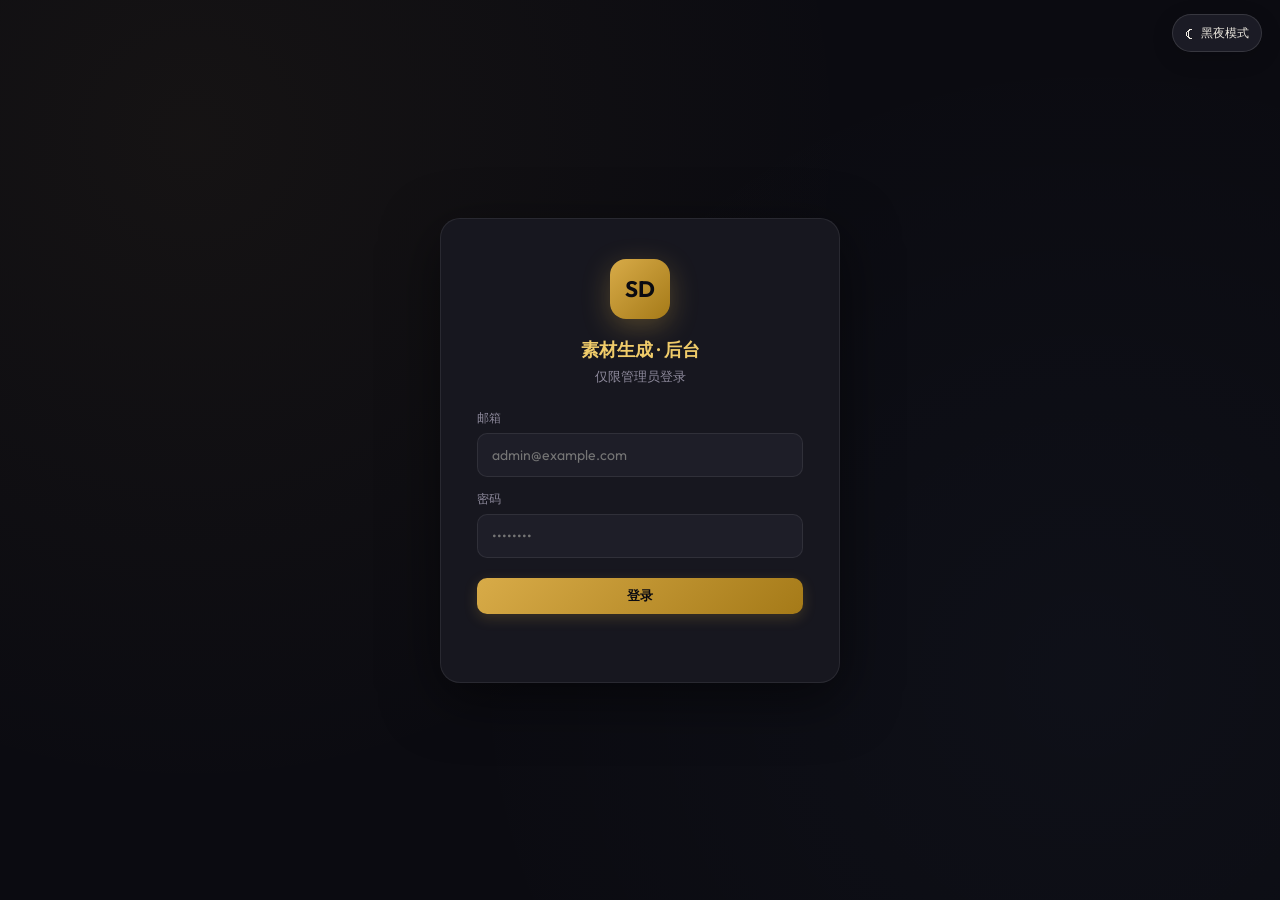
<file: admin.html>
<!DOCTYPE html>
<html lang="zh-CN" data-page="admin">
<head>
<meta charset="UTF-8" />
<meta name="viewport" content="width=device-width, initial-scale=1.0" />
<script>(function(){try{document.documentElement.dataset.theme=localStorage.getItem("sucai-theme")==="light"?"light":"dark"}catch(e){document.documentElement.dataset.theme="dark"}})();</script>
<title>素材生成 · 后台数据</title>
<link rel="preconnect" href="https://fonts.googleapis.com" />
<link rel="preconnect" href="https://fonts.gstatic.com" crossorigin />
<link href="https://fonts.googleapis.com/css2?family=Outfit:wght@300;400;500;600;700&display=swap" rel="stylesheet" />
<style>
:root{
  --gold:#D8AB48;--gold-soft:#F0CC6A;--gold-dark:#A57A18;
  --cream:#EDE9E0;--text-mute:#8E8A9C;--text-dim:#5A566A;
  --base-0:#0B0B11;--base-1:#13131A;--base-2:#17171F;--base-3:#1E1E28;
  --border-soft:rgba(255,255,255,.06);--border-line:rgba(255,255,255,.08);
  --green:#7FD89B;--red:#FF7B7B;--blue:#7BB0FF;--orange:#F4A857;
}
*{box-sizing:border-box;margin:0;padding:0}
body{
  font-family:'Outfit','PingFang SC',sans-serif;
  background:var(--base-0);color:var(--cream);min-height:100vh;
  background-image:radial-gradient(circle at 15% 15%,rgba(216,171,72,.05) 0%,transparent 50%),radial-gradient(circle at 85% 75%,rgba(123,176,255,.03) 0%,transparent 50%);
  background-attachment:fixed;
}
.container{max-width:1320px;margin:0 auto;padding:32px 28px}
header.top{display:flex;align-items:center;justify-content:space-between;margin-bottom:28px;flex-wrap:wrap;gap:16px}
.brand{display:flex;align-items:center;gap:12px}
.brand-icon{
  width:42px;height:42px;border-radius:12px;
  background:linear-gradient(135deg,var(--gold),var(--gold-dark));
  display:flex;align-items:center;justify-content:center;
  color:var(--base-0);font-weight:700;font-size:1.05rem;
  box-shadow:0 6px 20px rgba(216,171,72,.25);
}
.brand-text h1{font-size:1.18rem;font-weight:600;letter-spacing:.4px;color:var(--cream)}
.brand-text p{font-size:.75rem;color:var(--text-mute);margin-top:2px}
.user-bar{display:flex;align-items:center;gap:12px;font-size:.8rem;color:var(--text-mute)}
.user-bar .email{color:var(--cream);font-weight:500}
.btn{
  padding:9px 16px;border-radius:10px;border:1px solid var(--border-line);
  background:var(--base-2);color:var(--cream);font-family:inherit;font-size:.8125rem;
  cursor:pointer;transition:.2s;font-weight:500;
}
.btn:hover{background:var(--base-3);border-color:rgba(216,171,72,.3)}
.btn-primary{
  background:linear-gradient(135deg,var(--gold),var(--gold-dark));
  color:var(--base-0);border:none;font-weight:600;
  box-shadow:0 4px 14px rgba(216,171,72,.2);
}
.btn-primary:hover{box-shadow:0 6px 20px rgba(216,171,72,.3);transform:translateY(-1px)}
.btn-sm{padding:6px 12px;font-size:.75rem;border-radius:8px}

/* Login */
.login-wrap{
  min-height:100vh;display:flex;align-items:center;justify-content:center;padding:24px;
}
.login-card{
  background:var(--base-2);border:1px solid var(--border-line);border-radius:20px;
  padding:40px 36px;width:100%;max-width:400px;
  box-shadow:0 16px 56px rgba(0,0,0,.5);
  text-align:center;
}
.login-card .logo{
  width:60px;height:60px;border-radius:16px;margin:0 auto 18px;
  background:linear-gradient(135deg,var(--gold),var(--gold-dark));
  display:flex;align-items:center;justify-content:center;
  color:var(--base-0);font-weight:700;font-size:1.4rem;
  box-shadow:0 8px 28px rgba(216,171,72,.3);
}
.login-card h2{font-size:1.15rem;color:var(--gold-soft);margin-bottom:6px;font-weight:600}
.login-card p.sub{color:var(--text-mute);font-size:.8125rem;margin-bottom:24px}
.field{margin-bottom:14px;text-align:left}
.field label{display:block;font-size:.75rem;color:var(--text-mute);margin-bottom:6px;letter-spacing:.4px}
.field input{
  width:100%;padding:12px 14px;border:1px solid var(--border-line);border-radius:10px;
  background:var(--base-3);color:var(--cream);font-family:inherit;font-size:.875rem;
  outline:none;transition:.25s;
}
.field input:focus{border-color:rgba(216,171,72,.5);box-shadow:0 0 0 3px rgba(216,171,72,.1)}
.err-msg{color:var(--red);font-size:.75rem;margin-top:10px;min-height:18px;text-align:left}

/* Stats */
.stats-grid{display:grid;grid-template-columns:repeat(4,1fr);gap:16px;margin-bottom:28px}
.stat-card{
  background:var(--base-2);border:1px solid var(--border-line);border-radius:14px;
  padding:18px 20px;transition:.25s;
}
.stat-card:hover{border-color:rgba(216,171,72,.25);transform:translateY(-2px)}
.stat-card .label{font-size:.7rem;color:var(--text-mute);letter-spacing:.6px;text-transform:uppercase;margin-bottom:8px}
.stat-card .value{font-size:1.85rem;font-weight:600;color:var(--gold-soft);line-height:1}
.stat-card .delta{font-size:.7rem;color:var(--text-dim);margin-top:6px}

/* Tabs */
.tabs{display:flex;gap:4px;background:var(--base-2);padding:4px;border-radius:12px;border:1px solid var(--border-line);margin-bottom:20px;width:fit-content}
.tab{
  padding:9px 18px;border-radius:9px;font-size:.8125rem;color:var(--text-mute);
  cursor:pointer;font-weight:500;transition:.2s;border:none;background:transparent;font-family:inherit;
}
.tab.active{background:var(--base-3);color:var(--gold-soft)}
.tab:hover:not(.active){color:var(--cream)}

/* Filter bar */
.filters{
  display:flex;gap:10px;align-items:center;flex-wrap:wrap;margin-bottom:14px;
  padding:14px 16px;background:var(--base-2);border:1px solid var(--border-line);border-radius:12px;
}
.filters input,.filters select{
  padding:8px 12px;border:1px solid var(--border-line);border-radius:8px;
  background:var(--base-3);color:var(--cream);font-family:inherit;font-size:.8125rem;
  outline:none;min-width:140px;
}
.filters label{font-size:.7rem;color:var(--text-mute);letter-spacing:.4px}
.filters .spacer{flex:1}

/* Table */
.table-wrap{
  background:var(--base-2);border:1px solid var(--border-line);border-radius:14px;
  overflow:hidden;
}
table{width:100%;border-collapse:collapse;font-size:.8125rem}
thead{background:var(--base-3)}
th{
  text-align:left;padding:13px 16px;font-size:.7rem;color:var(--text-mute);
  letter-spacing:.6px;text-transform:uppercase;font-weight:500;border-bottom:1px solid var(--border-line);
}
td{padding:12px 16px;border-bottom:1px solid var(--border-soft);color:var(--cream)}
tbody tr:last-child td{border-bottom:none}
tbody tr:hover{background:rgba(216,171,72,.04)}
td .pill{
  display:inline-block;padding:3px 9px;border-radius:6px;font-size:.7rem;
  background:var(--base-3);color:var(--text-mute);
}
td .pill.success{background:rgba(127,216,155,.12);color:var(--green)}
td .pill.failed{background:rgba(255,123,123,.12);color:var(--red)}
td .pill.gold{background:rgba(216,171,72,.12);color:var(--gold-soft)}
td .pill.blue{background:rgba(123,176,255,.12);color:var(--blue)}
.nick{color:var(--gold-soft);font-weight:500}
.mono{font-family:'SF Mono',Menlo,Consolas,monospace;font-size:.72rem;color:var(--text-mute)}
.prompt-cell{max-width:320px;overflow:hidden;text-overflow:ellipsis;white-space:nowrap;cursor:help}
.empty{padding:60px 16px;text-align:center;color:var(--text-mute);font-size:.875rem}
.loading{padding:60px 16px;text-align:center;color:var(--text-mute);font-size:.875rem}
.loading::before{content:"⏳ ";margin-right:6px}
.pagination{display:flex;align-items:center;justify-content:center;gap:8px;margin-top:16px;font-size:.8rem;color:var(--text-mute)}
.pagination button{padding:6px 12px;border-radius:8px;border:1px solid var(--border-line);background:var(--base-2);color:var(--cream);cursor:pointer;font-size:.75rem}
.pagination button:disabled{opacity:.4;cursor:not-allowed}

.section{display:none}
.section.active{display:block}

.tag-chip{display:inline-block;padding:2px 8px;border-radius:6px;font-size:.7rem;margin-right:4px;background:var(--base-3);color:var(--text-mute)}

@media (max-width:880px){
  .stats-grid{grid-template-columns:repeat(2,1fr)}
  .container{padding:20px 16px}
  th,td{padding:10px 12px;font-size:.75rem}
  .prompt-cell{max-width:160px}
}

@keyframes fadeIn{from{opacity:0}to{opacity:1}}
.section.active{animation:fadeIn .25s ease-out}
</style>
<link rel="stylesheet" href="assets/theme.css" />
<script src="assets/theme.js" defer></script>
</head>
<body>

<!-- Login -->
<div id="loginView" class="login-wrap">
  <div class="login-card">
    <div class="logo">SD</div>
    <h2>素材生成 · 后台</h2>
    <p class="sub">仅限管理员登录</p>
    <div class="field">
      <label>邮箱</label>
      <input id="loginEmail" type="email" placeholder="admin@example.com" autocomplete="username"/>
    </div>
    <div class="field">
      <label>密码</label>
      <input id="loginPwd" type="password" placeholder="••••••••" autocomplete="current-password"/>
    </div>
    <button class="btn btn-primary" id="btnLogin" style="width:100%;margin-top:6px">登录</button>
    <div class="err-msg" id="loginErr"></div>
  </div>
</div>

<!-- Main -->
<div id="mainView" class="container" style="display:none">
  <header class="top">
    <div class="brand">
      <div class="brand-icon">SD</div>
      <div class="brand-text">
        <h1>素材生成 · 数据后台</h1>
        <p>使用记录 · 用户分析 · 操作留痕</p>
      </div>
    </div>
    <div class="user-bar">
      <span id="adminEmail" class="email">—</span>
      <button class="btn btn-sm" id="btnRefresh">刷新</button>
      <button class="btn btn-sm" id="btnLogout">退出</button>
    </div>
  </header>

  <div class="stats-grid">
    <div class="stat-card"><div class="label">总用户数</div><div class="value" id="statUsers">—</div><div class="delta" id="statUsersDelta"></div></div>
    <div class="stat-card"><div class="label">总操作数</div><div class="value" id="statEvents">—</div><div class="delta">所有事件累计</div></div>
    <div class="stat-card"><div class="label">今日操作</div><div class="value" id="statToday">—</div><div class="delta" id="statTodayDelta"></div></div>
    <div class="stat-card"><div class="label">本周生成图片</div><div class="value" id="statGenWeek">—</div><div class="delta">最近 7 天 · success</div></div>
  </div>

  <div class="tabs">
    <button class="tab active" data-sec="events">操作记录</button>
    <button class="tab" data-sec="users">用户列表</button>
    <button class="tab" data-sec="overview">服务商分布</button>
  </div>

  <!-- Section: Events -->
  <div class="section active" id="sec-events">
    <div class="filters">
      <label>事件类型</label>
      <select id="filterType">
        <option value="">全部</option>
        <option value="visit">访问</option>
        <option value="generate">生成</option>
        <option value="asset_click">点击素材</option>
        <option value="upload">上传素材</option>
        <option value="save_to_gallery">存入素材库</option>
      </select>
      <label>状态</label>
      <select id="filterStatus">
        <option value="">全部</option>
        <option value="success">成功</option>
        <option value="failed">失败</option>
      </select>
      <label>ERP</label>
      <input id="filterNick" type="text" placeholder="ERP 关键字"/>
      <label>关键词</label>
      <input id="filterPrompt" type="text" placeholder="Prompt 关键字"/>
      <div class="spacer"></div>
      <button class="btn btn-sm" id="btnExportCsv">导出 CSV</button>
    </div>
    <div class="table-wrap">
      <table>
        <thead>
          <tr>
            <th style="width:140px">时间</th>
            <th style="width:110px">ERP</th>
            <th style="width:90px">角色</th>
            <th style="width:100px">业务线</th>
            <th style="width:100px">事件</th>
            <th style="width:100px">服务商</th>
            <th style="width:80px">状态</th>
            <th>Prompt / 素材 / 备注</th>
          </tr>
        </thead>
        <tbody id="eventsBody">
          <tr><td colspan="8" class="loading">加载中…</td></tr>
        </tbody>
      </table>
    </div>
    <div class="pagination">
      <button id="evPrev">上一页</button>
      <span id="evPageInfo">—</span>
      <button id="evNext">下一页</button>
    </div>
  </div>

  <!-- Section: Users -->
  <div class="section" id="sec-users">
    <div class="filters">
      <label>搜索</label>
      <input id="userSearch" type="text" placeholder="ERP 关键字"/>
      <label>角色</label>
      <select id="userRoleFilter"><option value="">全部</option></select>
      <label>业务线</label>
      <select id="userBizFilter"><option value="">全部</option></select>
      <div class="spacer"></div>
      <span style="font-size:.75rem;color:var(--text-mute)" id="userCount"></span>
    </div>
    <div class="table-wrap">
      <table>
        <thead>
          <tr>
            <th>ERP</th>
            <th>角色</th>
            <th>业务线</th>
            <th>首次访问</th>
            <th>最近活跃</th>
            <th>操作数</th>
            <th>成功生成</th>
            <th>点击素材</th>
          </tr>
        </thead>
        <tbody id="usersBody">
          <tr><td colspan="8" class="loading">加载中…</td></tr>
        </tbody>
      </table>
    </div>
  </div>

  <!-- Section: Overview -->
  <div class="section" id="sec-overview">
    <div class="stats-grid" style="margin-bottom:0">
      <div class="stat-card"><div class="label">即梦 Jimeng</div><div class="value" id="prov-jimeng">—</div><div class="delta">成功生成次数</div></div>
      <div class="stat-card"><div class="label">Google Gemini</div><div class="value" id="prov-gemini">—</div><div class="delta">成功生成次数</div></div>
      <div class="stat-card"><div class="label">通义千问</div><div class="value" id="prov-qwen">—</div><div class="delta">成功生成次数</div></div>
      <div class="stat-card"><div class="label">OpenAI 兼容</div><div class="value" id="prov-openai">—</div><div class="delta">成功生成次数</div></div>
    </div>
    <div class="table-wrap" style="margin-top:20px">
      <table>
        <thead><tr><th>用户</th><th>成功</th><th>失败</th><th>成功率</th><th>最近一次</th></tr></thead>
        <tbody id="leaderboardBody"><tr><td colspan="5" class="loading">加载中…</td></tr></tbody>
      </table>
    </div>
  </div>
</div>

<script type="module">
import { createClient } from "https://esm.sh/@supabase/supabase-js@2";

const SUPABASE_URL="https://pznlbrtormfulrhmukwv.supabase.co";
const SUPABASE_ANON_KEY="eyJhbGciOiJIUzI1NiIsInR5cCI6IkpXVCJ9.eyJpc3MiOiJzdXBhYmFzZSIsInJlZiI6InB6bmxicnRvcm1mdWxyaG11a3d2Iiwicm9sZSI6ImFub24iLCJpYXQiOjE3Nzg2NTg5NjQsImV4cCI6MjA5NDIzNDk2NH0.w8nUGu9AfAewGM3c8UDUCEIkKN5EtclZa1R1rNTNaIw";

const sb = createClient(SUPABASE_URL, SUPABASE_ANON_KEY, {
  auth:{persistSession:true,autoRefreshToken:true}
});

const $ = s=>document.querySelector(s);
const PAGE_SIZE = 50;
let evPage = 0;
let evFilters = {};
let allUsers = [];

/* ================= Auth ================= */
async function checkAuth(){
  const { data:{ session } } = await sb.auth.getSession();
  if(session){
    showMain(session.user);
  }else{
    $("#loginView").style.display="flex";
    $("#mainView").style.display="none";
  }
}

$("#btnLogin").onclick = async ()=>{
  const email = $("#loginEmail").value.trim();
  const pwd = $("#loginPwd").value;
  $("#loginErr").textContent="";
  if(!email||!pwd){$("#loginErr").textContent="请输入邮箱和密码";return}
  $("#btnLogin").disabled=true;$("#btnLogin").textContent="登录中…";
  const { data, error } = await sb.auth.signInWithPassword({email,password:pwd});
  $("#btnLogin").disabled=false;$("#btnLogin").textContent="登录";
  if(error){$("#loginErr").textContent=error.message||"登录失败";return}
  showMain(data.user);
};

$("#loginPwd").addEventListener("keydown",e=>{if(e.key==="Enter")$("#btnLogin").click()});

$("#btnLogout").onclick = async ()=>{
  await sb.auth.signOut();
  location.reload();
};

function showMain(user){
  $("#loginView").style.display="none";
  $("#mainView").style.display="block";
  $("#adminEmail").textContent = user.email || "管理员";
  loadAll();
}

$("#btnRefresh").onclick = ()=>loadAll();

/* ================= Tabs ================= */
document.querySelectorAll(".tab").forEach(t=>{
  t.onclick = ()=>{
    document.querySelectorAll(".tab").forEach(x=>x.classList.remove("active"));
    document.querySelectorAll(".section").forEach(x=>x.classList.remove("active"));
    t.classList.add("active");
    $("#sec-"+t.dataset.sec).classList.add("active");
  };
});

/* ================= Load ================= */
async function loadAll(){
  await Promise.all([loadStats(), loadEvents(), loadUsers(), loadOverview()]);
}

async function loadStats(){
  const today = new Date(); today.setHours(0,0,0,0);
  const weekAgo = new Date(Date.now()-7*24*3600*1000);

  const [u, ev, tev, gen] = await Promise.all([
    sb.from("tracker_users").select("*",{count:"exact",head:true}),
    sb.from("tracker_events").select("*",{count:"exact",head:true}),
    sb.from("tracker_events").select("*",{count:"exact",head:true}).gte("created_at", today.toISOString()),
    sb.from("tracker_events").select("*",{count:"exact",head:true})
      .eq("event_type","generate").eq("status","success")
      .gte("created_at", weekAgo.toISOString())
  ]);
  $("#statUsers").textContent = u.count ?? 0;
  $("#statEvents").textContent = ev.count ?? 0;
  $("#statToday").textContent = tev.count ?? 0;
  $("#statGenWeek").textContent = gen.count ?? 0;

  // delta: today vs yesterday
  const yest = new Date(today.getTime()-24*3600*1000);
  const yev = await sb.from("tracker_events").select("*",{count:"exact",head:true})
    .gte("created_at", yest.toISOString()).lt("created_at", today.toISOString());
  const diff = (tev.count||0) - (yev.count||0);
  $("#statTodayDelta").textContent = diff>=0?`比昨日 +${diff}`:`比昨日 ${diff}`;
}

async function loadEvents(){
  let q = sb.from("tracker_events").select("*",{count:"exact"})
    .order("created_at",{ascending:false})
    .range(evPage*PAGE_SIZE, evPage*PAGE_SIZE+PAGE_SIZE-1);
  if(evFilters.type) q = q.eq("event_type", evFilters.type);
  if(evFilters.status) q = q.eq("status", evFilters.status);
  if(evFilters.nick) q = q.ilike("nickname", `%${evFilters.nick}%`);
  if(evFilters.prompt) q = q.ilike("prompt_preview", `%${evFilters.prompt}%`);
  const { data, error, count } = await q;
  const tbody = $("#eventsBody");
  if(error){tbody.innerHTML=`<tr><td colspan="8" class="empty">加载失败：${error.message}</td></tr>`;return}
  if(!data||!data.length){tbody.innerHTML=`<tr><td colspan="8" class="empty">暂无数据</td></tr>`;}
  else {
    tbody.innerHTML = data.map(rowToEventTr).join("");
  }
  const total = count||0;
  const totalPages = Math.max(1, Math.ceil(total/PAGE_SIZE));
  $("#evPageInfo").textContent = `第 ${evPage+1} / ${totalPages} 页 · 共 ${total} 条`;
  $("#evPrev").disabled = evPage===0;
  $("#evNext").disabled = evPage>=totalPages-1;
}

function rowToEventTr(r){
  const t = new Date(r.created_at);
  const time = `${String(t.getMonth()+1).padStart(2,"0")}-${String(t.getDate()).padStart(2,"0")} ${String(t.getHours()).padStart(2,"0")}:${String(t.getMinutes()).padStart(2,"0")}`;
  const evMap = {"generate":"生成","upload":"上传","visit":"访问","save_to_gallery":"存素材","asset_click":"点击素材"};
  const evClass = {"generate":"gold","upload":"blue","visit":"","save_to_gallery":"success","asset_click":"blue"};
  const ev = `<span class="pill ${evClass[r.event_type]||""}">${evMap[r.event_type]||r.event_type}</span>`;
  const provMap = {"jimeng":"即梦","gemini":"Gemini","qwen":"千问","openai":"OpenAI"};
  const prov = r.provider ? `<span class="pill">${provMap[r.provider]||r.provider}</span>` : '<span class="mono">—</span>';
  let st = '<span class="mono">—</span>';
  if(r.status==="success") st = '<span class="pill success">成功</span>';
  else if(r.status==="failed") st = '<span class="pill failed">失败</span>';

  const meta = r.meta || {};
  const role = meta._role || "";
  const biz = meta._business || "";
  const roleCell = role ? `<span class="pill">${esc(role)}</span>` : '<span class="mono">—</span>';
  const bizCell = biz ? `<span class="pill blue">${esc(biz)}</span>` : '<span class="mono">—</span>';

  let mainCell = "";
  if(r.event_type==="asset_click"){
    const lbl = meta.label || "";
    const src = meta.source==="user_upload" ? "用户上传" : (meta.source==="builtin"?"内置":"");
    mainCell = `<span class="prompt-cell" title="${esc(lbl+" · "+(r.prompt_preview||""))}">📷 ${esc(lbl)}${src?` <span class="tag-chip">${src}</span>`:""} <span class="mono">${esc((r.prompt_preview||"").slice(0,60))}</span></span>`;
  }else if(r.event_type==="upload"){
    mainCell = `<span class="mono">上传 ${meta.count||"?"} 张 · 分类: ${esc(meta.cat||"-")}</span>`;
  }else if(r.event_type==="save_to_gallery"){
    mainCell = `<span class="prompt-cell" title="${esc(r.prompt_preview||"")}">来自: ${esc(meta.source||"-")} · ${esc((r.prompt_preview||"").slice(0,80))}</span>`;
  }else{
    const prompt = r.prompt_preview || r.error_msg || "";
    mainCell = prompt ? `<span class="prompt-cell" title="${esc(prompt)}">${esc(prompt)}</span>` : '<span class="mono">—</span>';
  }

  return `<tr>
    <td class="mono">${time}</td>
    <td class="nick">${esc(r.nickname||"未命名")}</td>
    <td>${roleCell}</td>
    <td>${bizCell}</td>
    <td>${ev}</td>
    <td>${prov}</td>
    <td>${st}</td>
    <td>${mainCell}</td>
  </tr>`;
}

function esc(s){return String(s||"").replace(/[<>&"]/g,c=>({"<":"&lt;",">":"&gt;","&":"&amp;","\"":"&quot;"}[c]))}

$("#filterType").onchange = ()=>{evFilters.type=$("#filterType").value;evPage=0;loadEvents()};
$("#filterStatus").onchange = ()=>{evFilters.status=$("#filterStatus").value;evPage=0;loadEvents()};
let nickTimer, promptTimer;
$("#filterNick").oninput = ()=>{clearTimeout(nickTimer);nickTimer=setTimeout(()=>{evFilters.nick=$("#filterNick").value.trim();evPage=0;loadEvents()},350)};
$("#filterPrompt").oninput = ()=>{clearTimeout(promptTimer);promptTimer=setTimeout(()=>{evFilters.prompt=$("#filterPrompt").value.trim();evPage=0;loadEvents()},350)};
$("#evPrev").onclick = ()=>{if(evPage>0){evPage--;loadEvents()}};
$("#evNext").onclick = ()=>{evPage++;loadEvents()};

$("#btnExportCsv").onclick = async ()=>{
  let q = sb.from("tracker_events").select("created_at,nickname,device_id,event_type,provider,model,status,prompt_preview,error_msg,meta")
    .order("created_at",{ascending:false}).limit(5000);
  if(evFilters.type) q = q.eq("event_type", evFilters.type);
  if(evFilters.status) q = q.eq("status", evFilters.status);
  if(evFilters.nick) q = q.ilike("nickname", `%${evFilters.nick}%`);
  if(evFilters.prompt) q = q.ilike("prompt_preview", `%${evFilters.prompt}%`);
  const { data, error } = await q;
  if(error){alert("导出失败："+error.message);return}
  const header = ["时间","ERP","角色","业务线","设备ID","事件","服务商","模型","状态","Prompt","素材名","错误"];
  const rows = (data||[]).map(r=>{
    const m = r.meta||{};
    return [
      r.created_at, r.nickname, m._role||"", m._business||"",
      r.device_id, r.event_type, r.provider, r.model, r.status,
      (r.prompt_preview||"").replace(/\n/g," "),
      m.label||"", r.error_msg||""
    ];
  });
  const csv = [header, ...rows].map(r=>r.map(v=>`"${String(v??"").replace(/"/g,'""')}"`).join(",")).join("\n");
  const blob = new Blob(["\ufeff"+csv],{type:"text/csv;charset=utf-8"});
  const url = URL.createObjectURL(blob);
  const a = document.createElement("a");
  a.href=url;a.download=`tracker-events-${new Date().toISOString().slice(0,10)}.csv`;a.click();
  setTimeout(()=>URL.revokeObjectURL(url),1000);
};

/* ================= Users ================= */
async function loadUsers(){
  const { data:users, error } = await sb.from("tracker_users").select("*").order("last_seen",{ascending:false}).limit(500);
  if(error){$("#usersBody").innerHTML=`<tr><td colspan="8" class="empty">加载失败：${error.message}</td></tr>`;return}

  const { data:counts } = await sb.from("tracker_events")
    .select("device_id,event_type,status").limit(8000);
  const stats = {};
  (counts||[]).forEach(c=>{
    if(!stats[c.device_id]) stats[c.device_id]={total:0,gen:0,click:0};
    stats[c.device_id].total++;
    if(c.event_type==="generate"&&c.status==="success") stats[c.device_id].gen++;
    if(c.event_type==="asset_click") stats[c.device_id].click++;
  });

  allUsers = (users||[]).map(u=>({
    ...u,
    total: stats[u.device_id]?.total||0,
    gen: stats[u.device_id]?.gen||0,
    click: stats[u.device_id]?.click||0
  }));

  const roleSel = $("#userRoleFilter");
  const bizSel = $("#userBizFilter");
  const roles = [...new Set(allUsers.map(u=>u.role).filter(Boolean))];
  const bizs = [...new Set(allUsers.map(u=>u.business_line).filter(Boolean))];
  roleSel.innerHTML = '<option value="">全部</option>' + roles.map(r=>`<option value="${esc(r)}">${esc(r)}</option>`).join("");
  bizSel.innerHTML = '<option value="">全部</option>' + bizs.map(b=>`<option value="${esc(b)}">${esc(b)}</option>`).join("");

  renderUsers();
}

function renderUsers(){
  const kw = $("#userSearch").value.trim().toLowerCase();
  const roleFilter = $("#userRoleFilter").value;
  const bizFilter = $("#userBizFilter").value;
  let filtered = allUsers;
  if(kw) filtered = filtered.filter(u=>(u.erp||u.nickname||"").toLowerCase().includes(kw));
  if(roleFilter) filtered = filtered.filter(u=>u.role===roleFilter);
  if(bizFilter) filtered = filtered.filter(u=>u.business_line===bizFilter);
  $("#userCount").textContent = `共 ${filtered.length} 位用户`;
  if(!filtered.length){$("#usersBody").innerHTML=`<tr><td colspan="8" class="empty">暂无数据</td></tr>`;return}
  $("#usersBody").innerHTML = filtered.map(u=>{
    const first = u.created_at ? fmtDate(u.created_at) : "—";
    const last = u.last_seen ? fmtDate(u.last_seen) : "—";
    const erpV = u.erp || u.nickname || "未命名";
    const roleV = u.role ? `<span class="pill">${esc(u.role)}</span>` : '<span class="mono">—</span>';
    const bizV = u.business_line ? `<span class="pill blue">${esc(u.business_line)}</span>` : '<span class="mono">—</span>';
    return `<tr>
      <td class="nick" title="${esc(u.device_id||"")}">${esc(erpV)}</td>
      <td>${roleV}</td>
      <td>${bizV}</td>
      <td class="mono">${first}</td>
      <td class="mono">${last}</td>
      <td><span class="pill">${u.total}</span></td>
      <td><span class="pill gold">${u.gen}</span></td>
      <td><span class="pill">${u.click}</span></td>
    </tr>`;
  }).join("");
}

$("#userSearch").oninput = renderUsers;
$("#userRoleFilter").onchange = renderUsers;
$("#userBizFilter").onchange = renderUsers;

function fmtDate(s){
  const d = new Date(s);
  return `${d.getFullYear()}-${String(d.getMonth()+1).padStart(2,"0")}-${String(d.getDate()).padStart(2,"0")} ${String(d.getHours()).padStart(2,"0")}:${String(d.getMinutes()).padStart(2,"0")}`;
}

/* ================= Overview ================= */
async function loadOverview(){
  const { data } = await sb.from("tracker_events").select("provider,status,nickname,device_id,created_at")
    .eq("event_type","generate").limit(5000);
  const provSuccess = {jimeng:0,gemini:0,qwen:0,openai:0};
  const byUser = {};
  (data||[]).forEach(r=>{
    if(r.status==="success" && r.provider && provSuccess.hasOwnProperty(r.provider)) provSuccess[r.provider]++;
    const key = r.nickname||r.device_id||"未命名";
    if(!byUser[key]) byUser[key]={nick:r.nickname||"未命名",success:0,failed:0,last:r.created_at};
    if(r.status==="success") byUser[key].success++;
    else if(r.status==="failed") byUser[key].failed++;
    if(r.created_at > byUser[key].last) byUser[key].last = r.created_at;
  });
  $("#prov-jimeng").textContent = provSuccess.jimeng;
  $("#prov-gemini").textContent = provSuccess.gemini;
  $("#prov-qwen").textContent = provSuccess.qwen;
  $("#prov-openai").textContent = provSuccess.openai;

  const rows = Object.values(byUser).sort((a,b)=>b.success-a.success).slice(0,30);
  if(!rows.length){$("#leaderboardBody").innerHTML=`<tr><td colspan="5" class="empty">暂无数据</td></tr>`;return}
  $("#leaderboardBody").innerHTML = rows.map(r=>{
    const total = r.success+r.failed;
    const rate = total ? Math.round(r.success/total*100) : 0;
    return `<tr>
      <td class="nick">${esc(r.nick)}</td>
      <td><span class="pill success">${r.success}</span></td>
      <td><span class="pill failed">${r.failed}</span></td>
      <td>${rate}%</td>
      <td class="mono">${fmtDate(r.last)}</td>
    </tr>`;
  }).join("");
}

/* ================= Init ================= */
checkAuth();
</script>
</body>
</html>
</file>
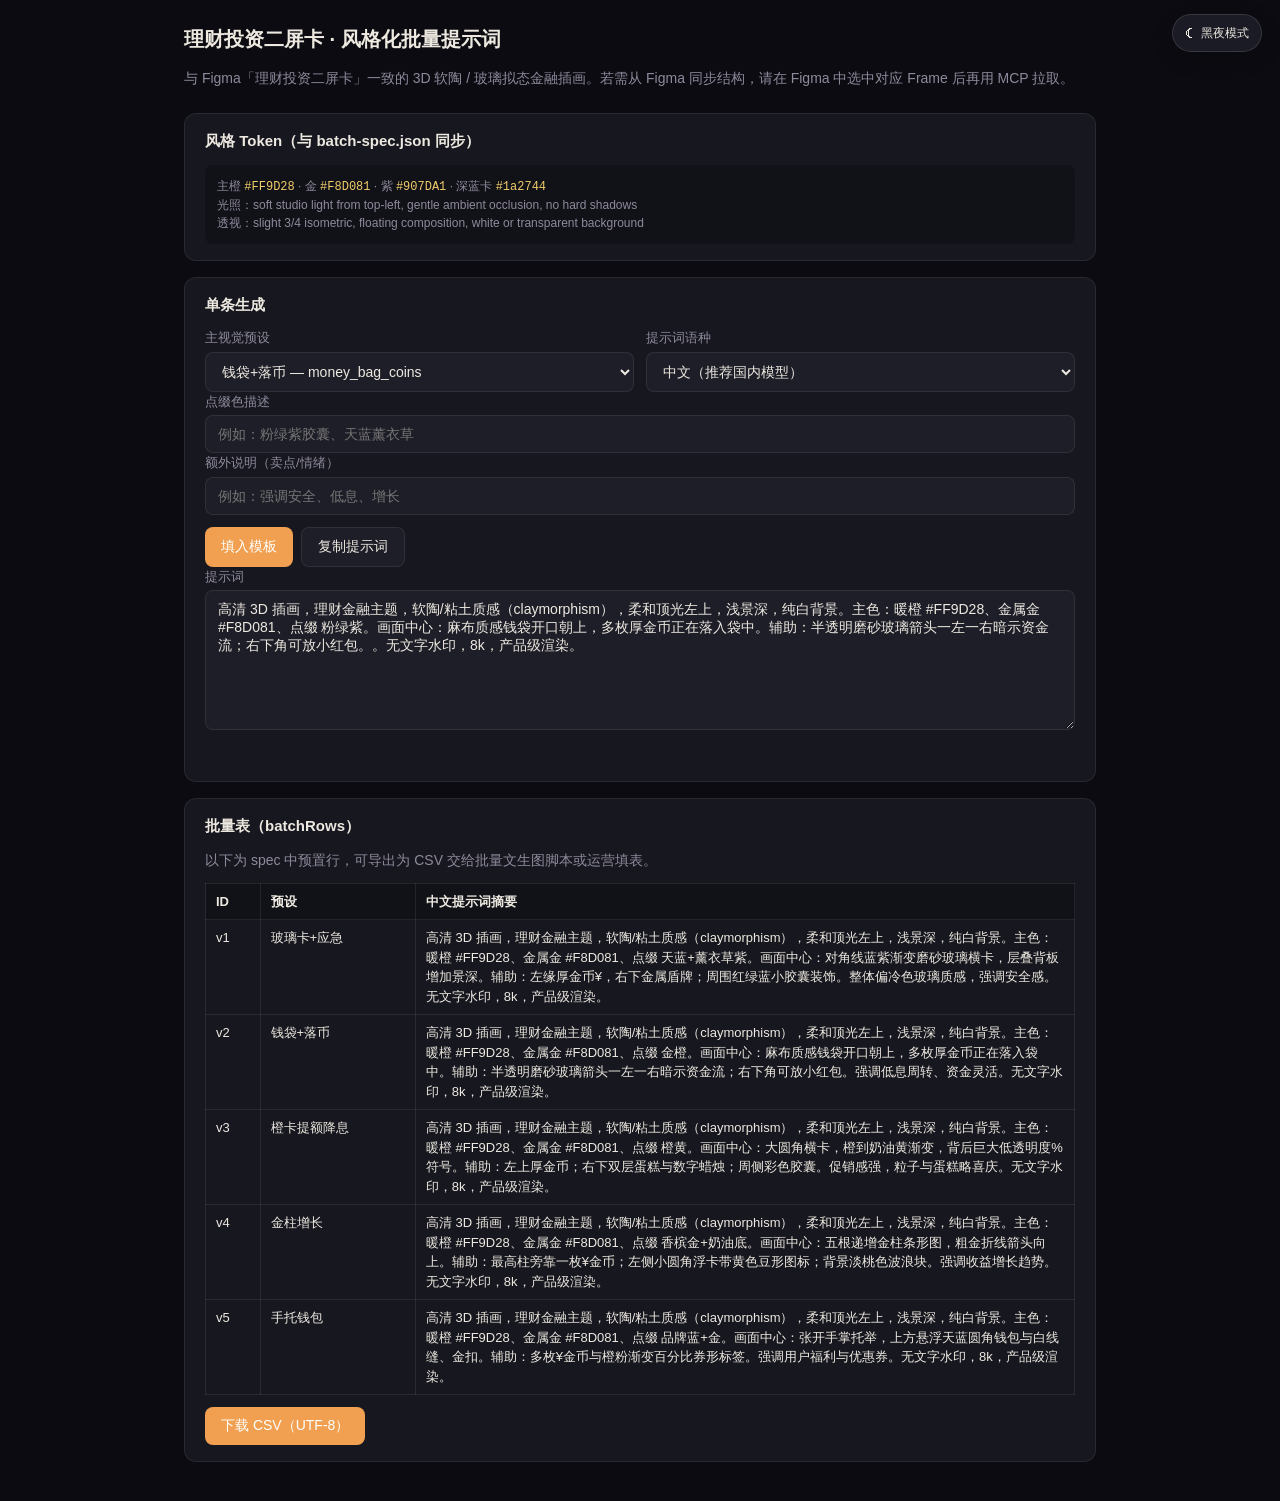
<file: batch-prompt.html>
<!doctype html>
<html lang="zh-CN" data-page="prompt">
<head>
  <meta charset="UTF-8" />
  <meta name="viewport" content="width=device-width, initial-scale=1.0" />
  <script>(function(){try{document.documentElement.dataset.theme=localStorage.getItem("sucai-theme")==="light"?"light":"dark"}catch(e){document.documentElement.dataset.theme="dark"}})();</script>
  <title>理财投资二屏卡 · 批量提示词</title>
  <style>
    :root {
      --bg: #f4f3f8;
      --card: #fff;
      --orange: #ff9d28;
      --text: #1a1a1a;
      --muted: #666;
      --border: #e8e6ef;
    }
    * { box-sizing: border-box; }
    body {
      margin: 0;
      font-family: -apple-system, BlinkMacSystemFont, "PingFang SC", "Helvetica Neue", sans-serif;
      background: var(--bg);
      color: var(--text);
      line-height: 1.5;
      padding: 24px;
      max-width: 960px;
      margin-left: auto;
      margin-right: auto;
    }
    h1 { font-size: 1.25rem; font-weight: 600; margin: 0 0 8px; }
    .sub { color: var(--muted); font-size: 0.875rem; margin-bottom: 24px; }
    section {
      background: var(--card);
      border: 1px solid var(--border);
      border-radius: 12px;
      padding: 16px 20px;
      margin-bottom: 16px;
    }
    h2 { font-size: 0.9375rem; margin: 0 0 12px; font-weight: 600; }
    label { display: block; font-size: 0.8125rem; color: var(--muted); margin-bottom: 4px; }
    select, textarea, input[type="text"] {
      width: 100%;
      padding: 10px 12px;
      border: 1px solid var(--border);
      border-radius: 8px;
      font-size: 0.875rem;
      font-family: inherit;
    }
    textarea { min-height: 140px; resize: vertical; }
    .row { display: grid; gap: 12px; grid-template-columns: 1fr 1fr; }
    @media (max-width: 640px) { .row { grid-template-columns: 1fr; } }
    .tokens {
      font-size: 0.75rem;
      color: var(--muted);
      background: #faf9fc;
      padding: 12px;
      border-radius: 8px;
      overflow-x: auto;
    }
    .tokens code { color: #5c4a7a; }
    .actions { display: flex; flex-wrap: wrap; gap: 8px; margin-top: 12px; }
    button {
      cursor: pointer;
      border: none;
      border-radius: 8px;
      padding: 10px 16px;
      font-size: 0.875rem;
      font-family: inherit;
    }
    .primary { background: var(--orange); color: #fff; font-weight: 500; }
    .secondary { background: #fff; border: 1px solid var(--border); color: var(--text); }
    .ok { color: #0a7; font-size: 0.8125rem; min-height: 1.25rem; margin-top: 8px; }
    table { width: 100%; border-collapse: collapse; font-size: 0.8125rem; }
    th, td { border: 1px solid var(--border); padding: 8px 10px; text-align: left; vertical-align: top; }
    th { background: #faf9fc; }
    .err { color: #c33; font-size: 0.875rem; }
  </style>
  <link rel="stylesheet" href="assets/theme.css" />
  <script src="assets/theme.js" defer></script>
</head>
<body>
  <h1>理财投资二屏卡 · 风格化批量提示词</h1>
  <p class="sub">与 Figma「理财投资二屏卡」一致的 3D 软陶 / 玻璃拟态金融插画。若需从 Figma 同步结构，请在 Figma 中选中对应 Frame 后再用 MCP 拉取。</p>

  <section>
    <h2>风格 Token（与 batch-spec.json 同步）</h2>
    <div class="tokens" id="tokenPreview">加载中…</div>
  </section>

  <section>
    <h2>单条生成</h2>
    <div class="row">
      <div>
        <label for="preset">主视觉预设</label>
        <select id="preset"></select>
      </div>
      <div>
        <label for="lang">提示词语种</label>
        <select id="lang">
          <option value="zh">中文（推荐国内模型）</option>
          <option value="en">English（MJ / SD XL）</option>
        </select>
      </div>
    </div>
    <label for="accent">点缀色描述</label>
    <input type="text" id="accent" placeholder="例如：粉绿紫胶囊、天蓝薰衣草" />
    <label for="extra">额外说明（卖点/情绪）</label>
    <input type="text" id="extra" placeholder="例如：强调安全、低息、增长" />
    <div class="actions">
      <button type="button" class="primary" id="btnFill">填入模板</button>
      <button type="button" class="secondary" id="btnCopy">复制提示词</button>
    </div>
    <label for="out">提示词</label>
    <textarea id="out" readonly></textarea>
    <div class="ok" id="msg"></div>
  </section>

  <section>
    <h2>批量表（batchRows）</h2>
    <p class="sub" style="margin:0 0 12px;">以下为 spec 中预置行，可导出为 CSV 交给批量文生图脚本或运营填表。</p>
    <div id="batchErr" class="err"></div>
    <div style="overflow-x:auto;">
      <table>
        <thead>
          <tr>
            <th>ID</th>
            <th>预设</th>
            <th>中文提示词摘要</th>
          </tr>
        </thead>
        <tbody id="batchBody"></tbody>
      </table>
    </div>
    <div class="actions">
      <button type="button" class="primary" id="btnCsv">下载 CSV（UTF-8）</button>
    </div>
  </section>

  <script>
    const specUrl = "./batch-spec.json";

    function escapeCsv(s) {
      const t = String(s).replace(/"/g, '""');
      return '"' + t + '"';
    }

    function fillTemplate(spec, lang, hero, support, accent, extra) {
      const o = spec.styleTokens.palette.orangePrimary;
      const g = spec.styleTokens.palette.goldMetal;
      let tpl = lang === "zh" ? spec.promptTemplateZh : spec.promptTemplateEn;
      return tpl
        .replace(/\{\{orange\}\}/g, o)
        .replace(/\{\{gold\}\}/g, g)
        .replace(/\{\{accent\}\}/g, accent || "粉绿紫")
        .replace(/\{\{hero\}\}/g, hero)
        .replace(/\{\{support\}\}/g, support)
        .replace(/\{\{extra\}\}/g, extra || "");
    }

    async function main() {
      let spec;
      try {
        const r = await fetch(specUrl);
        spec = await r.json();
      } catch (e) {
        document.getElementById("batchErr").textContent =
          "无法加载 batch-spec.json，请用本地静态服务打开本页（例如：python3 -m http.server），或直接双击若浏览器允许 file:// 读 JSON。";
        return;
      }

      const presetSel = document.getElementById("preset");
      spec.heroPresets.forEach((p) => {
        const opt = document.createElement("option");
        opt.value = p.id;
        opt.textContent = p.label + " — " + p.id;
        presetSel.appendChild(opt);
      });

      const pal = spec.styleTokens.palette;
      document.getElementById("tokenPreview").innerHTML =
        "主橙 <code>" + pal.orangePrimary + "</code> · 金 <code>" + pal.goldMetal + "</code> · 紫 <code>" +
        pal.purpleAccent + "</code> · 深蓝卡 <code>" + pal.navyCard + "</code><br/>" +
        "光照：" + spec.styleTokens.lighting + "<br/>透视：" + spec.styleTokens.perspective;

      function currentPrompt() {
        const pid = presetSel.value;
        const p = spec.heroPresets.find((x) => x.id === pid);
        const lang = document.getElementById("lang").value;
        const accent = document.getElementById("accent").value.trim();
        const extra = document.getElementById("extra").value.trim();
        return fillTemplate(spec, lang, p.hero, p.support, accent, extra);
      }

      document.getElementById("btnFill").onclick = () => {
        document.getElementById("out").value = currentPrompt();
        document.getElementById("msg").textContent = "";
      };

      document.getElementById("btnCopy").onclick = async () => {
        const t = document.getElementById("out").value || currentPrompt();
        try {
          await navigator.clipboard.writeText(t);
          document.getElementById("msg").textContent = "已复制到剪贴板";
        } catch {
          document.getElementById("msg").textContent = "复制失败，请手动全选复制";
        }
      };

      const tbody = document.getElementById("batchBody");
      const rows = [];
      spec.batchRows.forEach((row) => {
        const preset = spec.heroPresets.find((h) => h.id === row.heroPresetId);
        const zh = preset
          ? fillTemplate(spec, "zh", preset.hero, preset.support, row.accent, row.extra)
          : "(预设未找到)";
        const tr = document.createElement("tr");
        tr.innerHTML =
          "<td>" +
          row.id +
          "</td><td>" +
          (preset ? preset.label : row.heroPresetId) +
          "</td><td style='max-width:420px;white-space:pre-wrap;'>" +
          zh.replace(/</g, "&lt;") +
          "</td>";
        tbody.appendChild(tr);
        rows.push({ id: row.id, heroPresetId: row.heroPresetId, prompt_zh: zh });
      });

      document.getElementById("btnCsv").onclick = () => {
        const header = "id,heroPresetId,prompt_zh\n";
        const body = rows
          .map((r) => escapeCsv(r.id) + "," + escapeCsv(r.heroPresetId) + "," + escapeCsv(r.prompt_zh))
          .join("\n");
        const blob = new Blob(["\ufeff" + header + body], { type: "text/csv;charset=utf-8" });
        const a = document.createElement("a");
        a.href = URL.createObjectURL(blob);
        a.download = "figma-second-screen-prompts.csv";
        a.click();
        URL.revokeObjectURL(a.href);
      };

      document.getElementById("btnFill").click();
    }

    main();
  </script>
</body>
</html>
</file>
<file: assets/theme.css>
/* Shared light/dark theme controls */
:root{color-scheme:dark}
html[data-theme="light"]{color-scheme:light}

.theme-switcher{
  position:fixed;top:14px;right:18px;z-index:1000001;
  display:inline-flex;align-items:center;gap:8px;
  min-height:38px;padding:7px 12px;border:1px solid var(--theme-switch-border,rgba(255,255,255,.12));
  border-radius:999px;background:var(--theme-switch-bg,rgba(30,30,40,.88));
  color:var(--theme-switch-text,#EDE9E0);font:500 .75rem/1 "Outfit","PingFang SC",sans-serif;
  box-shadow:0 6px 22px rgba(0,0,0,.16);backdrop-filter:blur(14px);-webkit-backdrop-filter:blur(14px);
  cursor:pointer;transition:background-color .22s,border-color .22s,color .22s,transform .22s,box-shadow .22s;
}
.theme-switcher:hover{transform:translateY(-1px);border-color:var(--theme-switch-hover-border,rgba(216,171,72,.5));box-shadow:0 8px 26px rgba(0,0,0,.2)}
.theme-switcher:focus-visible{outline:2px solid var(--gold,#D8AB48);outline-offset:3px}
.theme-switcher__icon{font-size:1rem;line-height:1;transform:translateY(-.5px)}
.theme-switcher__label{white-space:nowrap}

html[data-theme="light"]{
  --theme-switch-bg:rgba(31,39,47,.94);
  --theme-switch-border:rgba(255,255,255,.12);
  --theme-switch-text:#F8F5EE;
  --theme-switch-hover-border:rgba(226,184,86,.8);
}

/* Main material workspace */
html[data-page="workspace"]{
  --onboarding-backdrop:rgba(8,8,12,.88);
  --onboarding-shadow:0 20px 64px rgba(0,0,0,.7);
}
html[data-page="workspace"][data-theme="light"]{
  --bg:#F2F5F7;--bg2:#EAF0F3;--surface:#FFFFFF;--elevated:#F5F7F8;--hover:#E9EEF1;
  --border:rgba(42,55,66,.11);--border-active:rgba(166,112,24,.42);
  --gold:#B27A20;--gold-l:#78500E;--gold-dim:rgba(178,122,32,.12);--gold-glow:rgba(178,122,32,.07);
  --blue:#3564A8;--green:#167A59;--red:#C14C4C;--orange:#B86120;
  --text:#202830;--text2:#5E6973;--muted:#8D98A2;
  --shadow:0 8px 28px rgba(34,48,59,.08);--shadow-lg:0 18px 52px rgba(34,48,59,.14);
  --glass:rgba(255,255,255,.74);
  --onboarding-backdrop:rgba(232,238,241,.9);
  --onboarding-shadow:0 24px 70px rgba(36,50,61,.18);
}
html[data-page="workspace"][data-theme="light"] body::before{
  background:radial-gradient(ellipse 72% 42% at 12% -8%,rgba(226,184,86,.15),transparent 64%),radial-gradient(ellipse 58% 46% at 100% 92%,rgba(74,116,164,.11),transparent 68%),linear-gradient(135deg,rgba(255,255,255,.3),transparent 48%),var(--bg);
}
html[data-page="workspace"][data-theme="light"] header{background:rgba(249,251,252,.86);box-shadow:0 1px 0 rgba(255,255,255,.9)}
html[data-page="workspace"][data-theme="light"] header::after{opacity:.62}
html[data-page="workspace"][data-theme="light"] .tabs{background:rgba(246,249,250,.9)}
html[data-page="workspace"][data-theme="light"] .profile-back,
html[data-page="workspace"][data-theme="light"] .profile-summary{
  background:rgba(255,255,255,.9);border-color:rgba(42,55,66,.12);color:var(--text);
  box-shadow:0 6px 20px rgba(34,48,59,.1);
}
html[data-page="workspace"][data-theme="light"] .profile-back:hover{border-color:rgba(178,122,32,.42);box-shadow:0 8px 24px rgba(34,48,59,.14)}
html[data-page="workspace"][data-theme="light"] .upload-zone{border-color:rgba(54,73,87,.2);background:rgba(255,255,255,.66)}
html[data-page="workspace"][data-theme="light"] .upload-zone:hover,
html[data-page="workspace"][data-theme="light"] .upload-zone.dragover{background:#FFFCF5;box-shadow:inset 0 0 0 1px rgba(178,122,32,.08)}
html[data-page="workspace"][data-theme="light"] .gallery-item,
html[data-page="workspace"][data-theme="light"] .form-section,
html[data-page="workspace"][data-theme="light"] .ai-section,
html[data-page="workspace"][data-theme="light"] .batch-card,
html[data-page="workspace"][data-theme="light"] .gen-card{box-shadow:0 1px 2px rgba(34,48,59,.035),0 8px 24px rgba(34,48,59,.045)}
html[data-page="workspace"][data-theme="light"] .field input,
html[data-page="workspace"][data-theme="light"] .field textarea,
html[data-page="workspace"][data-theme="light"] .field select{box-shadow:inset 0 1px 1px rgba(34,48,59,.035)}
html[data-page="workspace"][data-theme="light"] .field input:focus,
html[data-page="workspace"][data-theme="light"] .field textarea:focus,
html[data-page="workspace"][data-theme="light"] .field select:focus{box-shadow:0 0 0 3px rgba(178,122,32,.1)}
html[data-page="workspace"][data-theme="light"] .filter-btn.active,
html[data-page="workspace"][data-theme="light"] .mode-chip.active{
  background:linear-gradient(135deg,#304B5D,#426A80);color:#FFFFFF;border-color:transparent;
  box-shadow:0 6px 16px rgba(48,75,93,.18);text-shadow:0 1px 1px rgba(18,32,41,.18);
}
html[data-page="workspace"][data-theme="light"] .btn-primary{background:linear-gradient(135deg,#E5BD60,#B8781D);color:#201A10;box-shadow:0 6px 16px rgba(178,122,32,.18)}
html[data-page="workspace"][data-theme="light"] .gallery-item .cat-tag{
  background:#E6EDF1;color:#40596A;border:1px solid #D2DEE5;
  box-shadow:inset 0 1px 0 rgba(255,255,255,.85);backdrop-filter:none;
}
html[data-page="workspace"][data-theme="light"] .gallery-item.selected{
  border-color:#65869B;box-shadow:0 0 0 2px rgba(101,134,155,.16),0 14px 36px rgba(34,48,59,.11);
}
html[data-page="workspace"][data-theme="light"] .filter-btn:hover,
html[data-page="workspace"][data-theme="light"] .mode-chip:hover,
html[data-page="workspace"][data-theme="light"] .mini-gallery img:hover,
html[data-page="workspace"][data-theme="light"] .asset-picker .ap-item:hover{border-color:rgba(54,73,87,.24)}
html[data-page="workspace"][data-theme="light"] .gallery-item:hover,
html[data-page="workspace"][data-theme="light"] .gen-card:hover{border-color:rgba(54,73,87,.18);box-shadow:0 18px 42px rgba(34,48,59,.13)}
html[data-page="workspace"][data-theme="light"] .modal-overlay{background:rgba(28,37,45,.42)}
html[data-page="workspace"][data-theme="light"] ::-webkit-scrollbar-thumb{background:rgba(55,69,80,.18)}
html[data-page="workspace"][data-theme="light"] ::-webkit-scrollbar-thumb:hover{background:rgba(55,69,80,.28)}

/* Admin dashboard */
html[data-page="admin"][data-theme="light"]{
  --gold:#B27A20;--gold-soft:#78500E;--gold-dark:#8F5B10;
  --cream:#202830;--text-mute:#65717B;--text-dim:#939DA5;
  --base-0:#F2F5F7;--base-1:#EDF1F3;--base-2:#FFFFFF;--base-3:#F2F5F6;
  --border-soft:rgba(42,55,66,.07);--border-line:rgba(42,55,66,.12);
  --green:#167A59;--red:#C14C4C;--blue:#3564A8;--orange:#B86120;
}
html[data-page="admin"][data-theme="light"] body{
  background-image:radial-gradient(circle at 12% 8%,rgba(226,184,86,.15) 0%,transparent 42%),radial-gradient(circle at 92% 82%,rgba(74,116,164,.11) 0%,transparent 48%);
}
html[data-page="admin"][data-theme="light"] .login-card{box-shadow:0 24px 68px rgba(36,50,61,.15);border-color:rgba(42,55,66,.13)}
html[data-page="admin"][data-theme="light"] .stat-card,
html[data-page="admin"][data-theme="light"] .filters,
html[data-page="admin"][data-theme="light"] .table-wrap{box-shadow:0 8px 26px rgba(34,48,59,.055)}
html[data-page="admin"][data-theme="light"] tbody tr:hover{background:rgba(53,100,168,.045)}
html[data-page="admin"][data-theme="light"] .tab.active{background:#27323B;color:#F3CF78}
html[data-page="admin"][data-theme="light"] .field input:focus{box-shadow:0 0 0 3px rgba(178,122,32,.1)}
html[data-page="admin"][data-theme="light"] .brand-icon,
html[data-page="admin"][data-theme="light"] .login-card .logo,
html[data-page="admin"][data-theme="light"] .btn-primary{color:#201A10}
html[data-page="admin"][data-theme="light"] .btn-primary{background:linear-gradient(135deg,#E5BD60,#B8781D);box-shadow:0 7px 18px rgba(178,122,32,.2)}

/* Batch prompt page: dark is the shared default; light restores its bright palette. */
html[data-page="prompt"]{
  --bg:#0B0B11;--card:#17171F;--orange:#F0A050;--text:#EDE9E0;--muted:#8E8A9C;--border:rgba(255,255,255,.08);
  --field-bg:#1E1E28;--soft-bg:#111118;--code:#F0CC6A;--success:#5CE0A0;--danger:#FF7B7B;
}
html[data-page="prompt"][data-theme="light"]{
  --bg:#F2F5F7;--card:#FFFFFF;--orange:#B86120;--text:#202830;--muted:#65717B;--border:#DDE4E8;
  --field-bg:#F7F9FA;--soft-bg:#EDF2F4;--code:#78500E;--success:#167A59;--danger:#C14C4C;
}
html[data-page="prompt"][data-theme="light"] body{background-image:radial-gradient(circle at 8% 0%,rgba(226,184,86,.14),transparent 35%),radial-gradient(circle at 100% 100%,rgba(74,116,164,.1),transparent 42%);background-attachment:fixed}
html[data-page="prompt"][data-theme="light"] section{box-shadow:0 8px 28px rgba(34,48,59,.055)}
html[data-page="prompt"][data-theme="light"] .primary{background:linear-gradient(135deg,#E5BD60,#B8781D);color:#201A10;box-shadow:0 5px 14px rgba(178,122,32,.18)}
html[data-page="prompt"] select,
html[data-page="prompt"] textarea,
html[data-page="prompt"] input[type="text"]{background:var(--field-bg);color:var(--text)}
html[data-page="prompt"] .tokens,
html[data-page="prompt"] th{background:var(--soft-bg)}
html[data-page="prompt"] .tokens code{color:var(--code)}
html[data-page="prompt"] .secondary{background:var(--field-bg);color:var(--text)}
html[data-page="prompt"] .ok{color:var(--success)}
html[data-page="prompt"] .err{color:var(--danger)}

@media(max-width:640px){
  .theme-switcher{top:10px;right:10px;width:38px;min-height:38px;padding:0;justify-content:center}
  .theme-switcher__label{display:none}
  html[data-page="workspace"] header{padding-left:54px;padding-right:54px}
}

@media(prefers-reduced-motion:reduce){.theme-switcher{transition:none}}
</file>
